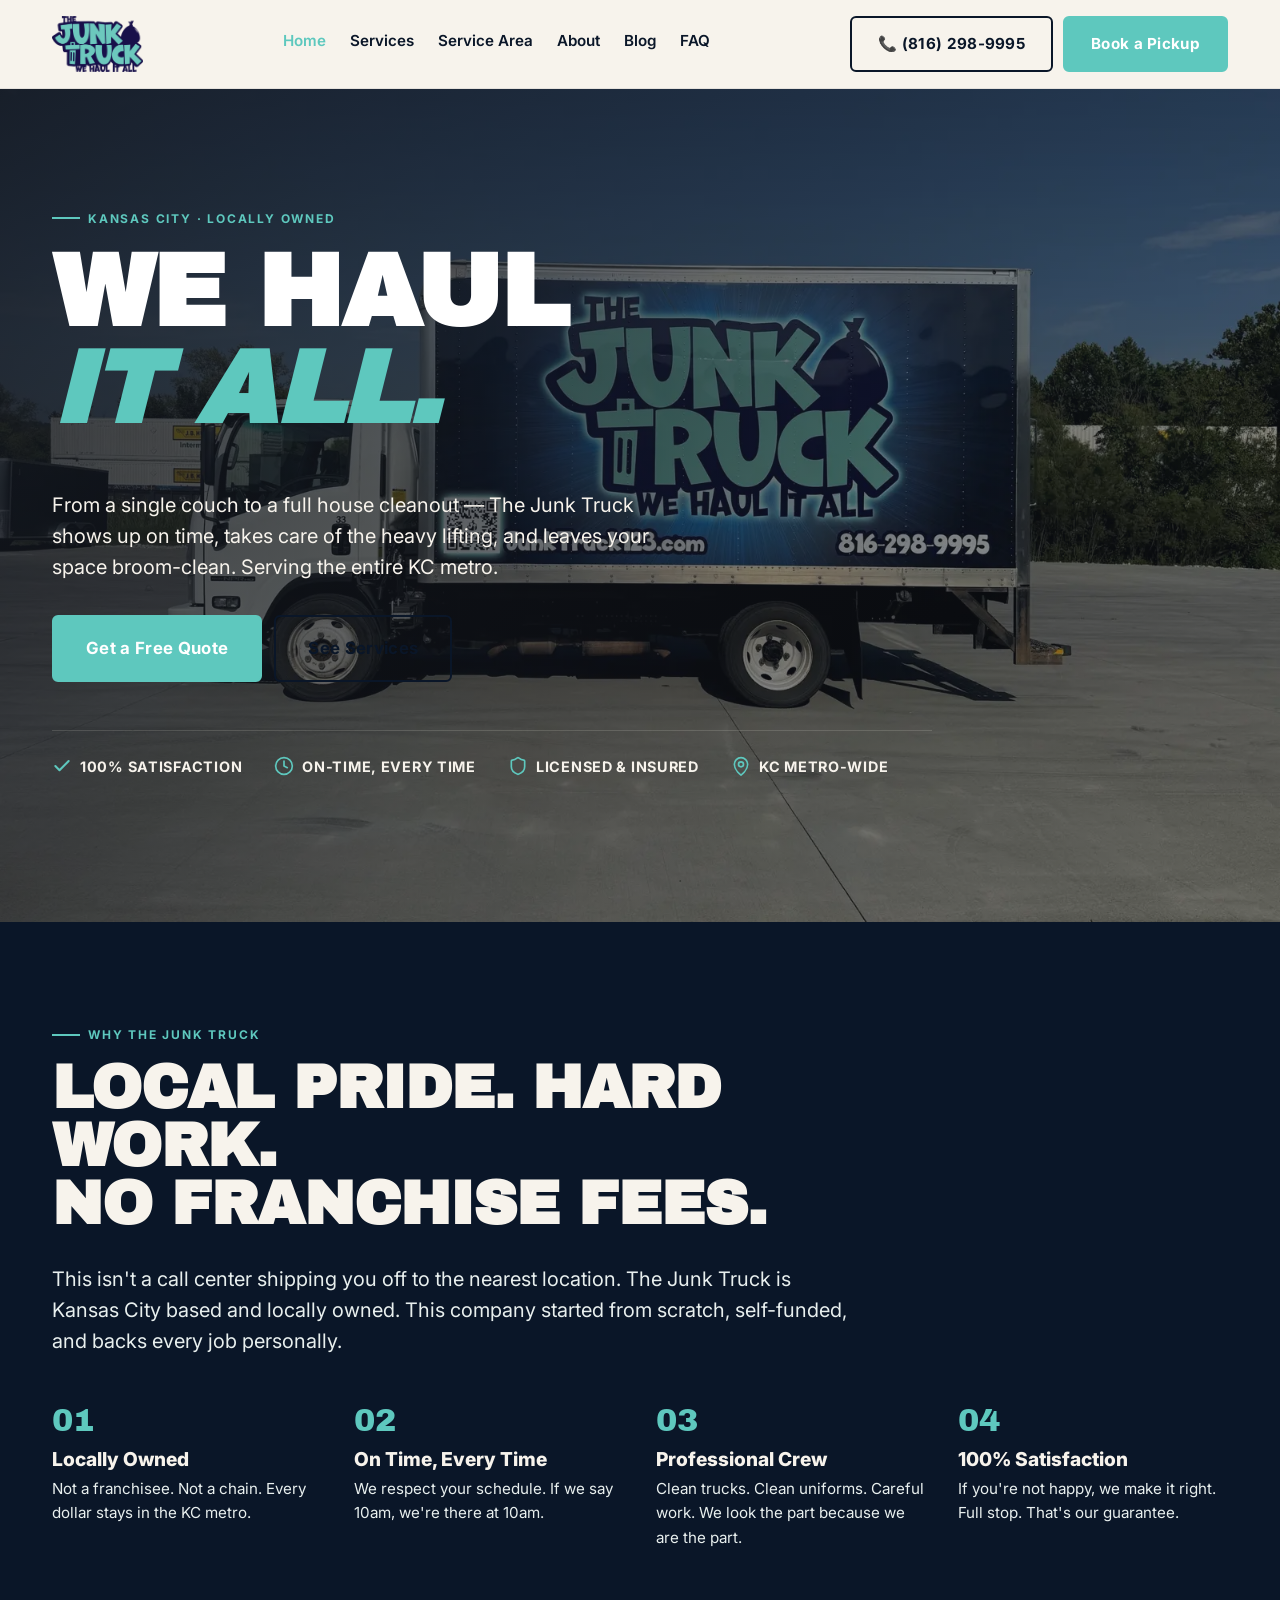
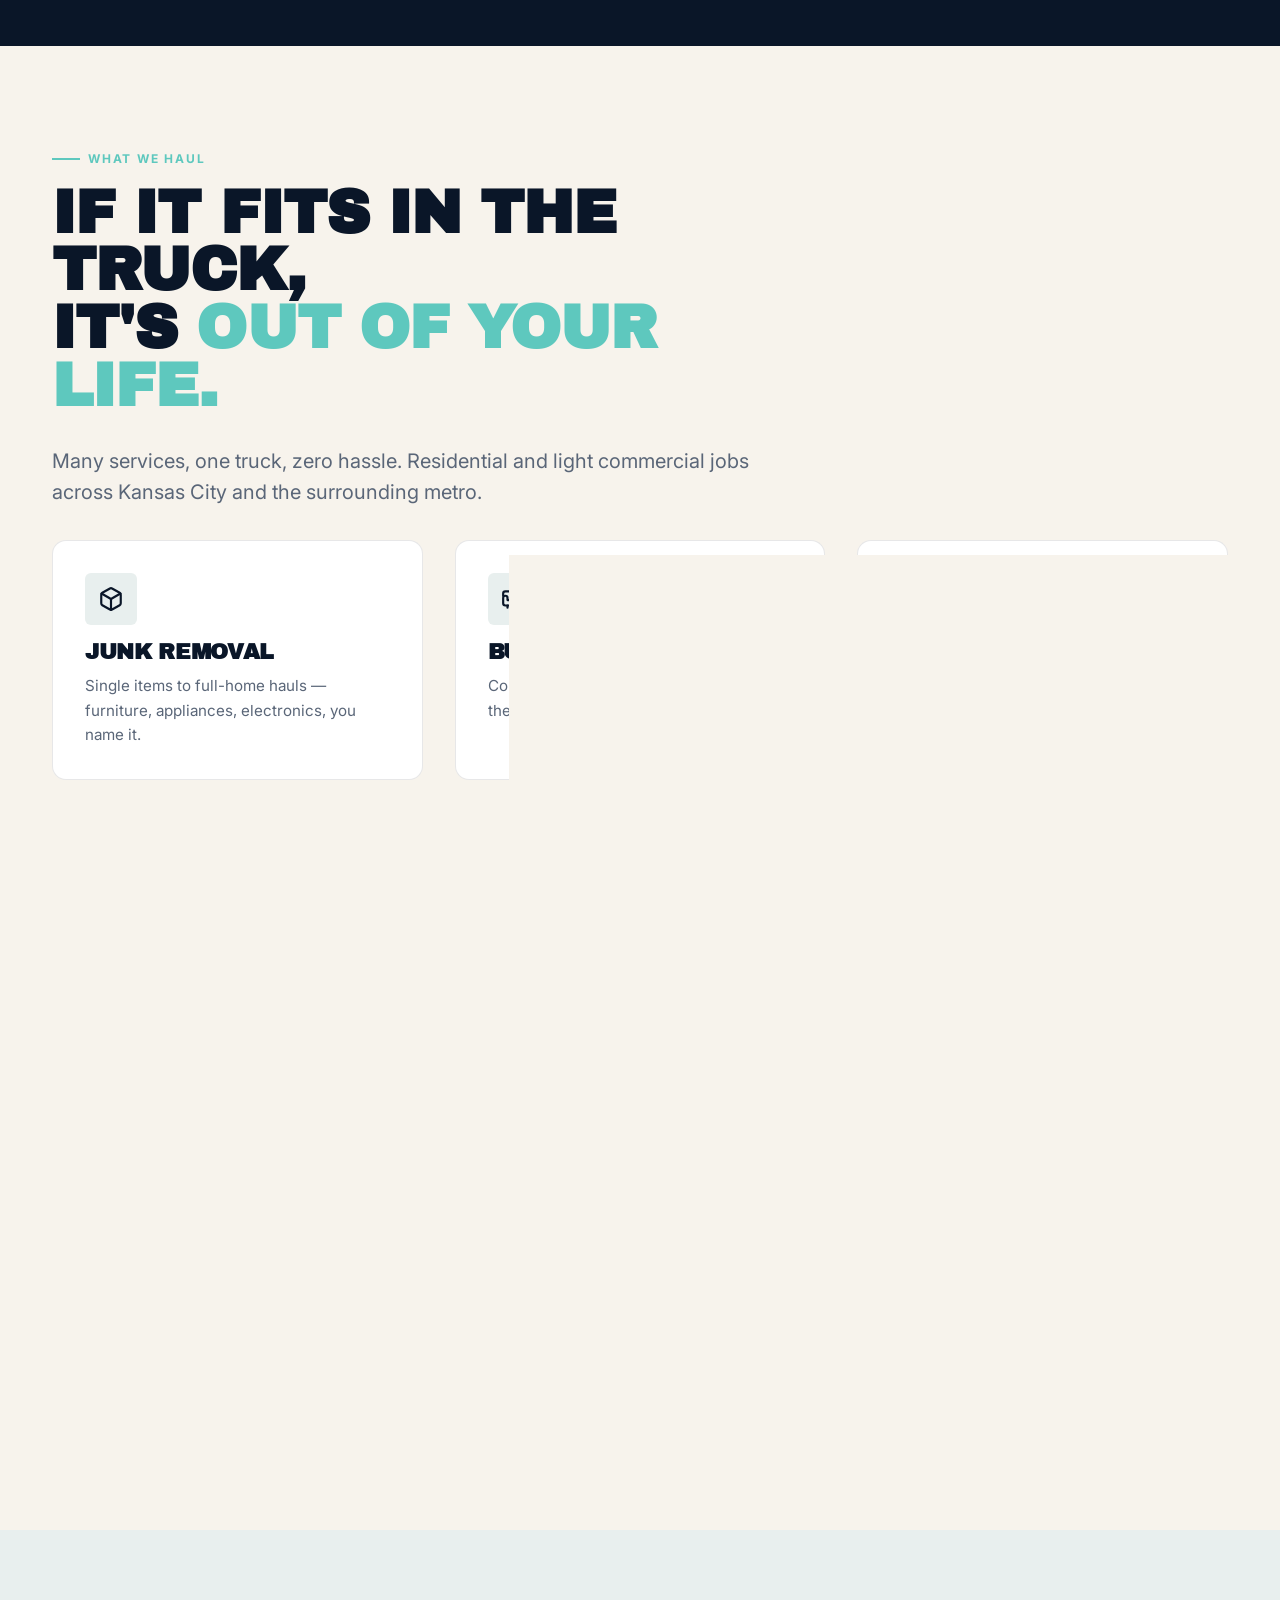
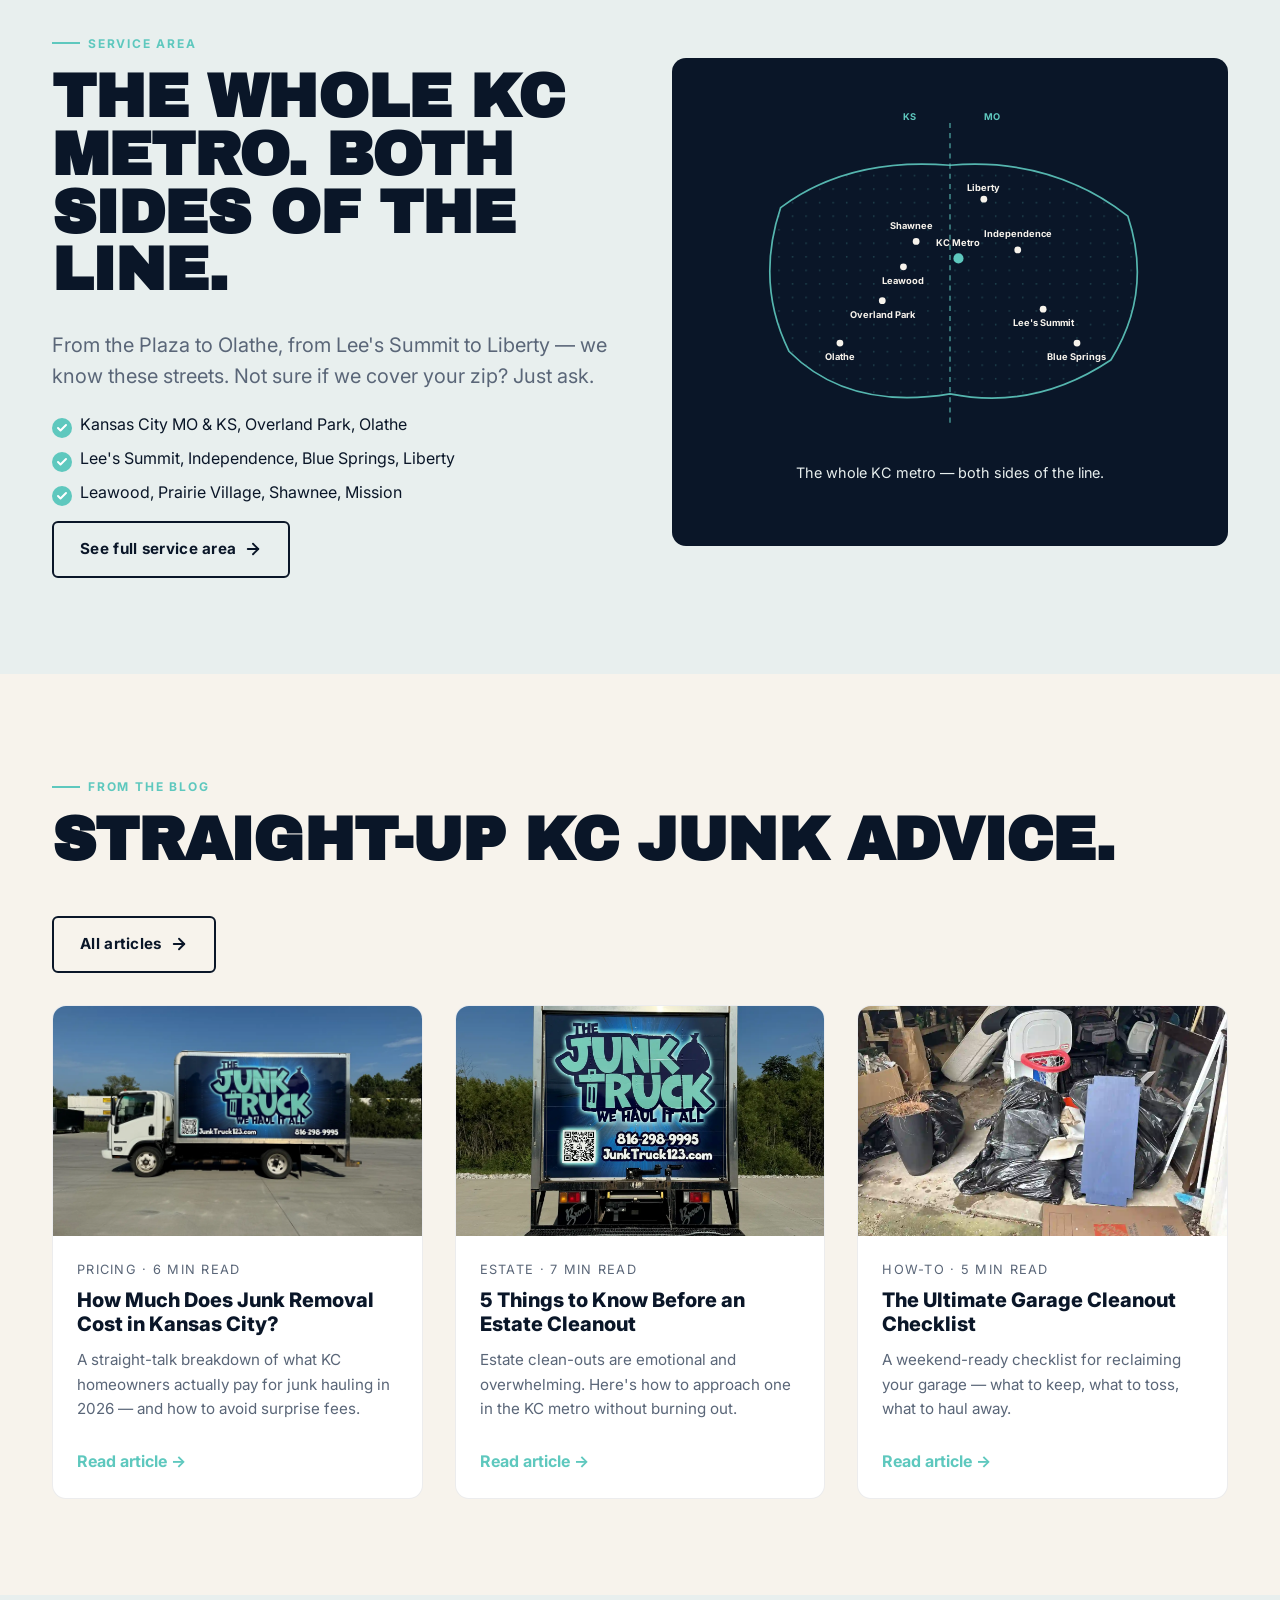
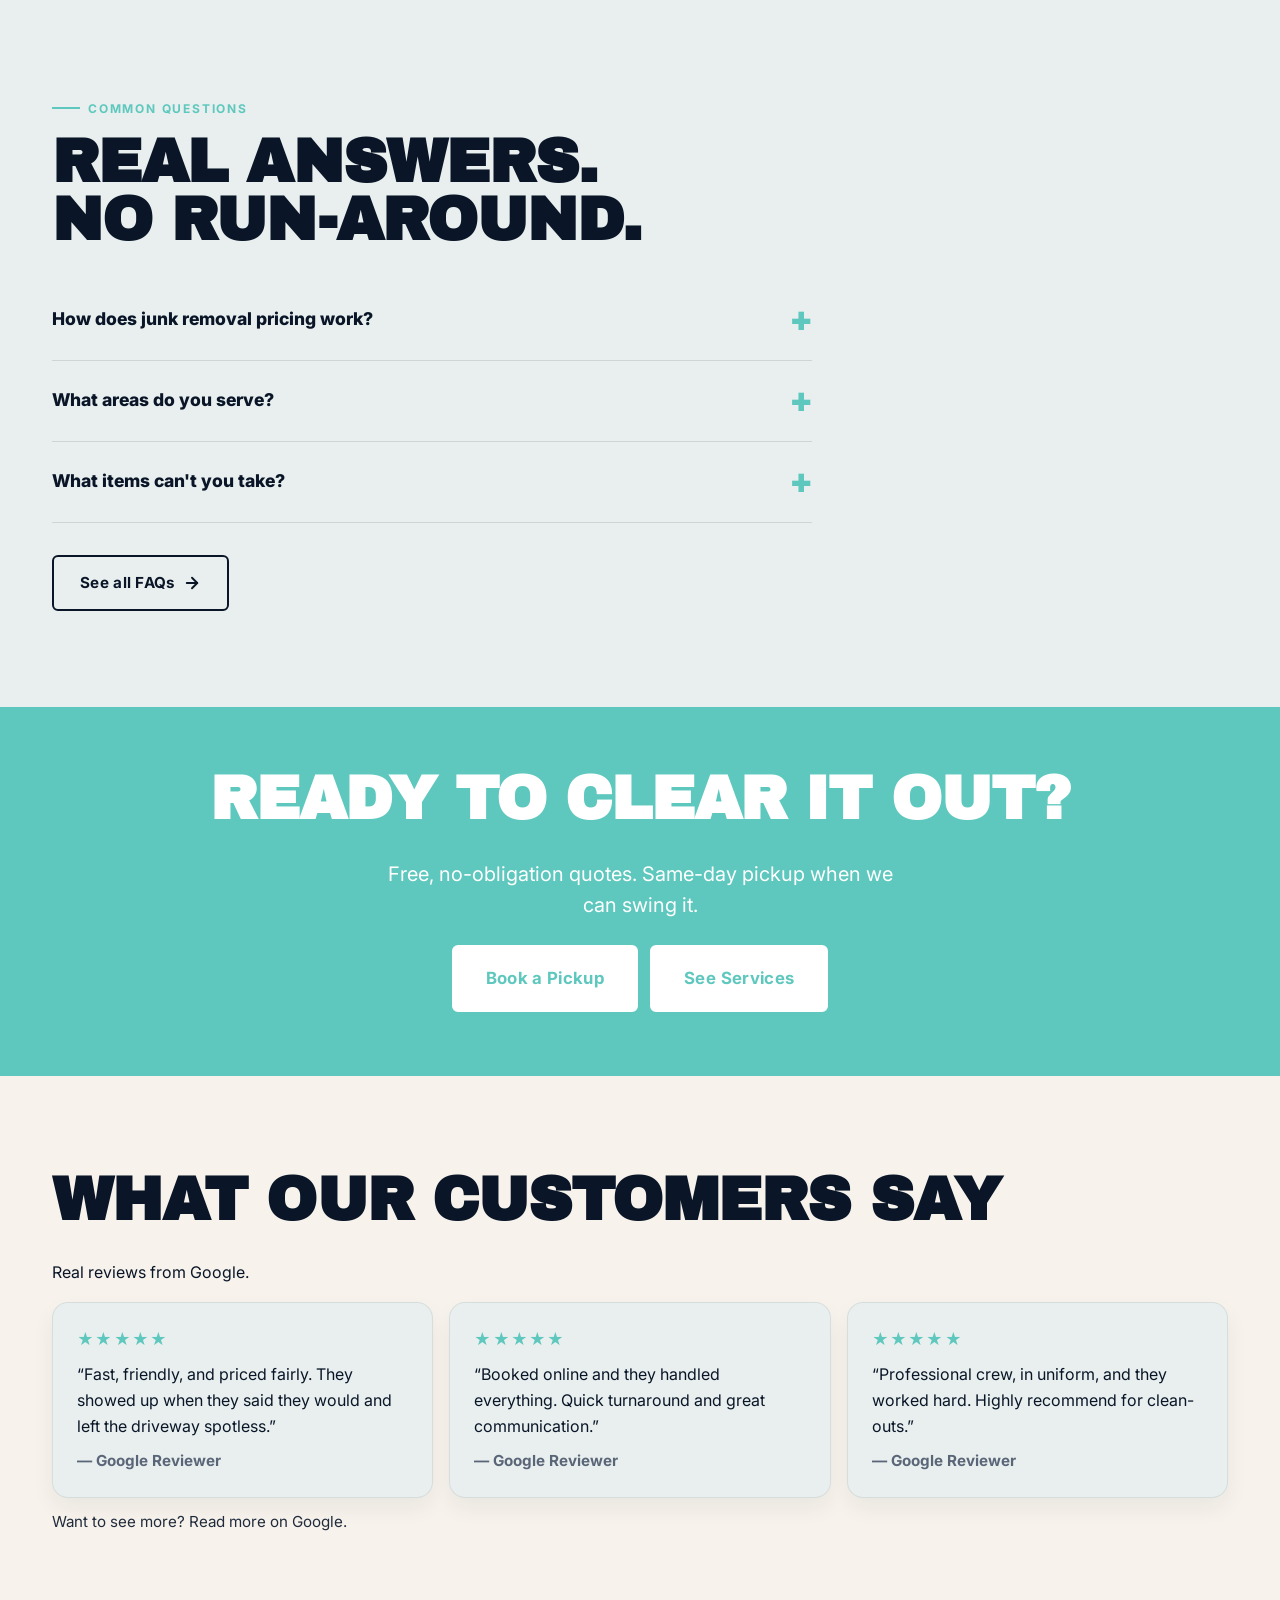
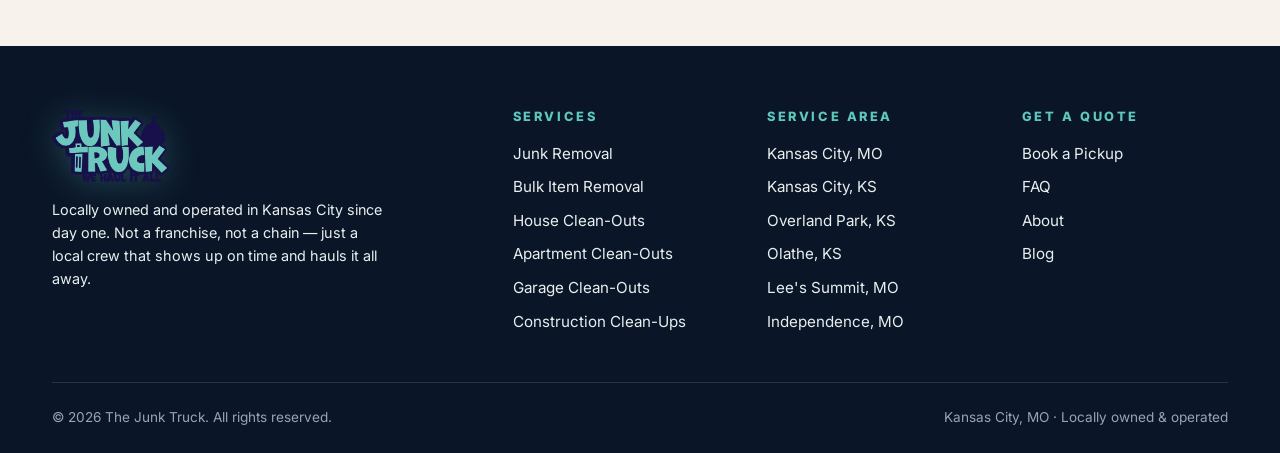
<file: index.html>
<!DOCTYPE html>
<html lang="en">
<head>
  <meta charset="UTF-8">
  <meta name="viewport" content="width=device-width, initial-scale=1.0">
  <title>Kansas City Junk Removal — We Haul It All | The Junk Truck</title>
  <meta name="description" content="Locally owned junk removal serving Kansas City, Overland Park, Olathe, Lee's Summit and the entire KC metro. We show up on time, haul it all, and back it with a 100% satisfaction guarantee.">
  <link rel="canonical" href="https://junktruck123.com/">

  <!-- Open Graph -->
  <meta property="og:title" content="Kansas City Junk Removal — We Haul It All | The Junk Truck">
  <meta property="og:description" content="Locally owned junk removal serving Kansas City, Overland Park, Olathe, Lee's Summit and the entire KC metro. We show up on time, haul it all, and back it with a 100% satisfaction guarantee.">
  <meta property="og:type" content="website">
  <meta property="og:url" content="https://junktruck123.com/">
  <meta property="og:image" content="https://junktruck123.com/assets/images/hero-truck.webp">
  <meta property="og:locale" content="en_US">

  <!-- Twitter -->
  <meta name="twitter:card" content="summary_large_image">
  <meta name="twitter:title" content="Kansas City Junk Removal — We Haul It All | The Junk Truck">
  <meta name="twitter:description" content="Locally owned junk removal serving Kansas City, Overland Park, Olathe, Lee's Summit and the entire KC metro. We show up on time, haul it all, and back it with a 100% satisfaction guarantee.">

  <!-- Fonts -->
  <link rel="preconnect" href="https://fonts.googleapis.com">
  <link rel="preconnect" href="https://fonts.gstatic.com" crossorigin>
  <link href="https://fonts.googleapis.com/css2?family=Archivo+Black&family=Inter:wght@400;500;600;700;800&family=JetBrains+Mono:wght@400;600&display=swap" rel="stylesheet">

  <!-- Styles -->
  <link rel="stylesheet" href="css/styles.css">

  <!-- Favicon -->
  <link rel="icon" type="image/svg+xml" href="data:image/svg+xml,%3Csvg xmlns='http://www.w3.org/2000/svg' viewBox='0 0 44 44'%3E%3Crect x='1' y='1' width='42' height='42' rx='8' fill='%230a1628'/%3E%3Cpath d='M6 26 L6 18 L22 18 L26 14 L34 14 L38 18 L38 26 Z' fill='none' stroke='%235ec8be' stroke-width='2.5' stroke-linejoin='round'/%3E%3Ccircle cx='13' cy='30' r='3' fill='none' stroke='%235ec8be' stroke-width='2.5'/%3E%3Ccircle cx='31' cy='30' r='3' fill='none' stroke='%235ec8be' stroke-width='2.5'/%3E%3Crect x='28' y='19' width='6' height='5' fill='%235ec8be'/%3E%3C/svg%3E">
  <meta name="theme-color" content="#0a1628">

  
<script type="application/ld+json">
{
  "@context": "https://schema.org",
  "@type": "LocalBusiness",
  "@id": "https://junktruck123.com#business",
  "name": "The Junk Truck",
  "description": "Locally owned junk removal and hauling company serving the Kansas City metro.",
  "url": "https://junktruck123.com",
  "telephone": "+1-816-298-9995",
  "priceRange": "$$",
  "image": "https://junktruck123.com/assets/images/hero-truck.webp",
  "address": {
    "@type": "PostalAddress",
    "addressLocality": "Kansas City",
    "addressRegion": "MO",
    "addressCountry": "US"
  },
  "areaServed": [
    {"@type": "City", "name": "Kansas City, MO"},
    {"@type": "City", "name": "Kansas City, KS"},
    {"@type": "City", "name": "Overland Park, KS"},
    {"@type": "City", "name": "Olathe, KS"},
    {"@type": "City", "name": "Lee's Summit, MO"},
    {"@type": "City", "name": "Independence, MO"},
    {"@type": "City", "name": "Shawnee, KS"},
    {"@type": "City", "name": "Blue Springs, MO"},
    {"@type": "City", "name": "Liberty, MO"},
    {"@type": "City", "name": "Leawood, KS"},
    {"@type": "City", "name": "Prairie Village, KS"}
  ],
  "geo": {
    "@type": "GeoCoordinates",
    "latitude": 39.0997,
    "longitude": -94.5786
  },
  "hasOfferCatalog": {
    "@type": "OfferCatalog",
    "name": "Junk Removal Services",
    "itemListElement": [
      {"@type": "Offer", "itemOffered": {"@type": "Service", "name": "Residential Junk Removal"}},
      {"@type": "Offer", "itemOffered": {"@type": "Service", "name": "Bulk Item Removal"}},
      {"@type": "Offer", "itemOffered": {"@type": "Service", "name": "House Clean-Outs"}},
      {"@type": "Offer", "itemOffered": {"@type": "Service", "name": "Estate Sale Clean-Outs"}}
    ]
  }
}
</script>
</head>
<body>
<a href="#main" class="skip-link">Skip to main content</a>
<header class="site-header">
  <div class="container">
    <div class="nav">
      <a href="index.html" class="brand" aria-label="The Junk Truck home">
        <img src="assets/images/logo.png" alt="The Junk Truck — Kansas City" class="brand-logo" width="220" height="136" loading="eager" decoding="async">
        </a>
      <nav aria-label="Primary">
        <ul class="nav-links">
          <li><a href="index.html" class="active">Home</a></li>
<li><a href="services.html" class="">Services</a></li>
<li><a href="locations.html" class="">Service Area</a></li>
<li><a href="about.html" class="">About</a></li>
<li><a href="blog.html" class="">Blog</a></li>
<li><a href="faq.html" class="">FAQ</a></li>

        </ul>
      </nav>
      <div class="nav-cta">
        <a href="tel:+18162989995" class="btn btn-outline" aria-label="Call The Junk Truck at (816) 298-9995">📞 (816) 298-9995</a>
        <a href="book.html" class="btn btn-primary">Book a Pickup</a>
      </div>
      <button class="nav-toggle" aria-expanded="false" aria-controls="mobile-menu" aria-label="Toggle menu">
        <span></span><span></span><span></span>
      </button>
    </div>
  </div>
  <div id="mobile-menu" class="mobile-menu" role="navigation" aria-label="Mobile">
    <ul>
      <li><a href="index.html">Home</a></li>
<li><a href="services.html">Services</a></li>
<li><a href="locations.html">Service Area</a></li>
<li><a href="about.html">About</a></li>
<li><a href="blog.html">Blog</a></li>
<li><a href="faq.html">FAQ</a></li>

      <li><a href="tel:+18162989995" class="btn btn-outline" aria-label="Call The Junk Truck">📞 Call (816) 298-9995</a></li>
      <li><a href="book.html" class="btn btn-primary">Book a Pickup</a></li>
    </ul>
  </div>
</header>

<main id="main">

<!-- HERO -->
<section class="hero" aria-labelledby="hero-heading">
  <div class="container">
    <div class="hero-inner">
      <span class="eyebrow">Kansas City · Locally Owned</span>
      <h1 id="hero-heading">We Haul<br><span class="accent-word">It All.</span></h1>
      <p class="lead">From a single couch to a full house cleanout — The Junk Truck shows up on time, takes care of the heavy lifting, and leaves your space broom-clean. Serving the entire KC metro.</p>
      <div class="btn-group">
        <a href="book.html" class="btn btn-primary btn-lg">Get a Free Quote</a>
        <a href="services.html" class="btn btn-outline btn-lg">See Services</a>
      </div>
      <div class="hero-meta">
        <span class="item"><svg viewBox="0 0 24 24" fill="none" stroke="currentColor" stroke-width="2.5" stroke-linecap="round" stroke-linejoin="round"><polyline points="20 6 9 17 4 12"/></svg> 100% Satisfaction</span>
        <span class="item"><svg viewBox="0 0 24 24" fill="none" stroke="currentColor" stroke-width="2" stroke-linecap="round" stroke-linejoin="round"><circle cx="12" cy="12" r="10"/><polyline points="12 6 12 12 16 14"/></svg> On-Time, Every Time</span>
        <span class="item"><svg viewBox="0 0 24 24" fill="none" stroke="currentColor" stroke-width="2" stroke-linecap="round" stroke-linejoin="round"><path d="M20 13c0 5-3.5 7.5-7.66 8.95a1 1 0 0 1-.67 0C7.5 20.5 4 18 4 13V6a1 1 0 0 1 1-1c2 0 4.5-1.2 6.24-2.72a1.17 1.17 0 0 1 1.52 0C14.51 3.81 17 5 19 5a1 1 0 0 1 1 1Z"/></svg> Licensed &amp; Insured</span>
        <span class="item"><svg viewBox="0 0 24 24" fill="none" stroke="currentColor" stroke-width="2" stroke-linecap="round" stroke-linejoin="round"><path d="M20 10c0 7-8 13-8 13s-8-6-8-13a8 8 0 0 1 16 0Z"/><circle cx="12" cy="10" r="3"/></svg> KC Metro-Wide</span>
      </div>
    </div>
  </div>
</section>

<!-- WHY US -->
<section class="section section-dark" aria-labelledby="why-heading">
  <div class="container">
    <span class="eyebrow">Why The Junk Truck</span>
    <h2 id="why-heading" style="max-width: 18ch;">Local pride. Hard work.<br>No franchise fees.</h2>
    <p class="lead max-measure" style="color: var(--bone);">This isn't a call center shipping you off to the nearest location. The Junk Truck is Kansas City based and locally owned. This company started from scratch, self-funded, and backs every job personally.</p>
    <div class="feature-row" style="margin-top: var(--s-7);">
      <div class="feature">
        <span class="num">01</span>
        <h3>Locally Owned</h3>
        <p>Not a franchisee. Not a chain. Every dollar stays in the KC metro.</p>
      </div>
      <div class="feature">
        <span class="num">02</span>
        <h3>On Time, Every Time</h3>
        <p>We respect your schedule. If we say 10am, we're there at 10am.</p>
      </div>
      <div class="feature">
        <span class="num">03</span>
        <h3>Professional Crew</h3>
        <p>Clean trucks. Clean uniforms. Careful work. We look the part because we are the part.</p>
      </div>
      <div class="feature">
        <span class="num">04</span>
        <h3>100% Satisfaction</h3>
        <p>If you're not happy, we make it right. Full stop. That's our guarantee.</p>
      </div>
    </div>
  </div>
</section>

<!-- SERVICES -->
<section class="section" aria-labelledby="services-heading">
  <div class="container">
    <div style="max-width: 720px; margin-bottom: var(--s-6);">
      <span class="eyebrow">What We Haul</span>
      <h2 id="services-heading">If it fits in the truck,<br>it's <span class="accent">out of your life.</span></h2>
      <p class="lead text-muted">Many services, one truck, zero hassle. Residential and light commercial jobs across Kansas City and the surrounding metro.</p>
    </div>
    <div class="grid grid-3">
      <a href="services.html#junk-removal" class="service-card">
          <span class="service-icon"><svg viewBox="0 0 24 24" fill="none" stroke="currentColor" stroke-width="2" stroke-linecap="round" stroke-linejoin="round"><path d="M21 8a2 2 0 0 0-1-1.73l-7-4a2 2 0 0 0-2 0l-7 4A2 2 0 0 0 3 8v8a2 2 0 0 0 1 1.73l7 4a2 2 0 0 0 2 0l7-4A2 2 0 0 0 21 16Z"/><polyline points="3.27 6.96 12 12.01 20.73 6.96"/><line x1="12" y1="22.08" x2="12" y2="12"/></svg></span>
          <span class="arrow"><svg viewBox="0 0 24 24" fill="none" stroke="currentColor" stroke-width="2.5" stroke-linecap="round" stroke-linejoin="round"><line x1="5" y1="12" x2="19" y2="12"/><polyline points="12 5 19 12 12 19"/></svg></span>
          <h3>Junk Removal</h3>
          <p>Single items to full-home hauls — furniture, appliances, electronics, you name it.</p>
        </a>
<a href="services.html#bulk-item-removal" class="service-card">
          <span class="service-icon"><svg viewBox="0 0 24 24" fill="none" stroke="currentColor" stroke-width="2" stroke-linecap="round" stroke-linejoin="round"><path d="M20 9V7a2 2 0 0 0-2-2h-4a2 2 0 0 0-2 2v2"/><path d="M10 9V7a2 2 0 0 0-2-2H4a2 2 0 0 0-2 2v2"/><path d="M2 11v5a2 2 0 0 0 2 2h16a2 2 0 0 0 2-2v-5a2 2 0 0 0-4 0v2H6v-2a2 2 0 0 0-4 0Z"/><line x1="6" y1="18" x2="6" y2="20"/><line x1="18" y1="18" x2="18" y2="20"/></svg></span>
          <span class="arrow"><svg viewBox="0 0 24 24" fill="none" stroke="currentColor" stroke-width="2.5" stroke-linecap="round" stroke-linejoin="round"><line x1="5" y1="12" x2="19" y2="12"/><polyline points="12 5 19 12 12 19"/></svg></span>
          <h3>Bulk Item Removal</h3>
          <p>Couches, mattresses, fridges, hot tubs — the big stuff municipal trash won't take.</p>
        </a>
<a href="services.html#house-clean-outs" class="service-card">
          <span class="service-icon"><svg viewBox="0 0 24 24" fill="none" stroke="currentColor" stroke-width="2" stroke-linecap="round" stroke-linejoin="round"><path d="m3 9 9-7 9 7v11a2 2 0 0 1-2 2H5a2 2 0 0 1-2-2Z"/><polyline points="9 22 9 12 15 12 15 22"/></svg></span>
          <span class="arrow"><svg viewBox="0 0 24 24" fill="none" stroke="currentColor" stroke-width="2.5" stroke-linecap="round" stroke-linejoin="round"><line x1="5" y1="12" x2="19" y2="12"/><polyline points="12 5 19 12 12 19"/></svg></span>
          <h3>House Clean-Outs</h3>
          <p>Whole-home clears for move-outs, foreclosures, rentals, or downsizing.</p>
        </a>
<a href="services.html#apartment-clean-outs" class="service-card">
          <span class="service-icon"><svg viewBox="0 0 24 24" fill="none" stroke="currentColor" stroke-width="2" stroke-linecap="round" stroke-linejoin="round"><rect x="4" y="2" width="16" height="20" rx="2"/><path d="M9 22v-4h6v4"/><path d="M8 6h.01"/><path d="M16 6h.01"/><path d="M12 6h.01"/><path d="M8 10h.01"/><path d="M16 10h.01"/><path d="M12 10h.01"/><path d="M8 14h.01"/><path d="M16 14h.01"/><path d="M12 14h.01"/></svg></span>
          <span class="arrow"><svg viewBox="0 0 24 24" fill="none" stroke="currentColor" stroke-width="2.5" stroke-linecap="round" stroke-linejoin="round"><line x1="5" y1="12" x2="19" y2="12"/><polyline points="12 5 19 12 12 19"/></svg></span>
          <h3>Apartment Clean-Outs</h3>
          <p>Fast, clean move-out hauls that meet your landlord's deadline.</p>
        </a>
<a href="services.html#garage-clean-outs" class="service-card">
          <span class="service-icon"><svg viewBox="0 0 24 24" fill="none" stroke="currentColor" stroke-width="2" stroke-linecap="round" stroke-linejoin="round"><path d="M3 10 12 3l9 7"/><path d="M5 10v10h14V10"/><path d="M7 14h10"/><path d="M7 18h10"/></svg></span>
          <span class="arrow"><svg viewBox="0 0 24 24" fill="none" stroke="currentColor" stroke-width="2.5" stroke-linecap="round" stroke-linejoin="round"><line x1="5" y1="12" x2="19" y2="12"/><polyline points="12 5 19 12 12 19"/></svg></span>
          <h3>Garage Clean-Outs</h3>
          <p>Reclaim your garage — old tools, bikes, paint cans, broken furniture, you name it.</p>
        </a>
<a href="services.html#construction-clean-ups" class="service-card">
          <span class="service-icon"><svg viewBox="0 0 24 24" fill="none" stroke="currentColor" stroke-width="2" stroke-linecap="round" stroke-linejoin="round"><path d="M14.7 6.3a1 1 0 0 0 0 1.4l1.6 1.6a1 1 0 0 0 1.4 0l3.77-3.77a6 6 0 0 1-7.94 7.94l-6.91 6.91a2.12 2.12 0 0 1-3-3l6.91-6.91a6 6 0 0 1 7.94-7.94l-3.76 3.76Z"/></svg></span>
          <span class="arrow"><svg viewBox="0 0 24 24" fill="none" stroke="currentColor" stroke-width="2.5" stroke-linecap="round" stroke-linejoin="round"><line x1="5" y1="12" x2="19" y2="12"/><polyline points="12 5 19 12 12 19"/></svg></span>
          <h3>Construction Clean-Ups</h3>
          <p>Post-remodel, demo, and punch-list debris cleared so your crew can close out.</p>
        </a>
<a href="services.html#yard-waste-removal" class="service-card">
          <span class="service-icon"><svg viewBox="0 0 24 24" fill="none" stroke="currentColor" stroke-width="2" stroke-linecap="round" stroke-linejoin="round"><path d="M11 20A7 7 0 0 1 9.8 6.1C15.5 5 17 4.48 19.2 2c1 1.5 2 5 2 8 0 5.5-4.78 10-10 10Z"/><path d="M2 21c0-3 1.85-5.36 5.08-6"/></svg></span>
          <span class="arrow"><svg viewBox="0 0 24 24" fill="none" stroke="currentColor" stroke-width="2.5" stroke-linecap="round" stroke-linejoin="round"><line x1="5" y1="12" x2="19" y2="12"/><polyline points="12 5 19 12 12 19"/></svg></span>
          <h3>Yard Waste Removal</h3>
          <p>Branches, brush, bagged leaves, old mulch, dirt piles — gone.</p>
        </a>
<a href="services.html#estate-sale-clean-outs" class="service-card">
          <span class="service-icon"><svg viewBox="0 0 24 24" fill="none" stroke="currentColor" stroke-width="2" stroke-linecap="round" stroke-linejoin="round"><path d="M20.84 4.61a5.5 5.5 0 0 0-7.78 0L12 5.67l-1.06-1.06a5.5 5.5 0 0 0-7.78 7.78l1.06 1.06L12 21.23l7.78-7.78 1.06-1.06a5.5 5.5 0 0 0 0-7.78Z"/></svg></span>
          <span class="arrow"><svg viewBox="0 0 24 24" fill="none" stroke="currentColor" stroke-width="2.5" stroke-linecap="round" stroke-linejoin="round"><line x1="5" y1="12" x2="19" y2="12"/><polyline points="12 5 19 12 12 19"/></svg></span>
          <h3>Estate Sale Clean-Outs</h3>
          <p>Respectful, discreet clears after an estate sale or loss. We handle it so you don't have to.</p>
        </a>
<a href="services.html#hoa-bulk-item-days" class="service-card">
          <span class="service-icon"><svg viewBox="0 0 24 24" fill="none" stroke="currentColor" stroke-width="2" stroke-linecap="round" stroke-linejoin="round"><path d="M17 21v-2a4 4 0 0 0-4-4H5a4 4 0 0 0-4 4v2"/><circle cx="9" cy="7" r="4"/><path d="M23 21v-2a4 4 0 0 0-3-3.87"/><path d="M16 3.13a4 4 0 0 1 0 7.75"/></svg></span>
          <span class="arrow"><svg viewBox="0 0 24 24" fill="none" stroke="currentColor" stroke-width="2.5" stroke-linecap="round" stroke-linejoin="round"><line x1="5" y1="12" x2="19" y2="12"/><polyline points="12 5 19 12 12 19"/></svg></span>
          <h3>HOA Bulk Item Days</h3>
          <p>Scheduled neighborhood clean-ups — one truck, one day, no hassle for your board.</p>
        </a>

    </div>
    <div style="margin-top: var(--s-6);">
      <a href="services.html" class="btn btn-outline">See all services <svg viewBox="0 0 24 24" fill="none" stroke="currentColor" stroke-width="2.5" stroke-linecap="round" stroke-linejoin="round"><line x1="5" y1="12" x2="19" y2="12"/><polyline points="12 5 19 12 12 19"/></svg></a>
    </div>
  </div>
</section>

<!-- SERVICE AREA TEASER -->
<section class="section" style="background: var(--bone);" aria-labelledby="area-heading">
  <div class="container">
    <div class="split">
      <div>
        <span class="eyebrow">Service Area</span>
        <h2 id="area-heading">The whole KC metro. Both sides of the line.</h2>
        <p class="lead text-muted">From the Plaza to Olathe, from Lee's Summit to Liberty — we know these streets. Not sure if we cover your zip? Just ask.</p>
        <ul class="check-list" style="list-style:none; padding:0;">
          <li style="padding-left: 28px; position: relative; margin-bottom: var(--s-2);">Kansas City MO &amp; KS, Overland Park, Olathe</li>
          <li style="padding-left: 28px; position: relative; margin-bottom: var(--s-2);">Lee's Summit, Independence, Blue Springs, Liberty</li>
          <li style="padding-left: 28px; position: relative; margin-bottom: var(--s-2);">Leawood, Prairie Village, Shawnee, Mission</li>
        </ul>
        <a href="locations.html" class="btn btn-outline">See full service area <svg viewBox="0 0 24 24" fill="none" stroke="currentColor" stroke-width="2.5" stroke-linecap="round" stroke-linejoin="round"><line x1="5" y1="12" x2="19" y2="12"/><polyline points="12 5 19 12 12 19"/></svg></a>
      </div>
      <div class="service-area-map">
        <svg viewBox="0 0 600 400" aria-label="Kansas City metro service area" role="img" xmlns="http://www.w3.org/2000/svg" style="max-width:520px;">
  <defs>
    <pattern id="dots" patternUnits="userSpaceOnUse" width="16" height="16">
      <circle cx="2" cy="2" r="1" fill="#5ec8be" opacity="0.3"/>
    </pattern>
  </defs>
  <!-- State line -->
  <line x1="300" y1="20" x2="300" y2="380" stroke="#5ec8be" stroke-width="2" stroke-dasharray="6 6" opacity="0.6"/>
  <text x="260" y="16" font-family="Inter, sans-serif" font-size="11" fill="#5ec8be" font-weight="700" text-anchor="end">KS</text>
  <text x="340" y="16" font-family="Inter, sans-serif" font-size="11" fill="#5ec8be" font-weight="700">MO</text>
  <!-- Service area blob -->
  <path d="M 100 120 Q 180 60 300 70 Q 420 60 510 130 Q 540 220 490 300 Q 400 360 300 340 Q 180 360 110 290 Q 70 210 100 120 Z"
        fill="url(#dots)" stroke="#5ec8be" stroke-width="2" opacity="0.9"/>
  <!-- City labels -->
  <g font-family="Inter, sans-serif" font-size="11" font-weight="700" fill="#f7f3ec" text-anchor="middle">
    <circle cx="310" cy="180" r="6" fill="#5ec8be"/>
    <text x="310" y="165">KC Metro</text>

    <circle cx="220" cy="230" r="4" fill="#f7f3ec"/>
    <text x="220" y="250">Overland Park</text>

    <circle cx="170" cy="280" r="4" fill="#f7f3ec"/>
    <text x="170" y="300">Olathe</text>

    <circle cx="410" cy="240" r="4" fill="#f7f3ec"/>
    <text x="410" y="260">Lee's Summit</text>

    <circle cx="380" cy="170" r="4" fill="#f7f3ec"/>
    <text x="380" y="155">Independence</text>

    <circle cx="260" cy="160" r="4" fill="#f7f3ec"/>
    <text x="255" y="145">Shawnee</text>

    <circle cx="340" cy="110" r="4" fill="#f7f3ec"/>
    <text x="340" y="100">Liberty</text>

    <circle cx="245" cy="190" r="4" fill="#f7f3ec"/>
    <text x="245" y="210">Leawood</text>

    <circle cx="450" cy="280" r="4" fill="#f7f3ec"/>
    <text x="450" y="300">Blue Springs</text>
  </g>
</svg>
        <p style="margin-top: var(--s-4); color: var(--bone); font-size: 0.9rem;">The whole KC metro — both sides of the line.</p>
      </div>
    </div>
  </div>
</section>

<!-- BLOG TEASER -->
<section class="section" aria-labelledby="blog-teaser-heading">
  <div class="container">
    <div style="display:flex; justify-content:space-between; align-items:end; flex-wrap:wrap; gap: var(--s-4); margin-bottom: var(--s-6);">
      <div>
        <span class="eyebrow">From the blog</span>
        <h2 id="blog-teaser-heading">Straight-up KC junk advice.</h2>
      </div>
      <a href="blog.html" class="btn btn-outline">All articles <svg viewBox="0 0 24 24" fill="none" stroke="currentColor" stroke-width="2.5" stroke-linecap="round" stroke-linejoin="round"><line x1="5" y1="12" x2="19" y2="12"/><polyline points="12 5 19 12 12 19"/></svg></a>
    </div>
    <div class="blog-grid">
      <a href="blog/junk-removal-cost-kansas-city.html" class="post-card">
          <div class="thumb"><img src="assets/images/hero-truck.webp" alt="" loading="lazy"></div>
          <div class="body">
            <div class="meta">Pricing · 6 min read</div>
            <h3>How Much Does Junk Removal Cost in Kansas City?</h3>
            <p>A straight-talk breakdown of what KC homeowners actually pay for junk hauling in 2026 — and how to avoid surprise fees.</p>
            <span class="read-more">Read article →</span>
          </div>
        </a>
<a href="blog/estate-cleanout-checklist.html" class="post-card">
          <div class="thumb"><img src="assets/images/clean-interior.webp" alt="" loading="lazy"></div>
          <div class="body">
            <div class="meta">Estate · 7 min read</div>
            <h3>5 Things to Know Before an Estate Cleanout</h3>
            <p>Estate clean-outs are emotional and overwhelming. Here's how to approach one in the KC metro without burning out.</p>
            <span class="read-more">Read article →</span>
          </div>
        </a>
<a href="blog/garage-cleanout-checklist.html" class="post-card">
          <div class="thumb"><img src="assets/images/garage-cleanout.webp" alt="" loading="lazy"></div>
          <div class="body">
            <div class="meta">How-to · 5 min read</div>
            <h3>The Ultimate Garage Cleanout Checklist</h3>
            <p>A weekend-ready checklist for reclaiming your garage — what to keep, what to toss, what to haul away.</p>
            <span class="read-more">Read article →</span>
          </div>
        </a>

    </div>
  </div>
</section>

<!-- FAQ TEASER -->
<section class="section" style="background: var(--bone);" aria-labelledby="faq-teaser-heading">
  <div class="container">
    <div style="max-width: 760px;">
      <span class="eyebrow">Common Questions</span>
      <h2 id="faq-teaser-heading">Real answers.<br>No run-around.</h2>
      <div class="accordion">
        <details>
          <summary>How does junk removal pricing work?</summary>
          <p>We price by volume — how much space your stuff takes up in the truck. We'll take a look, give you a firm quote before we start, and that's the price. No hidden fees, no surprises. Single-item pickups (like a mattress or a couch) have a flat rate. Bigger jobs are priced by quarter, half, and full truck loads.</p>
        </details>
<details>
          <summary>What areas do you serve?</summary>
          <p>The entire Kansas City metro — both sides of the state line. That includes Kansas City MO and KS, Overland Park, Olathe, Lee's Summit, Independence, Shawnee, Blue Springs, Liberty, Leawood, Prairie Village, and every suburb in between. If you're not sure, just ask.</p>
        </details>
<details>
          <summary>What items can't you take?</summary>
          <p>A few things local regulations don't let us haul: hazardous waste, wet paint (dry it out first and we'll grab it), automotive fluids, medical waste, and asbestos. Pretty much everything else is fair game.</p>
        </details>

      </div>
      <a href="faq.html" class="btn btn-outline" style="margin-top: var(--s-6);">See all FAQs <svg viewBox="0 0 24 24" fill="none" stroke="currentColor" stroke-width="2.5" stroke-linecap="round" stroke-linejoin="round"><line x1="5" y1="12" x2="19" y2="12"/><polyline points="12 5 19 12 12 19"/></svg></a>
    </div>
  </div>
</section>

<!-- FINAL CTA -->
<section class="cta-band">
  <div class="container">
    <h2>Ready to clear it out?</h2>
    <p class="lead" style="color: #fff; margin: 0 auto var(--s-5); max-width: 540px;">Free, no-obligation quotes. Same-day pickup when we can swing it.</p>
    <div class="btn-group" style="justify-content: center;">
      <a href="book.html" class="btn btn-lg">Book a Pickup</a>
      <a href="services.html" class="btn btn-outline btn-lg">See Services</a>
    </div>
  </div>
</section>

</main>
<!-- Reviews -->
<section id="reviews" class="section">
  <div class="container">
    <h2>What our customers say</h2>
    <p class="muted">Real reviews from Google.</p>

    <div class="reviews-embed" aria-label="Google reviews">
      <script src="https://static.elfsight.com/platform/platform.js" async></script>
      <div class="reviews-grid">
        <article class="review-card">
          <div class="stars" aria-label="5 out of 5 stars">★★★★★</div>
          <p class="quote">“Fast, friendly, and priced fairly. They showed up when they said they would and left the driveway spotless.”</p>
          <p class="meta">— Google Reviewer</p>
        </article>
        <article class="review-card">
          <div class="stars" aria-label="5 out of 5 stars">★★★★★</div>
          <p class="quote">“Booked online and they handled everything. Quick turnaround and great communication.”</p>
          <p class="meta">— Google Reviewer</p>
        </article>
        <article class="review-card">
          <div class="stars" aria-label="5 out of 5 stars">★★★★★</div>
          <p class="quote">“Professional crew, in uniform, and they worked hard. Highly recommend for clean-outs.”</p>
          <p class="meta">— Google Reviewer</p>
        </article>
      </div>
      <noscript>Reviews require JavaScript to load.</noscript>
    </div>

    <p class="fineprint">Want to see more? <a href="https://www.google.com/search?q=The+Junk+Truck+Kansas+City+reviews" target="_blank" rel="noopener">Read more on Google</a>.</p>
  </div>
</section>


<footer class="site-footer">
  <div class="container">
    <div class="footer-grid">
      <div class="footer-brand">
        <div class="brand">
          <img src="assets/images/logo.png" alt="The Junk Truck — Kansas City" class="brand-logo" width="220" height="136" loading="eager" decoding="async">
          </div>
        <p>Locally owned and operated in Kansas City since day one. Not a franchise, not a chain — just a local crew that shows up on time and hauls it all away.</p>
      </div>
      <div>
        <h4>Services</h4>
        <ul><li><a href="services.html#junk-removal">Junk Removal</a></li>
<li><a href="services.html#bulk-item-removal">Bulk Item Removal</a></li>
<li><a href="services.html#house-clean-outs">House Clean-Outs</a></li>
<li><a href="services.html#apartment-clean-outs">Apartment Clean-Outs</a></li>
<li><a href="services.html#garage-clean-outs">Garage Clean-Outs</a></li>
<li><a href="services.html#construction-clean-ups">Construction Clean-Ups</a></li>
</ul>
      </div>
      <div>
        <h4>Service Area</h4>
        <ul><li><a href="locations.html">Kansas City, MO</a></li>
<li><a href="locations.html">Kansas City, KS</a></li>
<li><a href="locations.html">Overland Park, KS</a></li>
<li><a href="locations.html">Olathe, KS</a></li>
<li><a href="locations.html">Lee's Summit, MO</a></li>
<li><a href="locations.html">Independence, MO</a></li>
</ul>
      </div>
      <div>
        <h4>Get a Quote</h4>
        <ul>
          <li><a href="book.html">Book a Pickup</a></li>
          <li><a href="faq.html">FAQ</a></li>
          <li><a href="about.html">About</a></li>
          <li><a href="blog.html">Blog</a></li>
        </ul>
      </div>
    </div>
    <div class="copyright">
      <div>© 2026 The Junk Truck. All rights reserved.</div>
      <div>Kansas City, MO · Locally owned &amp; operated</div>
    </div>
  </div>
</footer>
<script src="js/main.js" defer></script>
</body></html>
</file>
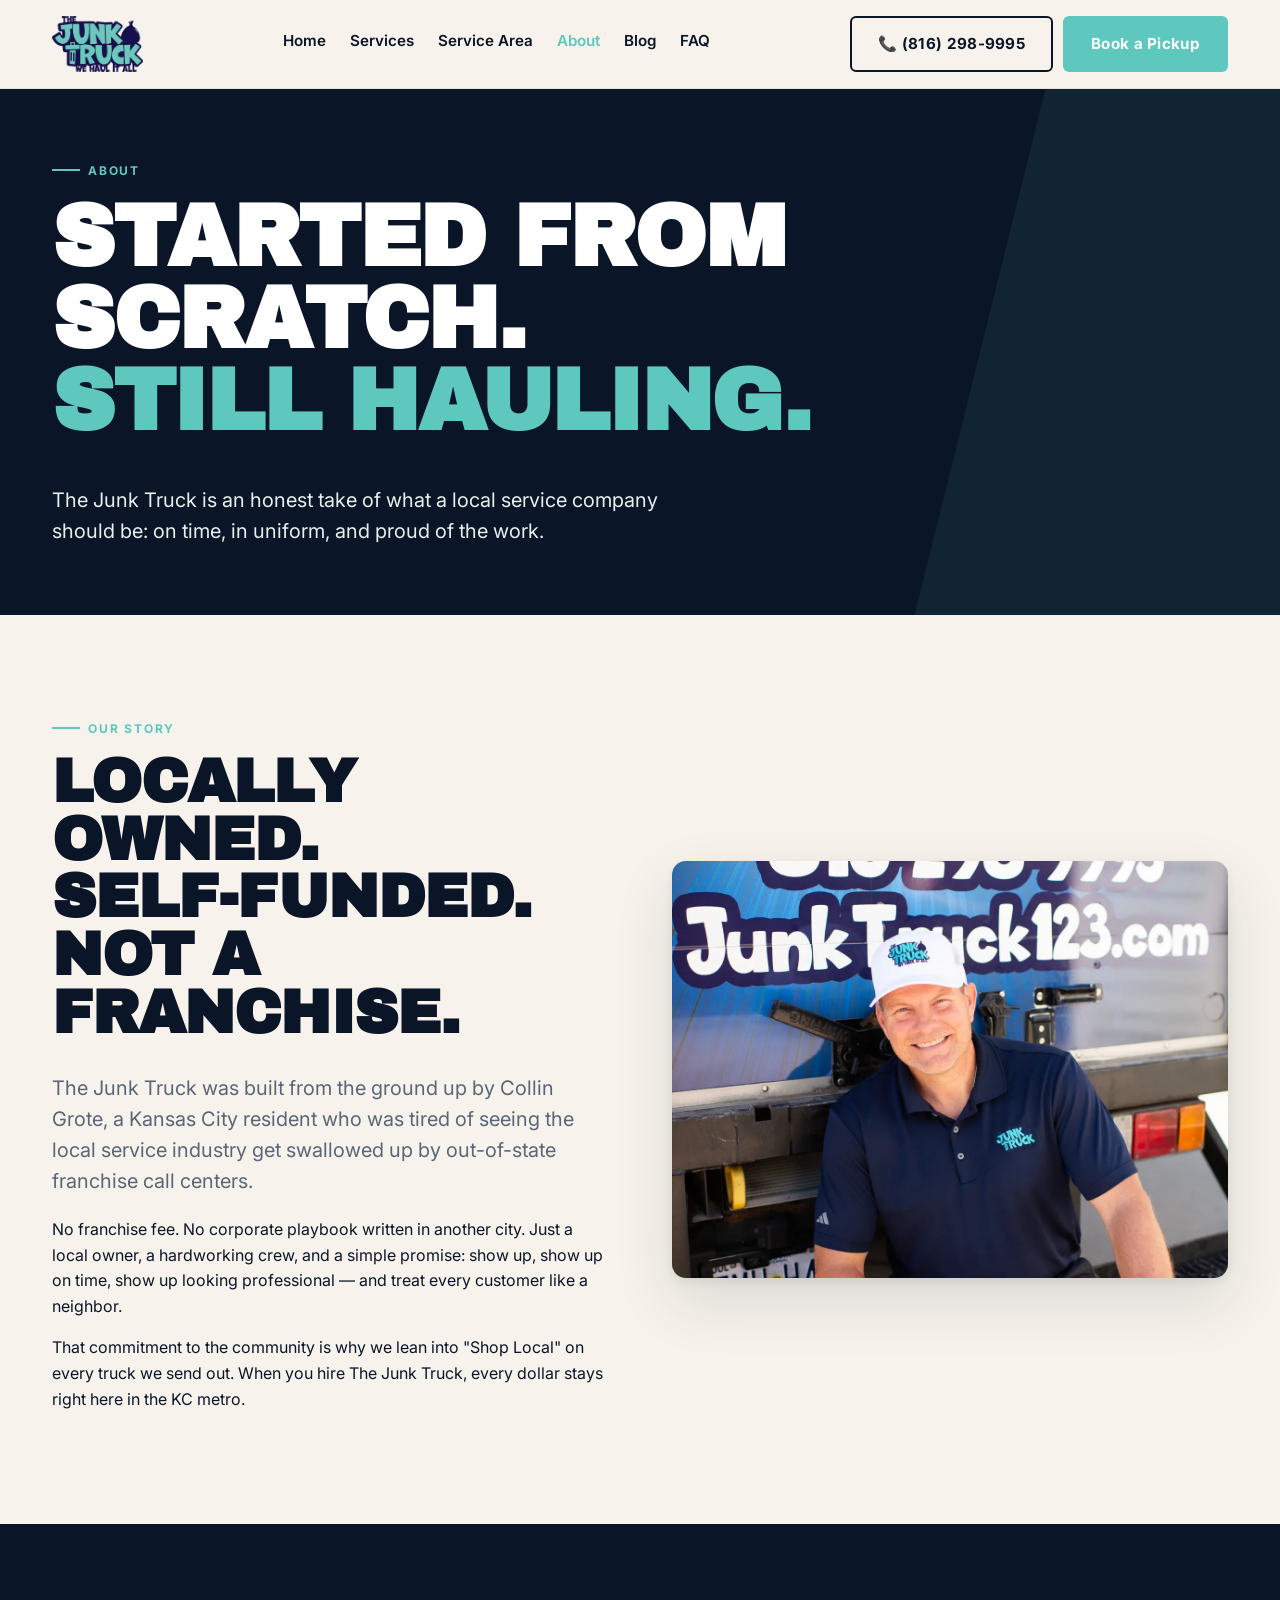
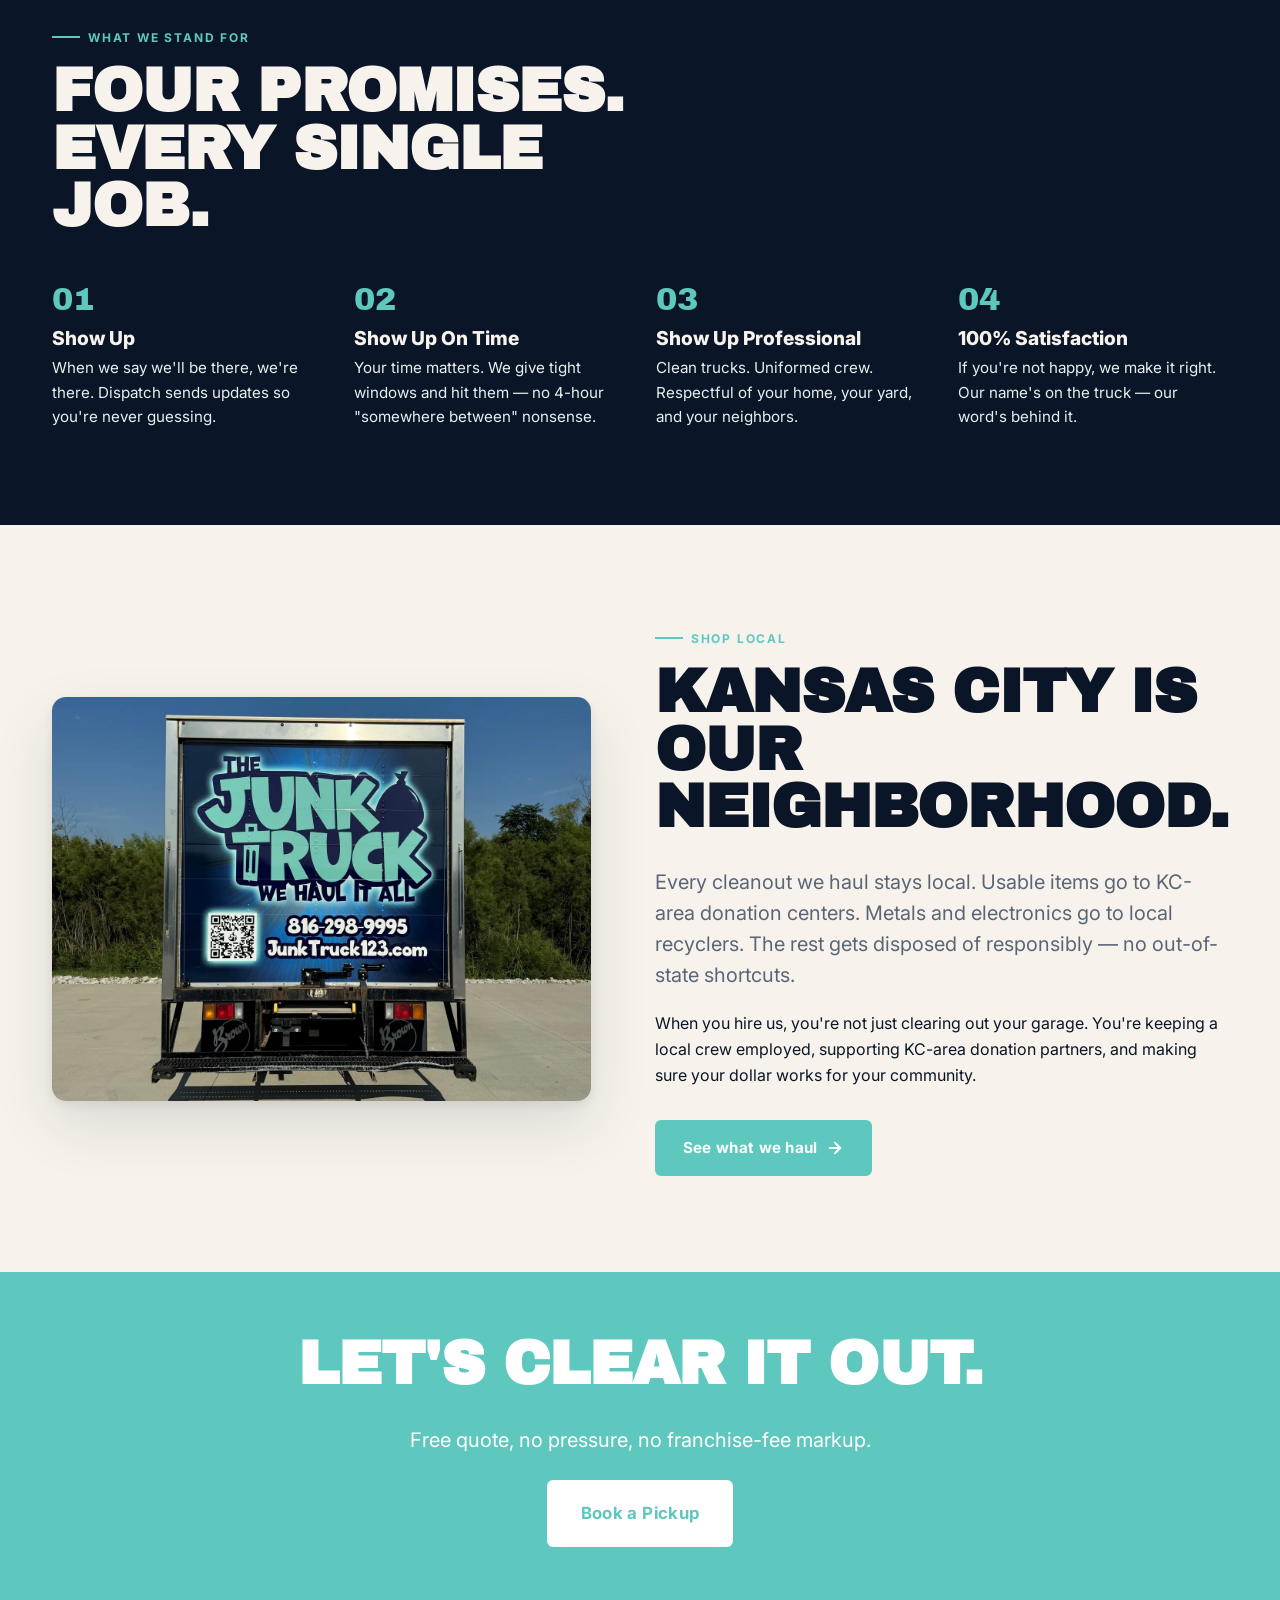
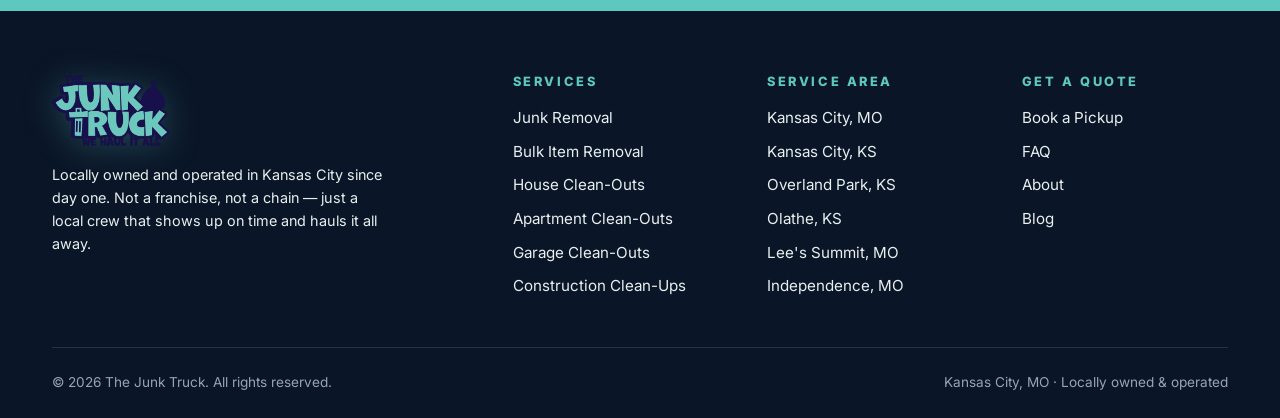
<file: about.html>
<!DOCTYPE html>
<html lang="en">
<head>
  <meta charset="UTF-8">
  <meta name="viewport" content="width=device-width, initial-scale=1.0">
  <title>About The Junk Truck | Locally Owned KC Junk Removal</title>
  <meta name="description" content="Meet Collin Grote, owner of The Junk Truck — a Kansas City resident who built a locally-owned, self-funded junk removal company from the ground up.">
  <link rel="canonical" href="https://junktruck123.com/about.html">

  <!-- Open Graph -->
  <meta property="og:title" content="About The Junk Truck | Locally Owned KC Junk Removal">
  <meta property="og:description" content="Meet Collin Grote, owner of The Junk Truck — a Kansas City resident who built a locally-owned, self-funded junk removal company from the ground up.">
  <meta property="og:type" content="website">
  <meta property="og:url" content="https://junktruck123.com/about.html">
  <meta property="og:image" content="https://junktruck123.com/assets/images/hero-truck.webp">
  <meta property="og:locale" content="en_US">

  <!-- Twitter -->
  <meta name="twitter:card" content="summary_large_image">
  <meta name="twitter:title" content="About The Junk Truck | Locally Owned KC Junk Removal">
  <meta name="twitter:description" content="Meet Collin Grote, owner of The Junk Truck — a Kansas City resident who built a locally-owned, self-funded junk removal company from the ground up.">

  <!-- Fonts -->
  <link rel="preconnect" href="https://fonts.googleapis.com">
  <link rel="preconnect" href="https://fonts.gstatic.com" crossorigin>
  <link href="https://fonts.googleapis.com/css2?family=Archivo+Black&family=Inter:wght@400;500;600;700;800&family=JetBrains+Mono:wght@400;600&display=swap" rel="stylesheet">

  <!-- Styles -->
  <link rel="stylesheet" href="css/styles.css">

  <!-- Favicon -->
  <link rel="icon" type="image/svg+xml" href="data:image/svg+xml,%3Csvg xmlns='http://www.w3.org/2000/svg' viewBox='0 0 44 44'%3E%3Crect x='1' y='1' width='42' height='42' rx='8' fill='%230a1628'/%3E%3Cpath d='M6 26 L6 18 L22 18 L26 14 L34 14 L38 18 L38 26 Z' fill='none' stroke='%235ec8be' stroke-width='2.5' stroke-linejoin='round'/%3E%3Ccircle cx='13' cy='30' r='3' fill='none' stroke='%235ec8be' stroke-width='2.5'/%3E%3Ccircle cx='31' cy='30' r='3' fill='none' stroke='%235ec8be' stroke-width='2.5'/%3E%3Crect x='28' y='19' width='6' height='5' fill='%235ec8be'/%3E%3C/svg%3E">
  <meta name="theme-color" content="#0a1628">

  
</head>
<body>
<a href="#main" class="skip-link">Skip to main content</a>
<header class="site-header">
  <div class="container">
    <div class="nav">
      <a href="index.html" class="brand" aria-label="The Junk Truck home">
        <img src="assets/images/logo.png" alt="The Junk Truck — Kansas City" class="brand-logo" width="220" height="136" loading="eager" decoding="async">
        </a>
      <nav aria-label="Primary">
        <ul class="nav-links">
          <li><a href="index.html" class="">Home</a></li>
<li><a href="services.html" class="">Services</a></li>
<li><a href="locations.html" class="">Service Area</a></li>
<li><a href="about.html" class="active">About</a></li>
<li><a href="blog.html" class="">Blog</a></li>
<li><a href="faq.html" class="">FAQ</a></li>

        </ul>
      </nav>
      <div class="nav-cta">
        <a href="tel:+18162989995" class="btn btn-outline" aria-label="Call The Junk Truck at (816) 298-9995">📞 (816) 298-9995</a>
        <a href="book.html" class="btn btn-primary">Book a Pickup</a>
      </div>
      <button class="nav-toggle" aria-expanded="false" aria-controls="mobile-menu" aria-label="Toggle menu">
        <span></span><span></span><span></span>
      </button>
    </div>
  </div>
  <div id="mobile-menu" class="mobile-menu" role="navigation" aria-label="Mobile">
    <ul>
      <li><a href="index.html">Home</a></li>
<li><a href="services.html">Services</a></li>
<li><a href="locations.html">Service Area</a></li>
<li><a href="about.html">About</a></li>
<li><a href="blog.html">Blog</a></li>
<li><a href="faq.html">FAQ</a></li>

      <li><a href="tel:+18162989995" class="btn btn-outline" aria-label="Call The Junk Truck">📞 Call (816) 298-9995</a></li>
      <li><a href="book.html" class="btn btn-primary">Book a Pickup</a></li>
    </ul>
  </div>
</header>

<main id="main">

<section class="page-hero">
  <div class="container">
    <span class="eyebrow">About</span>
    <h1>Started from scratch.<br><span style="color: var(--orange);">Still hauling.</span></h1>
    <p class="lead">The Junk Truck is an honest take of what a local service company should be: on time, in uniform, and proud of the work.</p>
  </div>
</section>

<section class="section">
  <div class="container">
    <div class="split">
      <div>
        <span class="eyebrow">Our Story</span>
        <h2>Locally owned.<br>Self-funded.<br>Not a franchise.</h2>
        <p class="lead text-muted">The Junk Truck was built from the ground up by Collin Grote, a Kansas City resident who was tired of seeing the local service industry get swallowed up by out-of-state franchise call centers.</p>
        <p>No franchise fee. No corporate playbook written in another city. Just a local owner, a hardworking crew, and a simple promise: show up, show up on time, show up looking professional — and treat every customer like a neighbor.</p>
        <p>That commitment to the community is why we lean into "Shop Local" on every truck we send out. When you hire The Junk Truck, every dollar stays right here in the KC metro.</p>
      </div>
      <div class="img-wrap">
        <img src="assets/images/collin-portrait.webp" alt="Collin Grote, owner of The Junk Truck, standing in front of his branded truck in Kansas City" loading="lazy">
      </div>
    </div>
  </div>
</section>

<section class="section section-dark">
  <div class="container">
    <span class="eyebrow">What We Stand For</span>
    <h2 style="max-width: 16ch;">Four promises.<br>Every single job.</h2>
    <div class="feature-row" style="margin-top: var(--s-7);">
      <div class="feature">
        <span class="num">01</span>
        <h3>Show Up</h3>
        <p>When we say we'll be there, we're there. Dispatch sends updates so you're never guessing.</p>
      </div>
      <div class="feature">
        <span class="num">02</span>
        <h3>Show Up On Time</h3>
        <p>Your time matters. We give tight windows and hit them — no 4-hour "somewhere between" nonsense.</p>
      </div>
      <div class="feature">
        <span class="num">03</span>
        <h3>Show Up Professional</h3>
        <p>Clean trucks. Uniformed crew. Respectful of your home, your yard, and your neighbors.</p>
      </div>
      <div class="feature">
        <span class="num">04</span>
        <h3>100% Satisfaction</h3>
        <p>If you're not happy, we make it right. Our name's on the truck — our word's behind it.</p>
      </div>
    </div>
  </div>
</section>

<section class="section">
  <div class="container">
    <div class="split reverse">
      <div>
        <span class="eyebrow">Shop Local</span>
        <h2>Kansas City is our neighborhood.</h2>
        <p class="lead text-muted">Every cleanout we haul stays local. Usable items go to KC-area donation centers. Metals and electronics go to local recyclers. The rest gets disposed of responsibly — no out-of-state shortcuts.</p>
        <p>When you hire us, you're not just clearing out your garage. You're keeping a local crew employed, supporting KC-area donation partners, and making sure your dollar works for your community.</p>
        <a href="services.html" class="btn btn-primary" style="margin-top: var(--s-4);">See what we haul <svg viewBox="0 0 24 24" fill="none" stroke="currentColor" stroke-width="2.5" stroke-linecap="round" stroke-linejoin="round"><line x1="5" y1="12" x2="19" y2="12"/><polyline points="12 5 19 12 12 19"/></svg></a>
      </div>
      <div class="img-wrap">
        <img src="assets/images/clean-interior.webp" alt="A clean, empty home interior with natural light — after a Junk Truck house clean-out" loading="lazy">
      </div>
    </div>
  </div>
</section>

<section class="cta-band">
  <div class="container">
    <h2>Let's clear it out.</h2>
    <p class="lead" style="color:#fff; margin: 0 auto var(--s-5); max-width: 540px;">Free quote, no pressure, no franchise-fee markup.</p>
    <a href="book.html" class="btn btn-lg">Book a Pickup</a>
  </div>
</section>

</main>
<footer class="site-footer">
  <div class="container">
    <div class="footer-grid">
      <div class="footer-brand">
        <div class="brand">
          <img src="assets/images/logo.png" alt="The Junk Truck — Kansas City" class="brand-logo" width="220" height="136" loading="eager" decoding="async">
          </div>
        <p>Locally owned and operated in Kansas City since day one. Not a franchise, not a chain — just a local crew that shows up on time and hauls it all away.</p>
      </div>
      <div>
        <h4>Services</h4>
        <ul><li><a href="services.html#junk-removal">Junk Removal</a></li>
<li><a href="services.html#bulk-item-removal">Bulk Item Removal</a></li>
<li><a href="services.html#house-clean-outs">House Clean-Outs</a></li>
<li><a href="services.html#apartment-clean-outs">Apartment Clean-Outs</a></li>
<li><a href="services.html#garage-clean-outs">Garage Clean-Outs</a></li>
<li><a href="services.html#construction-clean-ups">Construction Clean-Ups</a></li>
</ul>
      </div>
      <div>
        <h4>Service Area</h4>
        <ul><li><a href="locations.html">Kansas City, MO</a></li>
<li><a href="locations.html">Kansas City, KS</a></li>
<li><a href="locations.html">Overland Park, KS</a></li>
<li><a href="locations.html">Olathe, KS</a></li>
<li><a href="locations.html">Lee's Summit, MO</a></li>
<li><a href="locations.html">Independence, MO</a></li>
</ul>
      </div>
      <div>
        <h4>Get a Quote</h4>
        <ul>
          <li><a href="book.html">Book a Pickup</a></li>
          <li><a href="faq.html">FAQ</a></li>
          <li><a href="about.html">About</a></li>
          <li><a href="blog.html">Blog</a></li>
        </ul>
      </div>
    </div>
    <div class="copyright">
      <div>© 2026 The Junk Truck. All rights reserved.</div>
      <div>Kansas City, MO · Locally owned &amp; operated</div>
    </div>
  </div>
</footer>
<script src="js/main.js" defer></script>
</body></html>
</file>
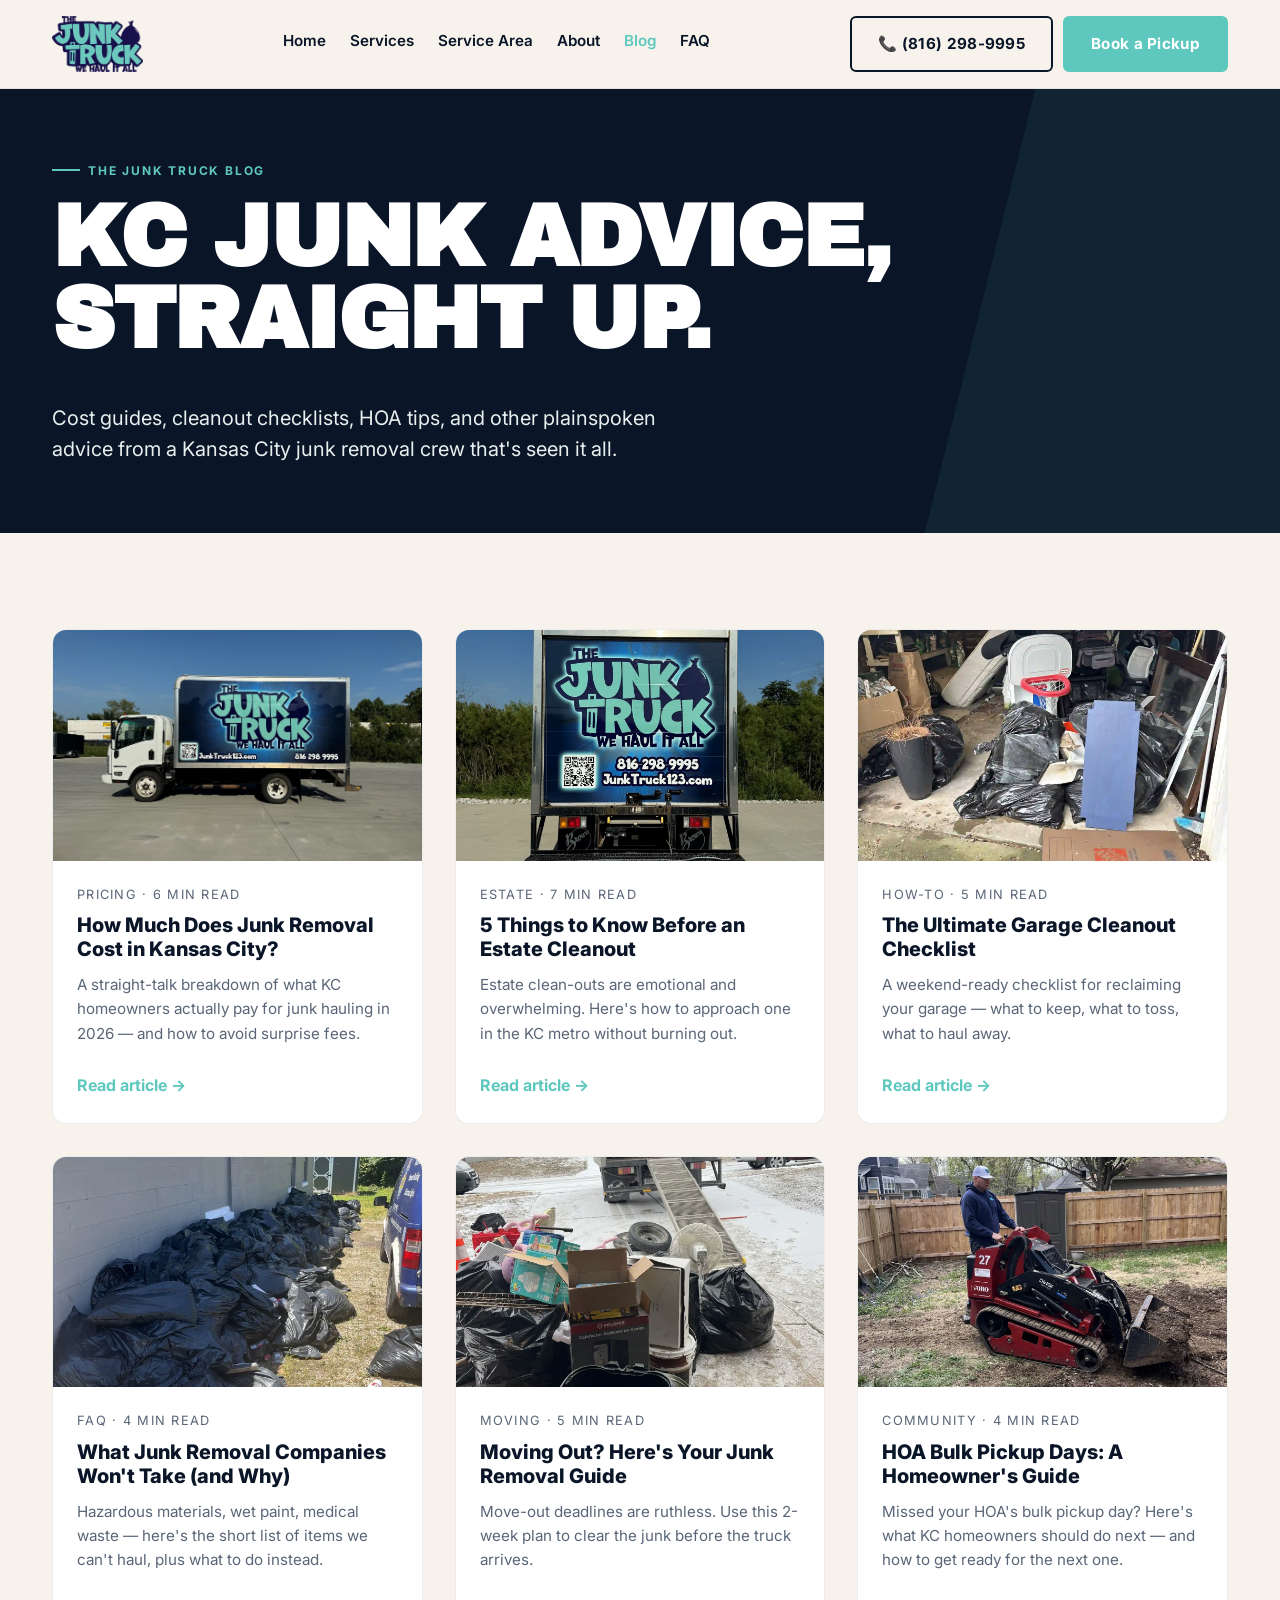
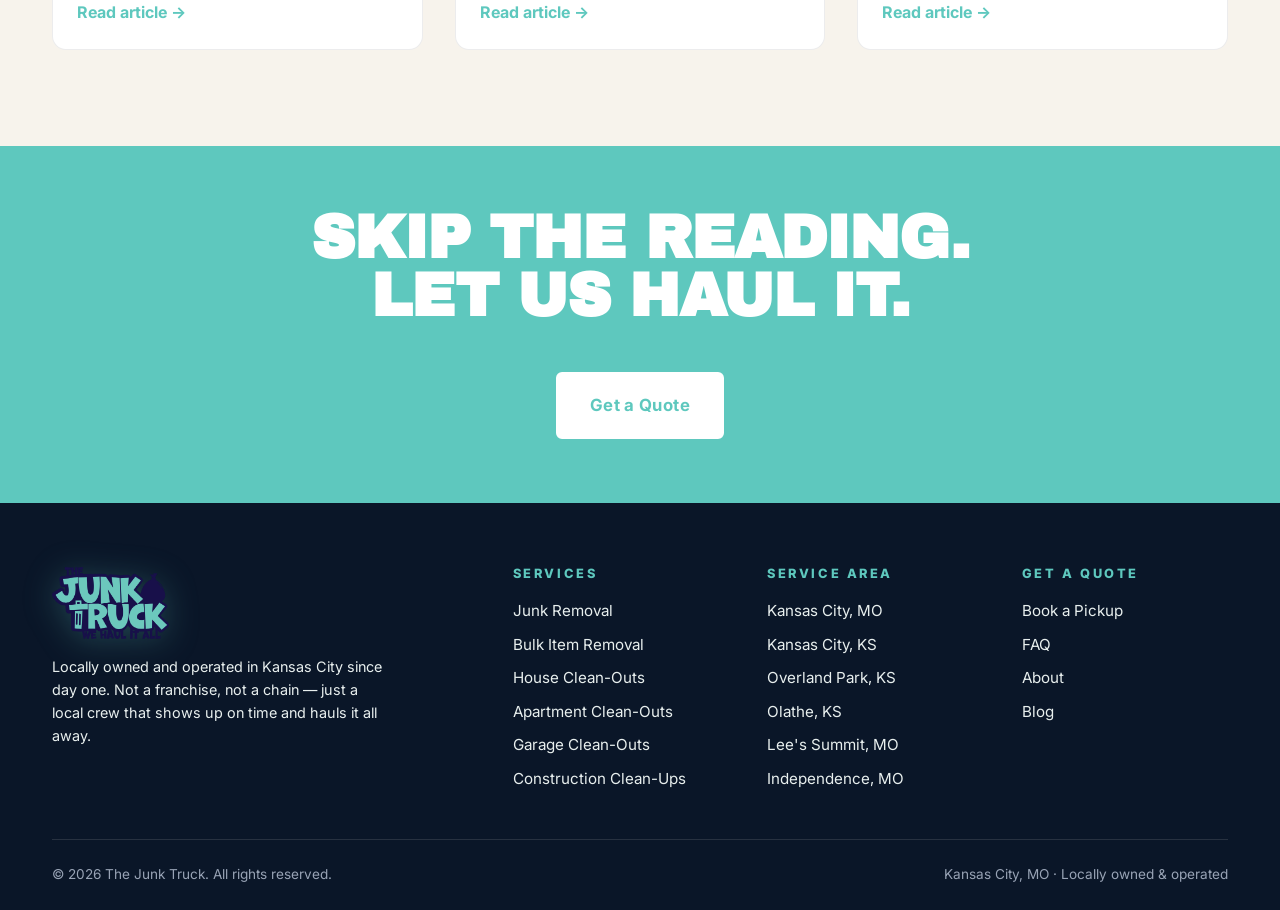
<file: blog.html>
<!DOCTYPE html>
<html lang="en">
<head>
  <meta charset="UTF-8">
  <meta name="viewport" content="width=device-width, initial-scale=1.0">
  <title>Blog — Kansas City Junk Removal Tips | The Junk Truck</title>
  <meta name="description" content="Practical junk removal advice for KC homeowners. Pricing guides, estate cleanout checklists, HOA bulk day tips and more.">
  <link rel="canonical" href="https://junktruck123.com/blog.html">

  <!-- Open Graph -->
  <meta property="og:title" content="Blog — Kansas City Junk Removal Tips | The Junk Truck">
  <meta property="og:description" content="Practical junk removal advice for KC homeowners. Pricing guides, estate cleanout checklists, HOA bulk day tips and more.">
  <meta property="og:type" content="website">
  <meta property="og:url" content="https://junktruck123.com/blog.html">
  <meta property="og:image" content="https://junktruck123.com/assets/images/hero-truck.webp">
  <meta property="og:locale" content="en_US">

  <!-- Twitter -->
  <meta name="twitter:card" content="summary_large_image">
  <meta name="twitter:title" content="Blog — Kansas City Junk Removal Tips | The Junk Truck">
  <meta name="twitter:description" content="Practical junk removal advice for KC homeowners. Pricing guides, estate cleanout checklists, HOA bulk day tips and more.">

  <!-- Fonts -->
  <link rel="preconnect" href="https://fonts.googleapis.com">
  <link rel="preconnect" href="https://fonts.gstatic.com" crossorigin>
  <link href="https://fonts.googleapis.com/css2?family=Archivo+Black&family=Inter:wght@400;500;600;700;800&family=JetBrains+Mono:wght@400;600&display=swap" rel="stylesheet">

  <!-- Styles -->
  <link rel="stylesheet" href="css/styles.css">

  <!-- Favicon -->
  <link rel="icon" type="image/svg+xml" href="data:image/svg+xml,%3Csvg xmlns='http://www.w3.org/2000/svg' viewBox='0 0 44 44'%3E%3Crect x='1' y='1' width='42' height='42' rx='8' fill='%230a1628'/%3E%3Cpath d='M6 26 L6 18 L22 18 L26 14 L34 14 L38 18 L38 26 Z' fill='none' stroke='%235ec8be' stroke-width='2.5' stroke-linejoin='round'/%3E%3Ccircle cx='13' cy='30' r='3' fill='none' stroke='%235ec8be' stroke-width='2.5'/%3E%3Ccircle cx='31' cy='30' r='3' fill='none' stroke='%235ec8be' stroke-width='2.5'/%3E%3Crect x='28' y='19' width='6' height='5' fill='%235ec8be'/%3E%3C/svg%3E">
  <meta name="theme-color" content="#0a1628">

  
</head>
<body>
<a href="#main" class="skip-link">Skip to main content</a>
<header class="site-header">
  <div class="container">
    <div class="nav">
      <a href="index.html" class="brand" aria-label="The Junk Truck home">
        <img src="assets/images/logo.png" alt="The Junk Truck — Kansas City" class="brand-logo" width="220" height="136" loading="eager" decoding="async">
        </a>
      <nav aria-label="Primary">
        <ul class="nav-links">
          <li><a href="index.html" class="">Home</a></li>
<li><a href="services.html" class="">Services</a></li>
<li><a href="locations.html" class="">Service Area</a></li>
<li><a href="about.html" class="">About</a></li>
<li><a href="blog.html" class="active">Blog</a></li>
<li><a href="faq.html" class="">FAQ</a></li>

        </ul>
      </nav>
      <div class="nav-cta">
        <a href="tel:+18162989995" class="btn btn-outline" aria-label="Call The Junk Truck at (816) 298-9995">📞 (816) 298-9995</a>
        <a href="book.html" class="btn btn-primary">Book a Pickup</a>
      </div>
      <button class="nav-toggle" aria-expanded="false" aria-controls="mobile-menu" aria-label="Toggle menu">
        <span></span><span></span><span></span>
      </button>
    </div>
  </div>
  <div id="mobile-menu" class="mobile-menu" role="navigation" aria-label="Mobile">
    <ul>
      <li><a href="index.html">Home</a></li>
<li><a href="services.html">Services</a></li>
<li><a href="locations.html">Service Area</a></li>
<li><a href="about.html">About</a></li>
<li><a href="blog.html">Blog</a></li>
<li><a href="faq.html">FAQ</a></li>

      <li><a href="tel:+18162989995" class="btn btn-outline" aria-label="Call The Junk Truck">📞 Call (816) 298-9995</a></li>
      <li><a href="book.html" class="btn btn-primary">Book a Pickup</a></li>
    </ul>
  </div>
</header>

<main id="main">

<section class="page-hero">
  <div class="container">
    <span class="eyebrow">The Junk Truck Blog</span>
    <h1>KC junk advice,<br>straight up.</h1>
    <p class="lead">Cost guides, cleanout checklists, HOA tips, and other plainspoken advice from a Kansas City junk removal crew that's seen it all.</p>
  </div>
</section>

<section class="section">
  <div class="container">
    <div class="blog-grid">
      <a href="blog/junk-removal-cost-kansas-city.html" class="post-card">
          <div class="thumb"><img src="assets/images/hero-truck.webp" alt="" loading="lazy"></div>
          <div class="body">
            <div class="meta">Pricing · 6 min read</div>
            <h3>How Much Does Junk Removal Cost in Kansas City?</h3>
            <p>A straight-talk breakdown of what KC homeowners actually pay for junk hauling in 2026 — and how to avoid surprise fees.</p>
            <span class="read-more">Read article →</span>
          </div>
        </a>
<a href="blog/estate-cleanout-checklist.html" class="post-card">
          <div class="thumb"><img src="assets/images/clean-interior.webp" alt="" loading="lazy"></div>
          <div class="body">
            <div class="meta">Estate · 7 min read</div>
            <h3>5 Things to Know Before an Estate Cleanout</h3>
            <p>Estate clean-outs are emotional and overwhelming. Here's how to approach one in the KC metro without burning out.</p>
            <span class="read-more">Read article →</span>
          </div>
        </a>
<a href="blog/garage-cleanout-checklist.html" class="post-card">
          <div class="thumb"><img src="assets/images/garage-cleanout.webp" alt="" loading="lazy"></div>
          <div class="body">
            <div class="meta">How-to · 5 min read</div>
            <h3>The Ultimate Garage Cleanout Checklist</h3>
            <p>A weekend-ready checklist for reclaiming your garage — what to keep, what to toss, what to haul away.</p>
            <span class="read-more">Read article →</span>
          </div>
        </a>
<a href="blog/what-junk-removal-wont-take.html" class="post-card">
          <div class="thumb"><img src="assets/images/construction-debris.webp" alt="" loading="lazy"></div>
          <div class="body">
            <div class="meta">FAQ · 4 min read</div>
            <h3>What Junk Removal Companies Won't Take (and Why)</h3>
            <p>Hazardous materials, wet paint, medical waste — here's the short list of items we can't haul, plus what to do instead.</p>
            <span class="read-more">Read article →</span>
          </div>
        </a>
<a href="blog/moving-out-junk-removal-guide.html" class="post-card">
          <div class="thumb"><img src="assets/images/crew-loading.webp" alt="" loading="lazy"></div>
          <div class="body">
            <div class="meta">Moving · 5 min read</div>
            <h3>Moving Out? Here's Your Junk Removal Guide</h3>
            <p>Move-out deadlines are ruthless. Use this 2-week plan to clear the junk before the truck arrives.</p>
            <span class="read-more">Read article →</span>
          </div>
        </a>
<a href="blog/hoa-bulk-pickup-guide.html" class="post-card">
          <div class="thumb"><img src="assets/images/yard-waste.webp" alt="" loading="lazy"></div>
          <div class="body">
            <div class="meta">Community · 4 min read</div>
            <h3>HOA Bulk Pickup Days: A Homeowner's Guide</h3>
            <p>Missed your HOA's bulk pickup day? Here's what KC homeowners should do next — and how to get ready for the next one.</p>
            <span class="read-more">Read article →</span>
          </div>
        </a>

    </div>
  </div>
</section>

<section class="cta-band">
  <div class="container">
    <h2>Skip the reading.<br>Let us haul it.</h2>
    <a href="book.html" class="btn btn-lg" style="margin-top: var(--s-4);">Get a Quote</a>
  </div>
</section>

</main>
<footer class="site-footer">
  <div class="container">
    <div class="footer-grid">
      <div class="footer-brand">
        <div class="brand">
          <img src="assets/images/logo.png" alt="The Junk Truck — Kansas City" class="brand-logo" width="220" height="136" loading="eager" decoding="async">
          </div>
        <p>Locally owned and operated in Kansas City since day one. Not a franchise, not a chain — just a local crew that shows up on time and hauls it all away.</p>
      </div>
      <div>
        <h4>Services</h4>
        <ul><li><a href="services.html#junk-removal">Junk Removal</a></li>
<li><a href="services.html#bulk-item-removal">Bulk Item Removal</a></li>
<li><a href="services.html#house-clean-outs">House Clean-Outs</a></li>
<li><a href="services.html#apartment-clean-outs">Apartment Clean-Outs</a></li>
<li><a href="services.html#garage-clean-outs">Garage Clean-Outs</a></li>
<li><a href="services.html#construction-clean-ups">Construction Clean-Ups</a></li>
</ul>
      </div>
      <div>
        <h4>Service Area</h4>
        <ul><li><a href="locations.html">Kansas City, MO</a></li>
<li><a href="locations.html">Kansas City, KS</a></li>
<li><a href="locations.html">Overland Park, KS</a></li>
<li><a href="locations.html">Olathe, KS</a></li>
<li><a href="locations.html">Lee's Summit, MO</a></li>
<li><a href="locations.html">Independence, MO</a></li>
</ul>
      </div>
      <div>
        <h4>Get a Quote</h4>
        <ul>
          <li><a href="book.html">Book a Pickup</a></li>
          <li><a href="faq.html">FAQ</a></li>
          <li><a href="about.html">About</a></li>
          <li><a href="blog.html">Blog</a></li>
        </ul>
      </div>
    </div>
    <div class="copyright">
      <div>© 2026 The Junk Truck. All rights reserved.</div>
      <div>Kansas City, MO · Locally owned &amp; operated</div>
    </div>
  </div>
</footer>
<script src="js/main.js" defer></script>
</body></html>
</file>
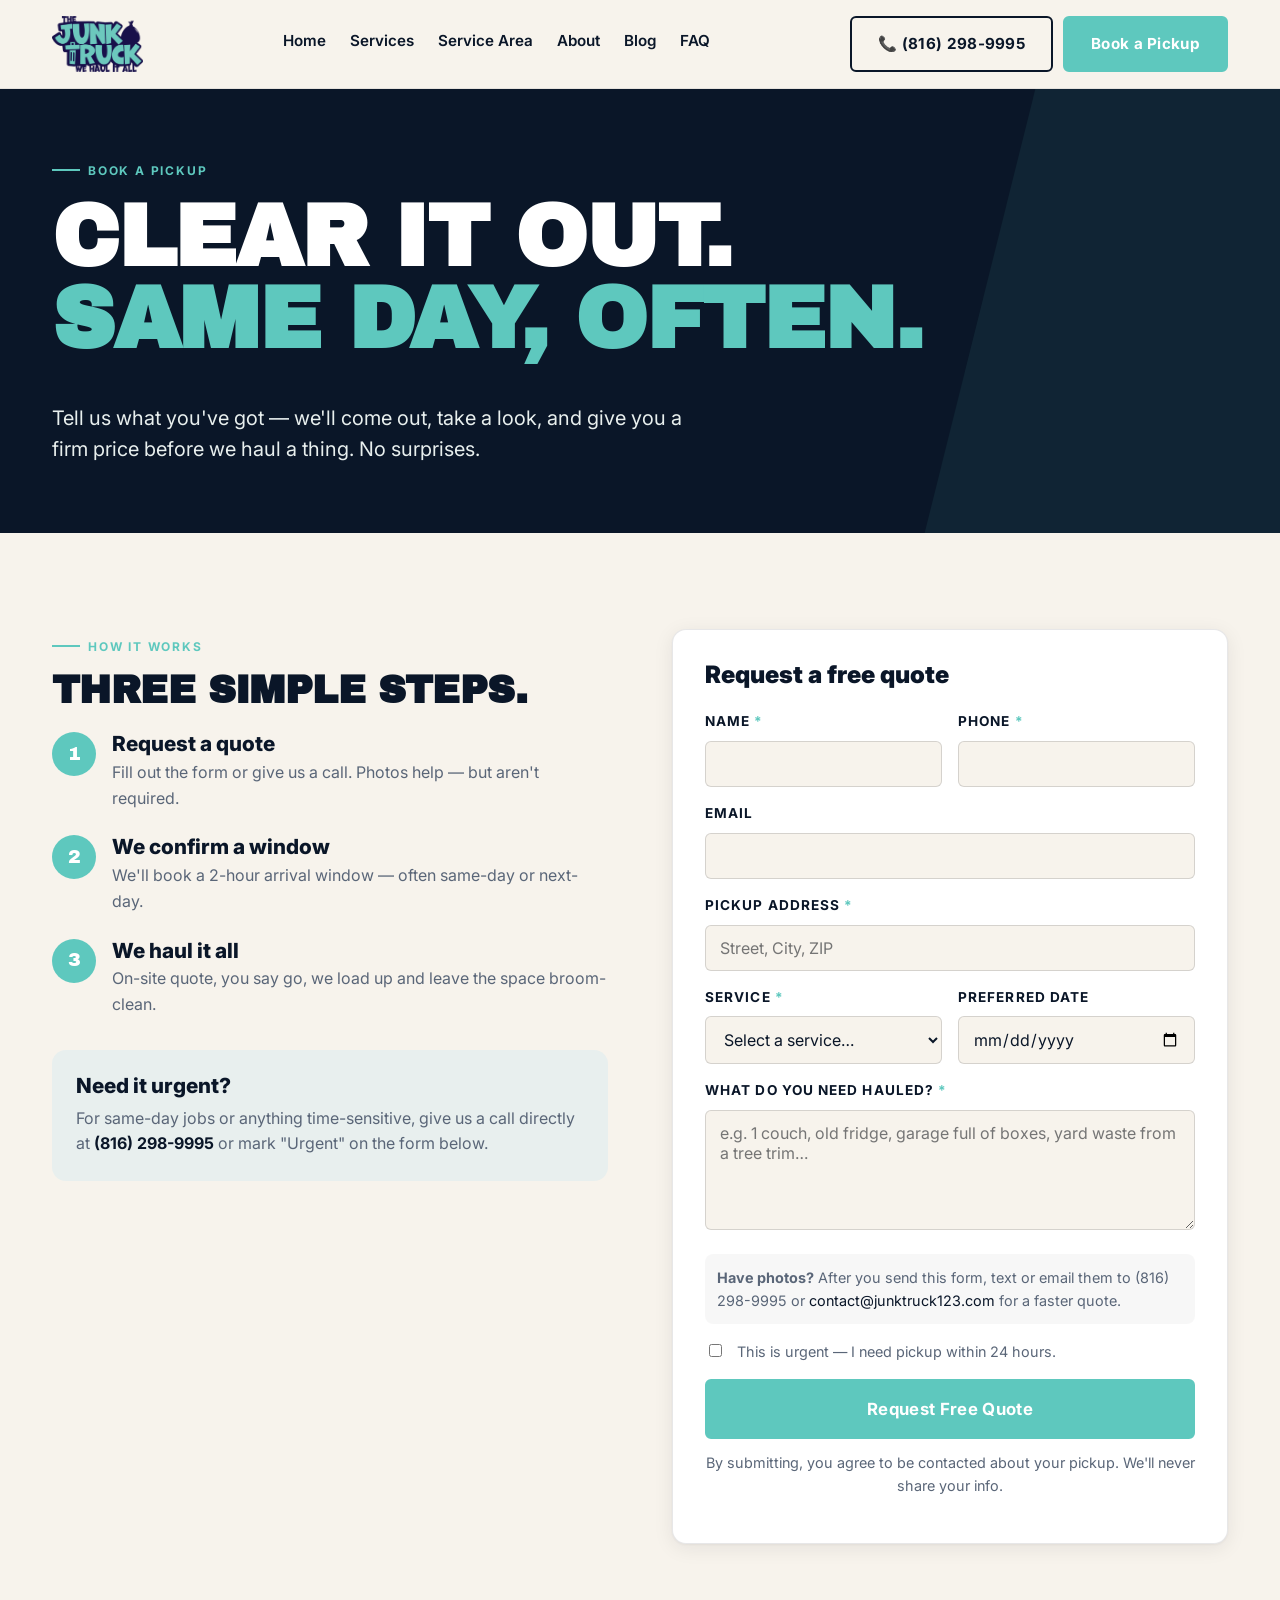
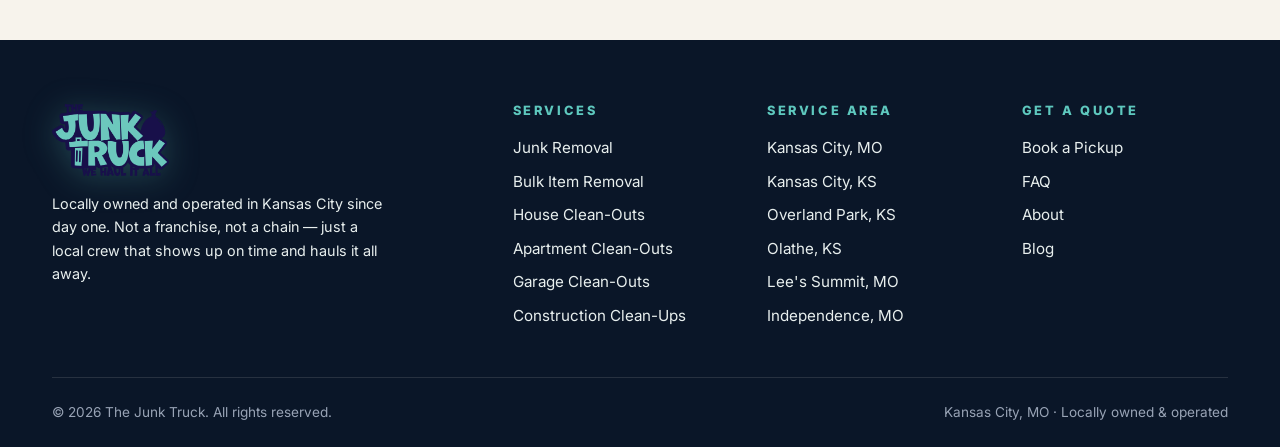
<file: book.html>
<!DOCTYPE html>
<html lang="en">
<head>
  <meta charset="UTF-8">
  <meta name="viewport" content="width=device-width, initial-scale=1.0">
  <title>Book a Pickup — Free Quote | The Junk Truck Kansas City</title>
  <meta name="description" content="Schedule your junk removal pickup in the Kansas City metro. Free, no-obligation quotes. Same-day service often available.">
  <link rel="canonical" href="book.html">

  <!-- Open Graph -->
  <meta property="og:title" content="Book a Pickup — Free Quote | The Junk Truck Kansas City">
  <meta property="og:description" content="Schedule your junk removal pickup in the Kansas City metro. Free, no-obligation quotes. Same-day service often available.">
  <meta property="og:type" content="website">
  <meta property="og:url" content="https://junktruck123.com/book.html">
  <meta property="og:image" content="https://junktruck123.com/assets/images/hero-truck.webp">
  <meta property="og:locale" content="en_US">

  <!-- Twitter -->
  <meta name="twitter:card" content="summary_large_image">
  <meta name="twitter:title" content="Book a Pickup — Free Quote | The Junk Truck Kansas City">
  <meta name="twitter:description" content="Schedule your junk removal pickup in the Kansas City metro. Free, no-obligation quotes. Same-day service often available.">

  <!-- Fonts -->
  <link rel="preconnect" href="https://fonts.googleapis.com">
  <link rel="preconnect" href="https://fonts.gstatic.com" crossorigin>
  <link href="https://fonts.googleapis.com/css2?family=Archivo+Black&family=Inter:wght@400;500;600;700;800&family=JetBrains+Mono:wght@400;600&display=swap" rel="stylesheet">

  <!-- Styles -->
  <link rel="stylesheet" href="css/styles.css">

  <!-- Favicon -->
  <link rel="icon" type="image/svg+xml" href="data:image/svg+xml,%3Csvg xmlns='http://www.w3.org/2000/svg' viewBox='0 0 44 44'%3E%3Crect x='1' y='1' width='42' height='42' rx='8' fill='%230a1628'/%3E%3Cpath d='M6 26 L6 18 L22 18 L26 14 L34 14 L38 18 L38 26 Z' fill='none' stroke='%235ec8be' stroke-width='2.5' stroke-linejoin='round'/%3E%3Ccircle cx='13' cy='30' r='3' fill='none' stroke='%235ec8be' stroke-width='2.5'/%3E%3Ccircle cx='31' cy='30' r='3' fill='none' stroke='%235ec8be' stroke-width='2.5'/%3E%3Crect x='28' y='19' width='6' height='5' fill='%235ec8be'/%3E%3C/svg%3E">
  <meta name="theme-color" content="#0a1628">

  
</head>
<body>
<a href="book.html#main" class="skip-link">Skip to main content</a>
<header class="site-header">
  <div class="container">
    <div class="nav">
      <a href="index.html" class="brand" aria-label="The Junk Truck home">
        <img src="assets/images/logo.png" alt="The Junk Truck — Kansas City" class="brand-logo" width="220" height="136" loading="eager" decoding="async">
        </a>
      <nav aria-label="Primary">
        <ul class="nav-links">
          <li><a href="index.html" class="">Home</a></li>
<li><a href="services.html" class="">Services</a></li>
<li><a href="locations.html" class="">Service Area</a></li>
<li><a href="about.html" class="">About</a></li>
<li><a href="blog.html" class="">Blog</a></li>
<li><a href="faq.html" class="">FAQ</a></li>

        </ul>
      </nav>
      <div class="nav-cta">
        <a href="tel:+18162989995" class="btn btn-outline" aria-label="Call The Junk Truck at (816) 298-9995">📞 (816) 298-9995</a>
        <a href="book.html" class="btn btn-primary">Book a Pickup</a>
      </div>
      <button class="nav-toggle" aria-expanded="false" aria-controls="mobile-menu" aria-label="Toggle menu">
        <span></span><span></span><span></span>
      </button>
    </div>
  </div>
  <div id="mobile-menu" class="mobile-menu" role="navigation" aria-label="Mobile">
    <ul>
      <li><a href="index.html">Home</a></li>
<li><a href="services.html">Services</a></li>
<li><a href="locations.html">Service Area</a></li>
<li><a href="about.html">About</a></li>
<li><a href="blog.html">Blog</a></li>
<li><a href="faq.html">FAQ</a></li>

      <li><a href="tel:+18162989995" class="btn btn-outline" aria-label="Call The Junk Truck">📞 Call (816) 298-9995</a></li>
      <li><a href="book.html" class="btn btn-primary">Book a Pickup</a></li>
    </ul>
  </div>
</header>

<main id="main">

<section class="page-hero">
  <div class="container">
    <span class="eyebrow">Book a Pickup</span>
    <h1>Clear it out.<br><span style="color: var(--orange);">Same day, often.</span></h1>
    <p class="lead">Tell us what you've got — we'll come out, take a look, and give you a firm price before we haul a thing. No surprises.</p>
  </div>
</section>

<section class="section">
  <div class="container">
    <div class="split" style="align-items: flex-start;">
      <div>
        <span class="eyebrow">How it works</span>
        <h2 style="font-size: clamp(1.8rem, 3vw, 2.5rem);">Three simple steps.</h2>
        <ol style="list-style: none; padding: 0; margin-top: var(--s-5);">
          <li style="display: flex; gap: var(--s-4); margin-bottom: var(--s-5);">
            <span style="flex-shrink: 0; width: 44px; height: 44px; border-radius: 50%; background: var(--orange); color: #fff; display: flex; align-items: center; justify-content: center; font-family: var(--display); font-size: 1.2rem;">1</span>
            <div>
              <h4 style="margin-bottom: 4px;">Request a quote</h4>
              <p style="margin: 0; color: var(--muted);">Fill out the form or give us a call. Photos help — but aren't required.</p>
            </div>
          </li>
          <li style="display: flex; gap: var(--s-4); margin-bottom: var(--s-5);">
            <span style="flex-shrink: 0; width: 44px; height: 44px; border-radius: 50%; background: var(--orange); color: #fff; display: flex; align-items: center; justify-content: center; font-family: var(--display); font-size: 1.2rem;">2</span>
            <div>
              <h4 style="margin-bottom: 4px;">We confirm a window</h4>
              <p style="margin: 0; color: var(--muted);">We'll book a 2-hour arrival window — often same-day or next-day.</p>
            </div>
          </li>
          <li style="display: flex; gap: var(--s-4);">
            <span style="flex-shrink: 0; width: 44px; height: 44px; border-radius: 50%; background: var(--orange); color: #fff; display: flex; align-items: center; justify-content: center; font-family: var(--display); font-size: 1.2rem;">3</span>
            <div>
              <h4 style="margin-bottom: 4px;">We haul it all</h4>
              <p style="margin: 0; color: var(--muted);">On-site quote, you say go, we load up and leave the space broom-clean.</p>
            </div>
          </li>
        </ol>
        <div style="margin-top: var(--s-6); padding: var(--s-5); background: var(--bone); border-radius: var(--radius-lg);">
          <h4 style="margin-bottom: var(--s-2);">Need it urgent?</h4>
          <p style="margin: 0; color: var(--muted);">For same-day jobs or anything time-sensitive, give us a call directly at <a href="tel:+18162989995"><strong>(816) 298-9995</strong></a> or mark "Urgent" on the form below.</p>
        </div>
      </div>

      <form id="jt-booking-form" class="booking-form" action="https://rlwfhxghcb.execute-api.us-east-2.amazonaws.com/contact" method="post" onsubmit="event.preventDefault(); sendJunkTruckForm(this);" aria-label="Junk removal booking form">
        <h3 style="text-transform: none; font-family: var(--sans); letter-spacing: 0; font-size: 1.5rem; margin-bottom: var(--s-5);">Request a free quote</h3>
        <input type="text" name="website" tabindex="-1" autocomplete="off" aria-hidden="true" style="position:absolute;left:-10000px;width:1px;height:1px;opacity:0;pointer-events:none;">
        <div class="form-fields">
          <div class="form-row two">
            <div class="field">
              <label for="f-name">Name <span class="req">*</span></label>
              <input id="f-name" name="name" type="text" required autocomplete="name">
            </div>
            <div class="field">
              <label for="f-phone">Phone <span class="req">*</span></label>
              <input id="f-phone" name="phone" type="tel" required autocomplete="tel">
            </div>
          </div>
          <div class="form-row">
            <div class="field">
              <label for="f-email">Email</label>
              <input id="f-email" name="email" type="email" autocomplete="email">
            </div>
          </div>
          <div class="form-row">
            <div class="field">
              <label for="f-address">Pickup Address <span class="req">*</span></label>
              <input id="f-address" name="address" type="text" required placeholder="Street, City, ZIP" autocomplete="street-address">
            </div>
          </div>
          <div class="form-row two">
            <div class="field">
              <label for="f-service">Service <span class="req">*</span></label>
              <select id="f-service" name="service" required>
                <option value="">Select a service…</option>
                <option value="junk-removal">Junk Removal</option>
<option value="bulk-item-removal">Bulk Item Removal</option>
<option value="house-clean-outs">House Clean-Outs</option>
<option value="apartment-clean-outs">Apartment Clean-Outs</option>
<option value="garage-clean-outs">Garage Clean-Outs</option>
<option value="construction-clean-ups">Construction Clean-Ups</option>
<option value="yard-waste-removal">Yard Waste Removal</option>
<option value="estate-sale-clean-outs">Estate Sale Clean-Outs</option>
<option value="hoa-bulk-item-days">HOA Bulk Item Days</option>

                <option value="other">Not sure / Other</option>
              </select>
            </div>
            <div class="field">
              <label for="f-date">Preferred Date</label>
              <input id="f-date" name="date" type="date">
            </div>
          </div>
          <div class="form-row">
            <div class="field">
              <label for="f-desc">What do you need hauled? <span class="req">*</span></label>
              <textarea id="f-desc" name="description" required placeholder="e.g. 1 couch, old fridge, garage full of boxes, yard waste from a tree trim…"></textarea>
            </div>
          </div>
          <div class="form-row">
            <div class="field" style="padding: var(--s-3); background: rgba(0,0,0,0.03); border-radius: 8px;">
              <p style="margin: 0; font-size: 0.9rem; color: var(--muted);"><strong>Have photos?</strong> After you send this form, text or email them to (816) 298-9995 or <a href="mailto:contact@junktruck123.com">contact@junktruck123.com</a> for a faster quote.</p>
            </div>
          </div>
          <div class="form-row">
            <label style="display:flex; gap: var(--s-3); align-items: flex-start; font-size: 0.9rem; color: var(--muted); cursor: pointer;">
              <input type="checkbox" name="urgent" style="margin-top: 4px;">
              <span>This is urgent — I need pickup within 24 hours.</span>
            </label>
          </div>
          <button type="submit" class="btn btn-primary btn-lg" style="width: 100%; justify-content: center;">Request Free Quote</button>
          <p id="jt-form-note" role="status" aria-live="polite" style="margin-top: var(--s-3); text-align: center; font-size: 0.9rem; color: var(--muted);">By submitting, you agree to be contacted about your pickup. We'll never share your info.</p>
        </div>
        <div class="form-confirm" style="display:none; text-align:center; padding: var(--s-5) 0;">
          <div style="width: 64px; height: 64px; background: var(--orange); border-radius: 50%; margin: 0 auto var(--s-4); display: flex; align-items: center; justify-content: center; color: #fff;"><svg viewBox="0 0 24 24" fill="none" stroke="currentColor" stroke-width="2.5" stroke-linecap="round" stroke-linejoin="round"><polyline points="20 6 9 17 4 12"/></svg></div>
          <h3 style="font-family: var(--sans); text-transform: none; letter-spacing: 0; font-size: 1.5rem;">Request received.</h3>
          <p style="color: var(--muted);">Thanks. We'll get back to you within a few hours. Check your phone and email for our reply.</p>
        </div>
      </form>
      <script>
        function sendJunkTruckForm(form) {
          var fullName = (form.querySelector('#f-name').value || '').trim();
          var parts = fullName.split(/\s+/);
          var firstName = parts.shift() || '';
          var lastName = parts.join(' ');
          var phone = form.querySelector('#f-phone').value.trim();
          var email = form.querySelector('#f-email').value.trim();
          var address = form.querySelector('#f-address').value.trim();
          var serviceSelect = form.querySelector('#f-service');
          var serviceLabel = serviceSelect.options[serviceSelect.selectedIndex] ? serviceSelect.options[serviceSelect.selectedIndex].text : '';
          var preferredDate = form.querySelector('#f-date').value.trim();
          var description = form.querySelector('#f-desc').value.trim();
          var urgent = form.querySelector('input[name="urgent"]').checked;
          var honeypot = form.querySelector('input[name="website"]').value;

          var submitBtn = form.querySelector('button[type="submit"]');
          var note = form.querySelector('#jt-form-note');
          var fields = form.querySelector('.form-fields');
          var confirmBlock = form.querySelector('.form-confirm');

          submitBtn.disabled = true;
          submitBtn.textContent = 'Sending...';
          note.style.color = 'var(--muted)';
          note.textContent = '';

          var messageBody = description;
          if (preferredDate) { messageBody += '\n\nPreferred date: ' + preferredDate; }
          if (urgent) { messageBody += '\n\nURGENT - needs pickup within 24 hours.'; }

          var payload = {
            client: 'junktruck',
            first_name: firstName,
            last_name: lastName,
            email: email,
            phone: phone,
            reason: serviceLabel,
            message: messageBody,
            pickup_address: address,
            urgent: urgent ? 'yes' : 'no',
            website: honeypot
          };

          fetch(form.action, {
            method: 'POST',
            headers: { 'Content-Type': 'application/json' },
            body: JSON.stringify(payload)
          })
            .then(function (res) { return res.json().catch(function () { return { ok: res.ok }; }); })
            .then(function (data) {
              if (data && data.ok) {
                form.reset();
                fields.style.display = 'none';
                confirmBlock.style.display = 'block';
              } else {
                submitBtn.disabled = false;
                submitBtn.textContent = 'Request Free Quote';
                note.style.color = '#b00020';
                note.textContent = 'Sorry, something went wrong. Please call or text (816) 298-9995 or email contact@junktruck123.com and we will take care of you.';
              }
            })
            .catch(function () {
              submitBtn.disabled = false;
              submitBtn.textContent = 'Request Free Quote';
              note.style.color = '#b00020';
              note.textContent = 'Sorry, we could not reach our system. Please call or text (816) 298-9995 or email contact@junktruck123.com and we will take care of you.';
            });
        }
      </script>
    </div>
  </div>
</section>

</main>
<footer class="site-footer">
  <div class="container">
    <div class="footer-grid">
      <div class="footer-brand">
        <div class="brand">
          <img src="assets/images/logo.png" alt="The Junk Truck — Kansas City" class="brand-logo" width="220" height="136" loading="eager" decoding="async">
          </div>
        <p>Locally owned and operated in Kansas City since day one. Not a franchise, not a chain — just a local crew that shows up on time and hauls it all away.</p>
      </div>
      <div>
        <h4>Services</h4>
        <ul><li><a href="services.html#junk-removal">Junk Removal</a></li>
<li><a href="services.html#bulk-item-removal">Bulk Item Removal</a></li>
<li><a href="services.html#house-clean-outs">House Clean-Outs</a></li>
<li><a href="services.html#apartment-clean-outs">Apartment Clean-Outs</a></li>
<li><a href="services.html#garage-clean-outs">Garage Clean-Outs</a></li>
<li><a href="services.html#construction-clean-ups">Construction Clean-Ups</a></li>
</ul>
      </div>
      <div>
        <h4>Service Area</h4>
        <ul><li><a href="locations.html">Kansas City, MO</a></li>
<li><a href="locations.html">Kansas City, KS</a></li>
<li><a href="locations.html">Overland Park, KS</a></li>
<li><a href="locations.html">Olathe, KS</a></li>
<li><a href="locations.html">Lee's Summit, MO</a></li>
<li><a href="locations.html">Independence, MO</a></li>
</ul>
      </div>
      <div>
        <h4>Get a Quote</h4>
        <ul>
          <li><a href="book.html">Book a Pickup</a></li>
          <li><a href="faq.html">FAQ</a></li>
          <li><a href="about.html">About</a></li>
          <li><a href="blog.html">Blog</a></li>
        </ul>
      </div>
    </div>
    <div class="copyright">
      <div>© 2026 The Junk Truck. All rights reserved.</div>
      <div>Kansas City, MO · Locally owned &amp; operated</div>
    </div>
  </div>
</footer>
<script src="js/main.js" defer></script>
</body></html>
</file>
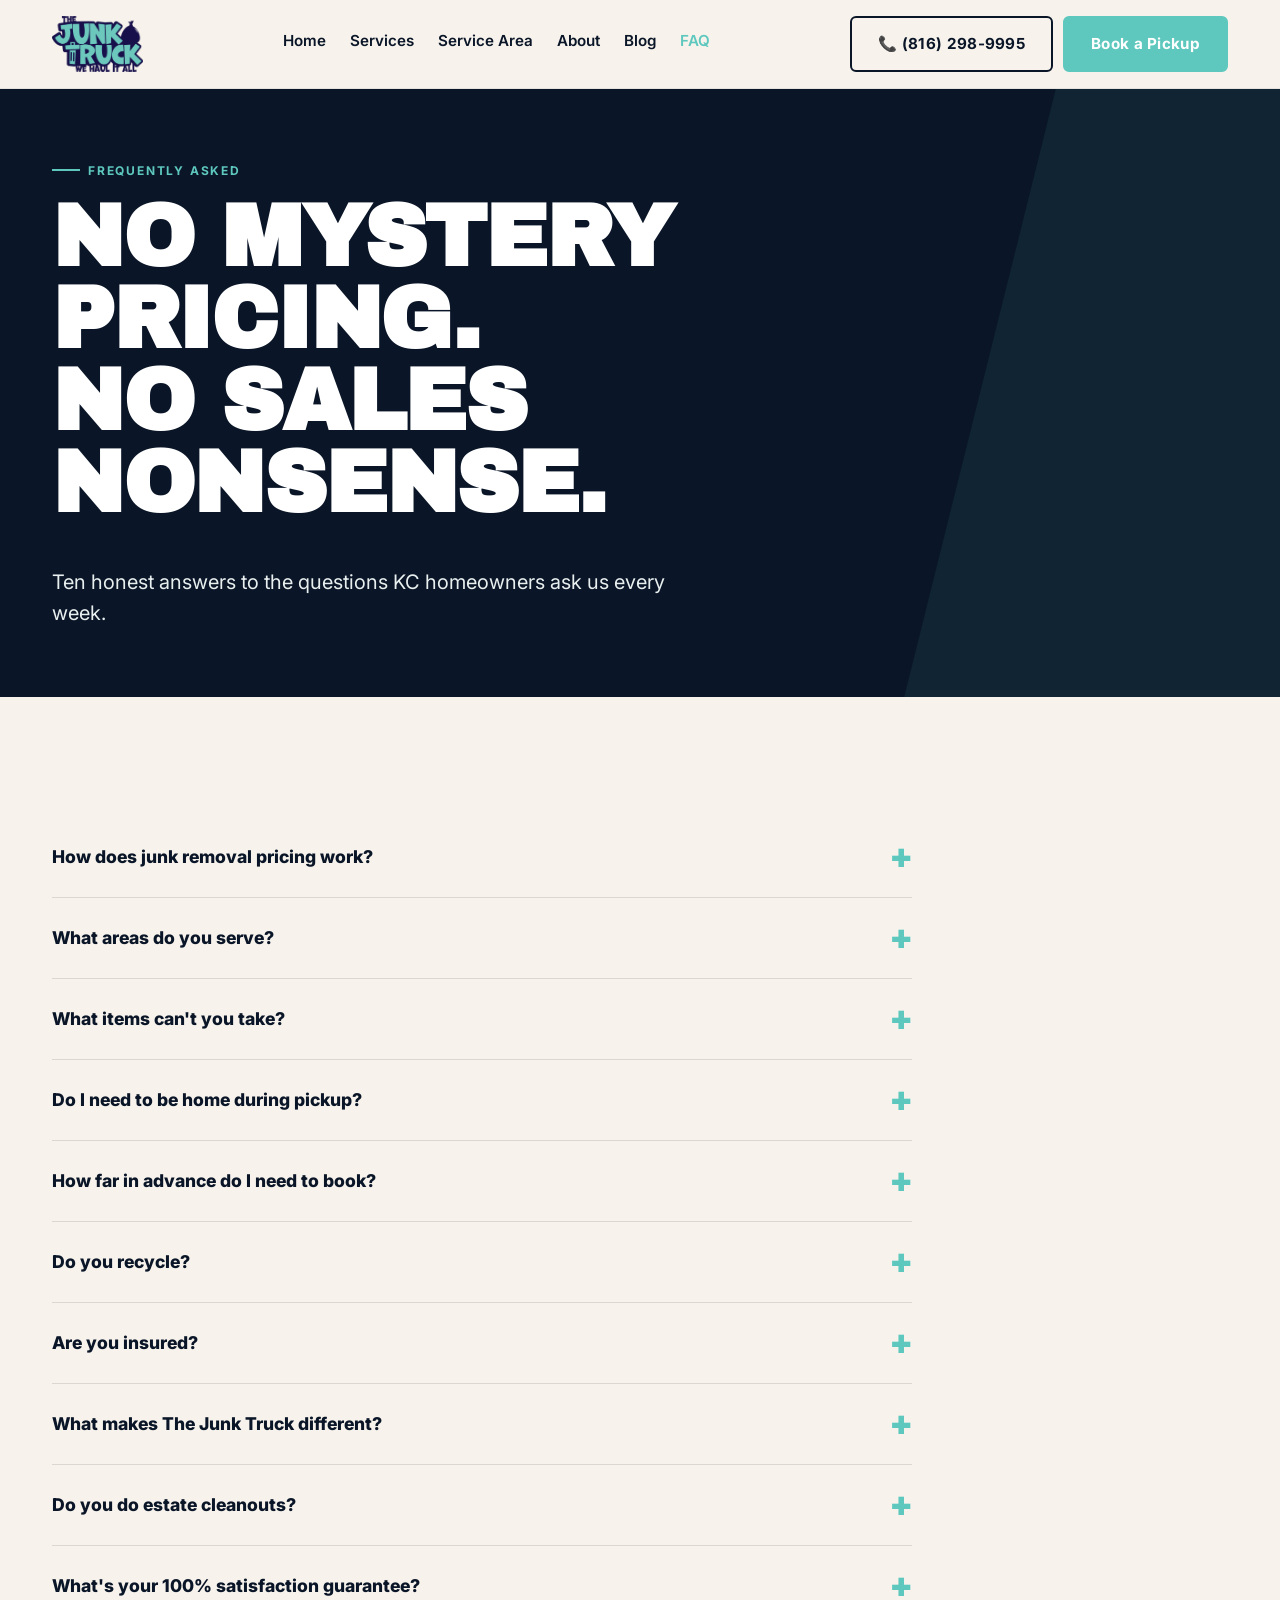
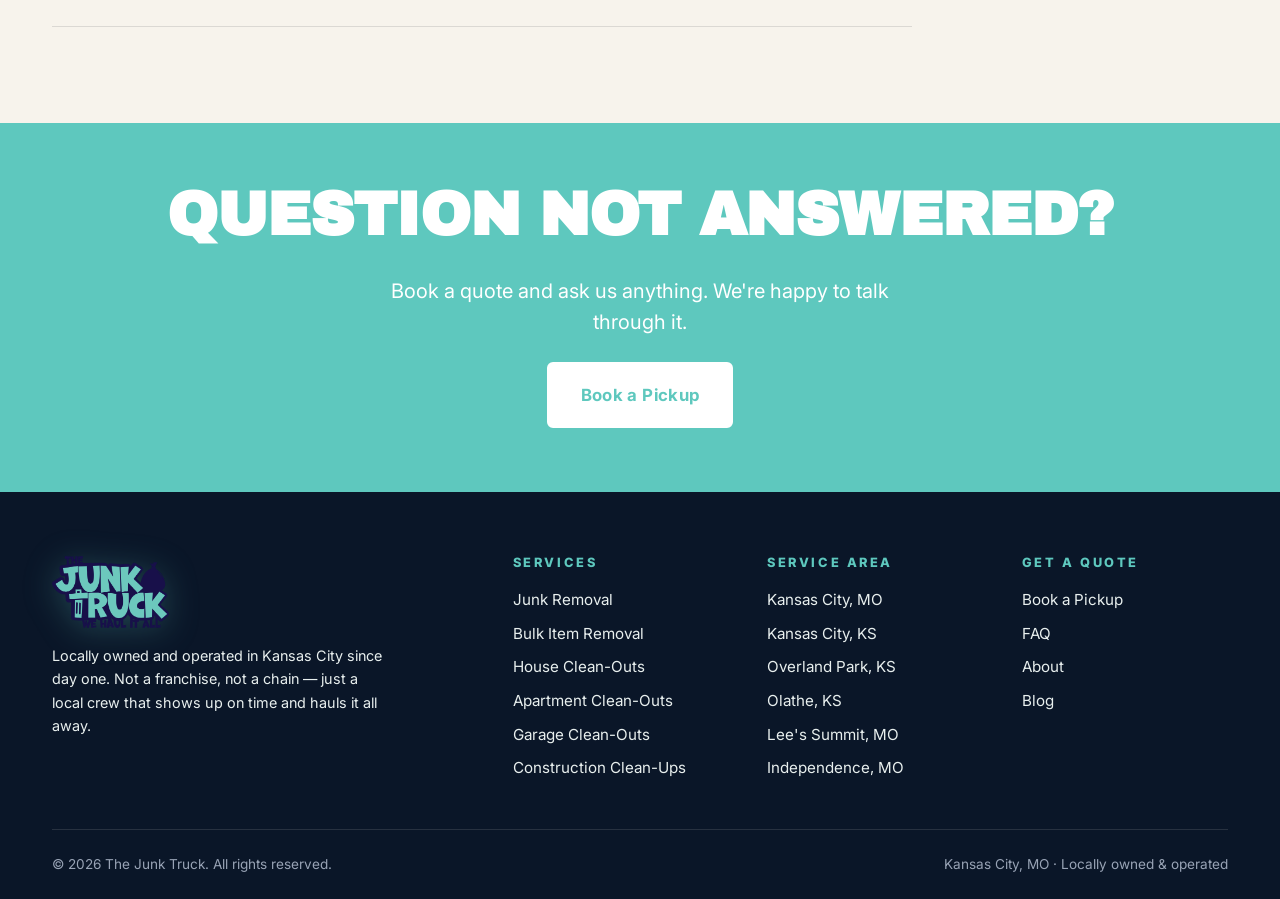
<file: faq.html>
<!DOCTYPE html>
<html lang="en">
<head>
  <meta charset="UTF-8">
  <meta name="viewport" content="width=device-width, initial-scale=1.0">
  <title>FAQ — Kansas City Junk Removal Questions | The Junk Truck</title>
  <meta name="description" content="Common questions about junk removal in Kansas City: pricing, service area, recycling, insurance, estate clean-outs, satisfaction guarantee and more.">
  <link rel="canonical" href="https://junktruck123.com/faq.html">

  <!-- Open Graph -->
  <meta property="og:title" content="FAQ — Kansas City Junk Removal Questions | The Junk Truck">
  <meta property="og:description" content="Common questions about junk removal in Kansas City: pricing, service area, recycling, insurance, estate clean-outs, satisfaction guarantee and more.">
  <meta property="og:type" content="website">
  <meta property="og:url" content="https://junktruck123.com/faq.html">
  <meta property="og:image" content="https://junktruck123.com/assets/images/hero-truck.webp">
  <meta property="og:locale" content="en_US">

  <!-- Twitter -->
  <meta name="twitter:card" content="summary_large_image">
  <meta name="twitter:title" content="FAQ — Kansas City Junk Removal Questions | The Junk Truck">
  <meta name="twitter:description" content="Common questions about junk removal in Kansas City: pricing, service area, recycling, insurance, estate clean-outs, satisfaction guarantee and more.">

  <!-- Fonts -->
  <link rel="preconnect" href="https://fonts.googleapis.com">
  <link rel="preconnect" href="https://fonts.gstatic.com" crossorigin>
  <link href="https://fonts.googleapis.com/css2?family=Archivo+Black&family=Inter:wght@400;500;600;700;800&family=JetBrains+Mono:wght@400;600&display=swap" rel="stylesheet">

  <!-- Styles -->
  <link rel="stylesheet" href="css/styles.css">

  <!-- Favicon -->
  <link rel="icon" type="image/svg+xml" href="data:image/svg+xml,%3Csvg xmlns='http://www.w3.org/2000/svg' viewBox='0 0 44 44'%3E%3Crect x='1' y='1' width='42' height='42' rx='8' fill='%230a1628'/%3E%3Cpath d='M6 26 L6 18 L22 18 L26 14 L34 14 L38 18 L38 26 Z' fill='none' stroke='%235ec8be' stroke-width='2.5' stroke-linejoin='round'/%3E%3Ccircle cx='13' cy='30' r='3' fill='none' stroke='%235ec8be' stroke-width='2.5'/%3E%3Ccircle cx='31' cy='30' r='3' fill='none' stroke='%235ec8be' stroke-width='2.5'/%3E%3Crect x='28' y='19' width='6' height='5' fill='%235ec8be'/%3E%3C/svg%3E">
  <meta name="theme-color" content="#0a1628">

  <script type="application/ld+json">{"@context":"https://schema.org","@type":"FAQPage","mainEntity":[{"@type":"Question","name":"How does junk removal pricing work?","acceptedAnswer":{"@type":"Answer","text":"We price by volume — how much space your stuff takes up in the truck. We'll take a look, give you a firm quote before we start, and that's the price. No hidden fees, no surprises. Single-item pickups (like a mattress or a couch) have a flat rate. Bigger jobs are priced by quarter, half, and full truck loads."}},{"@type":"Question","name":"What areas do you serve?","acceptedAnswer":{"@type":"Answer","text":"The entire Kansas City metro — both sides of the state line. That includes Kansas City MO and KS, Overland Park, Olathe, Lee's Summit, Independence, Shawnee, Blue Springs, Liberty, Leawood, Prairie Village, and every suburb in between. If you're not sure, just ask."}},{"@type":"Question","name":"What items can't you take?","acceptedAnswer":{"@type":"Answer","text":"A few things local regulations don't let us haul: hazardous waste, wet paint (dry it out first and we'll grab it), automotive fluids, medical waste, and asbestos. Pretty much everything else is fair game."}},{"@type":"Question","name":"Do I need to be home during pickup?","acceptedAnswer":{"@type":"Answer","text":"Not always. If you can leave the items on the driveway, curb, or in an unlocked garage, we can handle it and send you a photo when we're done. For inside pickups we do need an adult on-site."}},{"@type":"Question","name":"How far in advance do I need to book?","acceptedAnswer":{"@type":"Answer","text":"Same-day and next-day slots are common. Weekends and the first of the month fill up faster, so if you've got a tight deadline (like a move-out date), book a few days ahead if you can."}},{"@type":"Question","name":"Do you recycle?","acceptedAnswer":{"@type":"Answer","text":"Whenever possible, yes. Metals, electronics, and donation-worthy furniture get a second life. We partner with local donation centers so usable items find new homes instead of the landfill."}},{"@type":"Question","name":"Are you insured?","acceptedAnswer":{"@type":"Answer","text":"Yes. The Junk Truck is fully licensed and insured for residential and commercial jobs. Proof of insurance available on request, especially helpful for HOA and property management jobs."}},{"@type":"Question","name":"What makes The Junk Truck different?","acceptedAnswer":{"@type":"Answer","text":"We're locally owned and operated — not a franchise, not a chain. This company was started from scratch and self-funded by Collin Grote, a Kansas City resident. That means every dollar you spend stays local, and every decision is made by someone who actually lives here. We show up, we show up on time, and we show up looking professional. Backed by a 100% satisfaction guarantee."}},{"@type":"Question","name":"Do you do estate cleanouts?","acceptedAnswer":{"@type":"Answer","text":"Absolutely. Estate and downsizing clean-outs are one of our specialties. We work carefully and discreetly, coordinate with realtors and attorneys when needed, and can sort items for donation rather than disposal. No one should have to handle an estate clear-out alone."}},{"@type":"Question","name":"What's your 100% satisfaction guarantee?","acceptedAnswer":{"@type":"Answer","text":"Simple: if you're not happy with the job, we'll make it right. Whether that means coming back to finish, adjusting the bill, or something else — we stand behind the work. Your word goes."}}]}</script>
</head>
<body>
<a href="#main" class="skip-link">Skip to main content</a>
<header class="site-header">
  <div class="container">
    <div class="nav">
      <a href="index.html" class="brand" aria-label="The Junk Truck home">
        <img src="assets/images/logo.png" alt="The Junk Truck — Kansas City" class="brand-logo" width="220" height="136" loading="eager" decoding="async">
        </a>
      <nav aria-label="Primary">
        <ul class="nav-links">
          <li><a href="index.html" class="">Home</a></li>
<li><a href="services.html" class="">Services</a></li>
<li><a href="locations.html" class="">Service Area</a></li>
<li><a href="about.html" class="">About</a></li>
<li><a href="blog.html" class="">Blog</a></li>
<li><a href="faq.html" class="active">FAQ</a></li>

        </ul>
      </nav>
      <div class="nav-cta">
        <a href="tel:+18162989995" class="btn btn-outline" aria-label="Call The Junk Truck at (816) 298-9995">📞 (816) 298-9995</a>
        <a href="book.html" class="btn btn-primary">Book a Pickup</a>
      </div>
      <button class="nav-toggle" aria-expanded="false" aria-controls="mobile-menu" aria-label="Toggle menu">
        <span></span><span></span><span></span>
      </button>
    </div>
  </div>
  <div id="mobile-menu" class="mobile-menu" role="navigation" aria-label="Mobile">
    <ul>
      <li><a href="index.html">Home</a></li>
<li><a href="services.html">Services</a></li>
<li><a href="locations.html">Service Area</a></li>
<li><a href="about.html">About</a></li>
<li><a href="blog.html">Blog</a></li>
<li><a href="faq.html">FAQ</a></li>

      <li><a href="tel:+18162989995" class="btn btn-outline" aria-label="Call The Junk Truck">📞 Call (816) 298-9995</a></li>
      <li><a href="book.html" class="btn btn-primary">Book a Pickup</a></li>
    </ul>
  </div>
</header>

<main id="main">

<section class="page-hero">
  <div class="container">
    <span class="eyebrow">Frequently Asked</span>
    <h1>No mystery pricing.<br>No sales nonsense.</h1>
    <p class="lead">Ten honest answers to the questions KC homeowners ask us every week.</p>
  </div>
</section>

<section class="section">
  <div class="container">
    <div style="max-width: 860px;">
      <div class="accordion">
        <details>
          <summary>How does junk removal pricing work?</summary>
          <p>We price by volume — how much space your stuff takes up in the truck. We'll take a look, give you a firm quote before we start, and that's the price. No hidden fees, no surprises. Single-item pickups (like a mattress or a couch) have a flat rate. Bigger jobs are priced by quarter, half, and full truck loads.</p>
        </details>
<details>
          <summary>What areas do you serve?</summary>
          <p>The entire Kansas City metro — both sides of the state line. That includes Kansas City MO and KS, Overland Park, Olathe, Lee's Summit, Independence, Shawnee, Blue Springs, Liberty, Leawood, Prairie Village, and every suburb in between. If you're not sure, just ask.</p>
        </details>
<details>
          <summary>What items can't you take?</summary>
          <p>A few things local regulations don't let us haul: hazardous waste, wet paint (dry it out first and we'll grab it), automotive fluids, medical waste, and asbestos. Pretty much everything else is fair game.</p>
        </details>
<details>
          <summary>Do I need to be home during pickup?</summary>
          <p>Not always. If you can leave the items on the driveway, curb, or in an unlocked garage, we can handle it and send you a photo when we're done. For inside pickups we do need an adult on-site.</p>
        </details>
<details>
          <summary>How far in advance do I need to book?</summary>
          <p>Same-day and next-day slots are common. Weekends and the first of the month fill up faster, so if you've got a tight deadline (like a move-out date), book a few days ahead if you can.</p>
        </details>
<details>
          <summary>Do you recycle?</summary>
          <p>Whenever possible, yes. Metals, electronics, and donation-worthy furniture get a second life. We partner with local donation centers so usable items find new homes instead of the landfill.</p>
        </details>
<details>
          <summary>Are you insured?</summary>
          <p>Yes. The Junk Truck is fully licensed and insured for residential and commercial jobs. Proof of insurance available on request, especially helpful for HOA and property management jobs.</p>
        </details>
<details>
          <summary>What makes The Junk Truck different?</summary>
          <p>We're locally owned and operated — not a franchise, not a chain. This company was started from scratch and self-funded by Collin Grote, a Kansas City resident. That means every dollar you spend stays local, and every decision is made by someone who actually lives here. We show up, we show up on time, and we show up looking professional. Backed by a 100% satisfaction guarantee.</p>
        </details>
<details>
          <summary>Do you do estate cleanouts?</summary>
          <p>Absolutely. Estate and downsizing clean-outs are one of our specialties. We work carefully and discreetly, coordinate with realtors and attorneys when needed, and can sort items for donation rather than disposal. No one should have to handle an estate clear-out alone.</p>
        </details>
<details>
          <summary>What's your 100% satisfaction guarantee?</summary>
          <p>Simple: if you're not happy with the job, we'll make it right. Whether that means coming back to finish, adjusting the bill, or something else — we stand behind the work. Your word goes.</p>
        </details>

      </div>
    </div>
  </div>
</section>

<section class="cta-band">
  <div class="container">
    <h2>Question not answered?</h2>
    <p class="lead" style="color:#fff; margin: 0 auto var(--s-5); max-width: 540px;">Book a quote and ask us anything. We're happy to talk through it.</p>
    <a href="book.html" class="btn btn-lg">Book a Pickup</a>
  </div>
</section>

</main>
<footer class="site-footer">
  <div class="container">
    <div class="footer-grid">
      <div class="footer-brand">
        <div class="brand">
          <img src="assets/images/logo.png" alt="The Junk Truck — Kansas City" class="brand-logo" width="220" height="136" loading="eager" decoding="async">
          </div>
        <p>Locally owned and operated in Kansas City since day one. Not a franchise, not a chain — just a local crew that shows up on time and hauls it all away.</p>
      </div>
      <div>
        <h4>Services</h4>
        <ul><li><a href="services.html#junk-removal">Junk Removal</a></li>
<li><a href="services.html#bulk-item-removal">Bulk Item Removal</a></li>
<li><a href="services.html#house-clean-outs">House Clean-Outs</a></li>
<li><a href="services.html#apartment-clean-outs">Apartment Clean-Outs</a></li>
<li><a href="services.html#garage-clean-outs">Garage Clean-Outs</a></li>
<li><a href="services.html#construction-clean-ups">Construction Clean-Ups</a></li>
</ul>
      </div>
      <div>
        <h4>Service Area</h4>
        <ul><li><a href="locations.html">Kansas City, MO</a></li>
<li><a href="locations.html">Kansas City, KS</a></li>
<li><a href="locations.html">Overland Park, KS</a></li>
<li><a href="locations.html">Olathe, KS</a></li>
<li><a href="locations.html">Lee's Summit, MO</a></li>
<li><a href="locations.html">Independence, MO</a></li>
</ul>
      </div>
      <div>
        <h4>Get a Quote</h4>
        <ul>
          <li><a href="book.html">Book a Pickup</a></li>
          <li><a href="faq.html">FAQ</a></li>
          <li><a href="about.html">About</a></li>
          <li><a href="blog.html">Blog</a></li>
        </ul>
      </div>
    </div>
    <div class="copyright">
      <div>© 2026 The Junk Truck. All rights reserved.</div>
      <div>Kansas City, MO · Locally owned &amp; operated</div>
    </div>
  </div>
</footer>
<script src="js/main.js" defer></script>
</body></html>
</file>
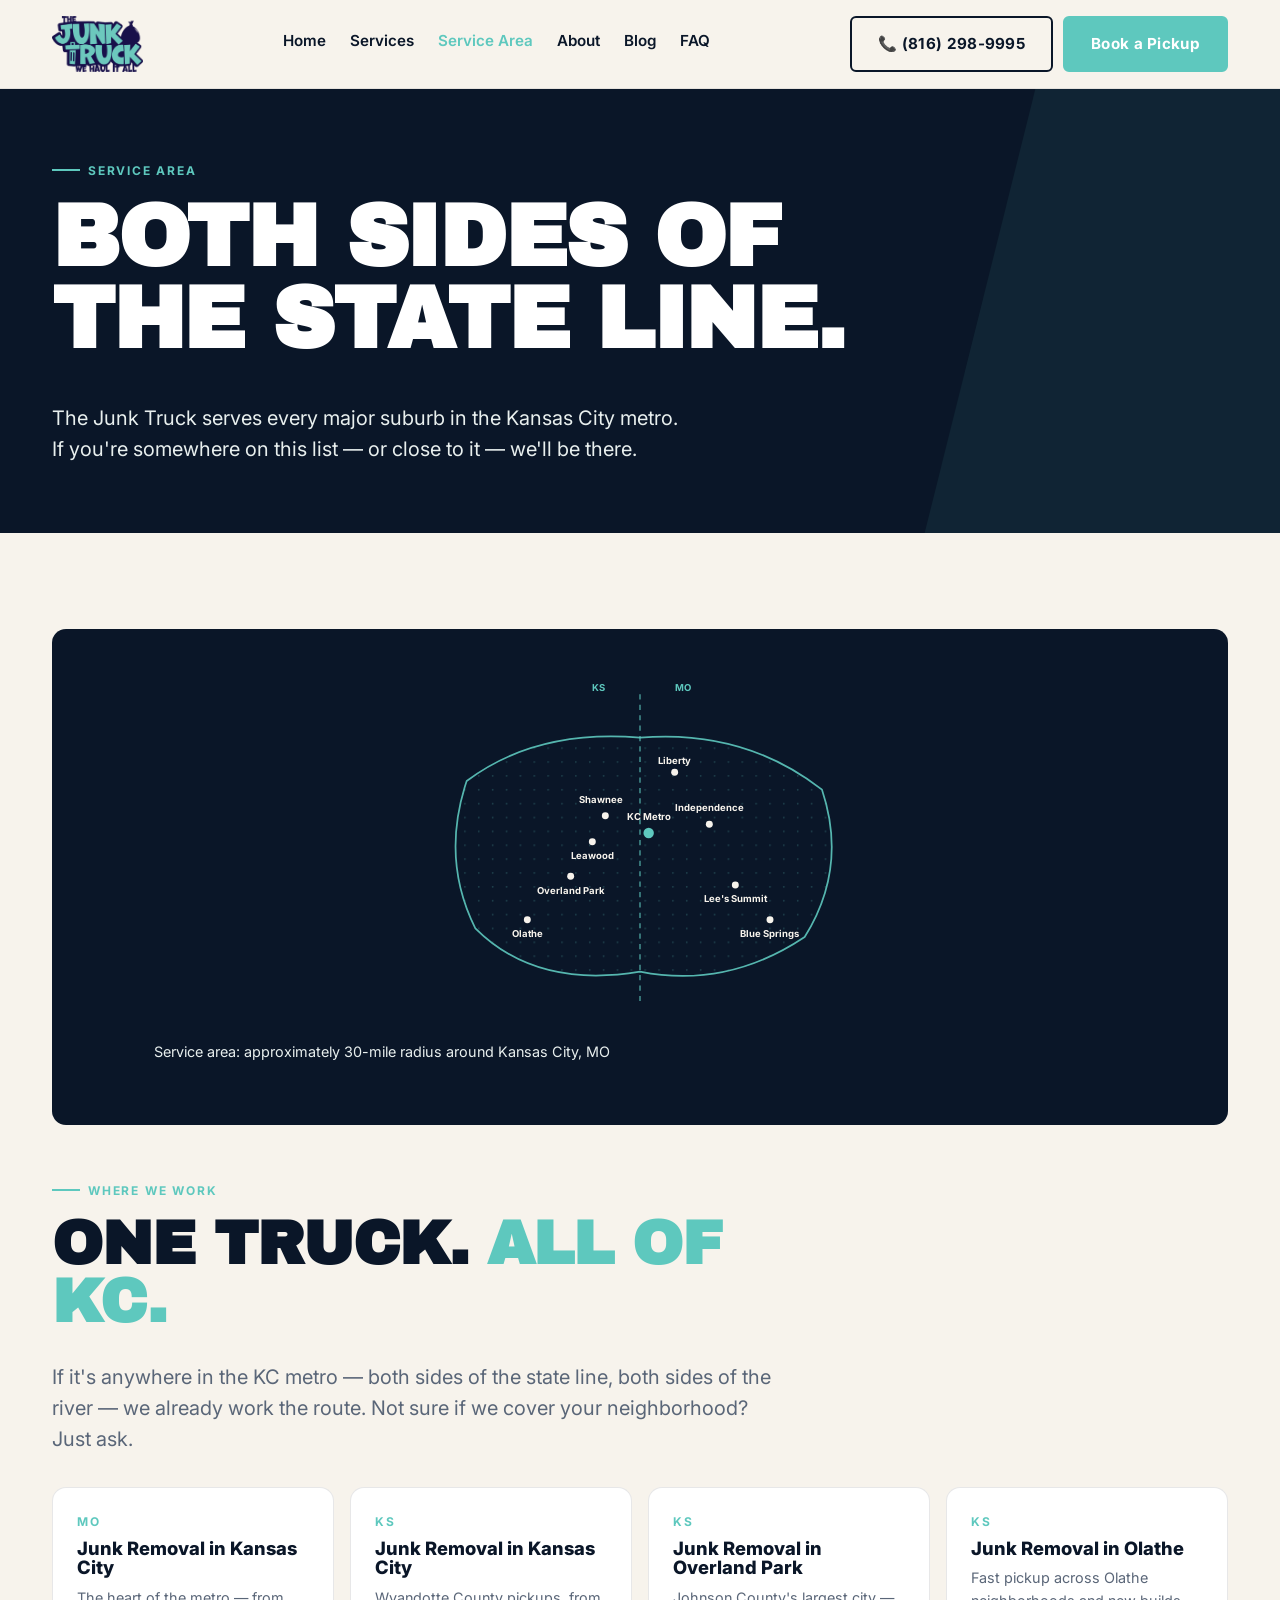
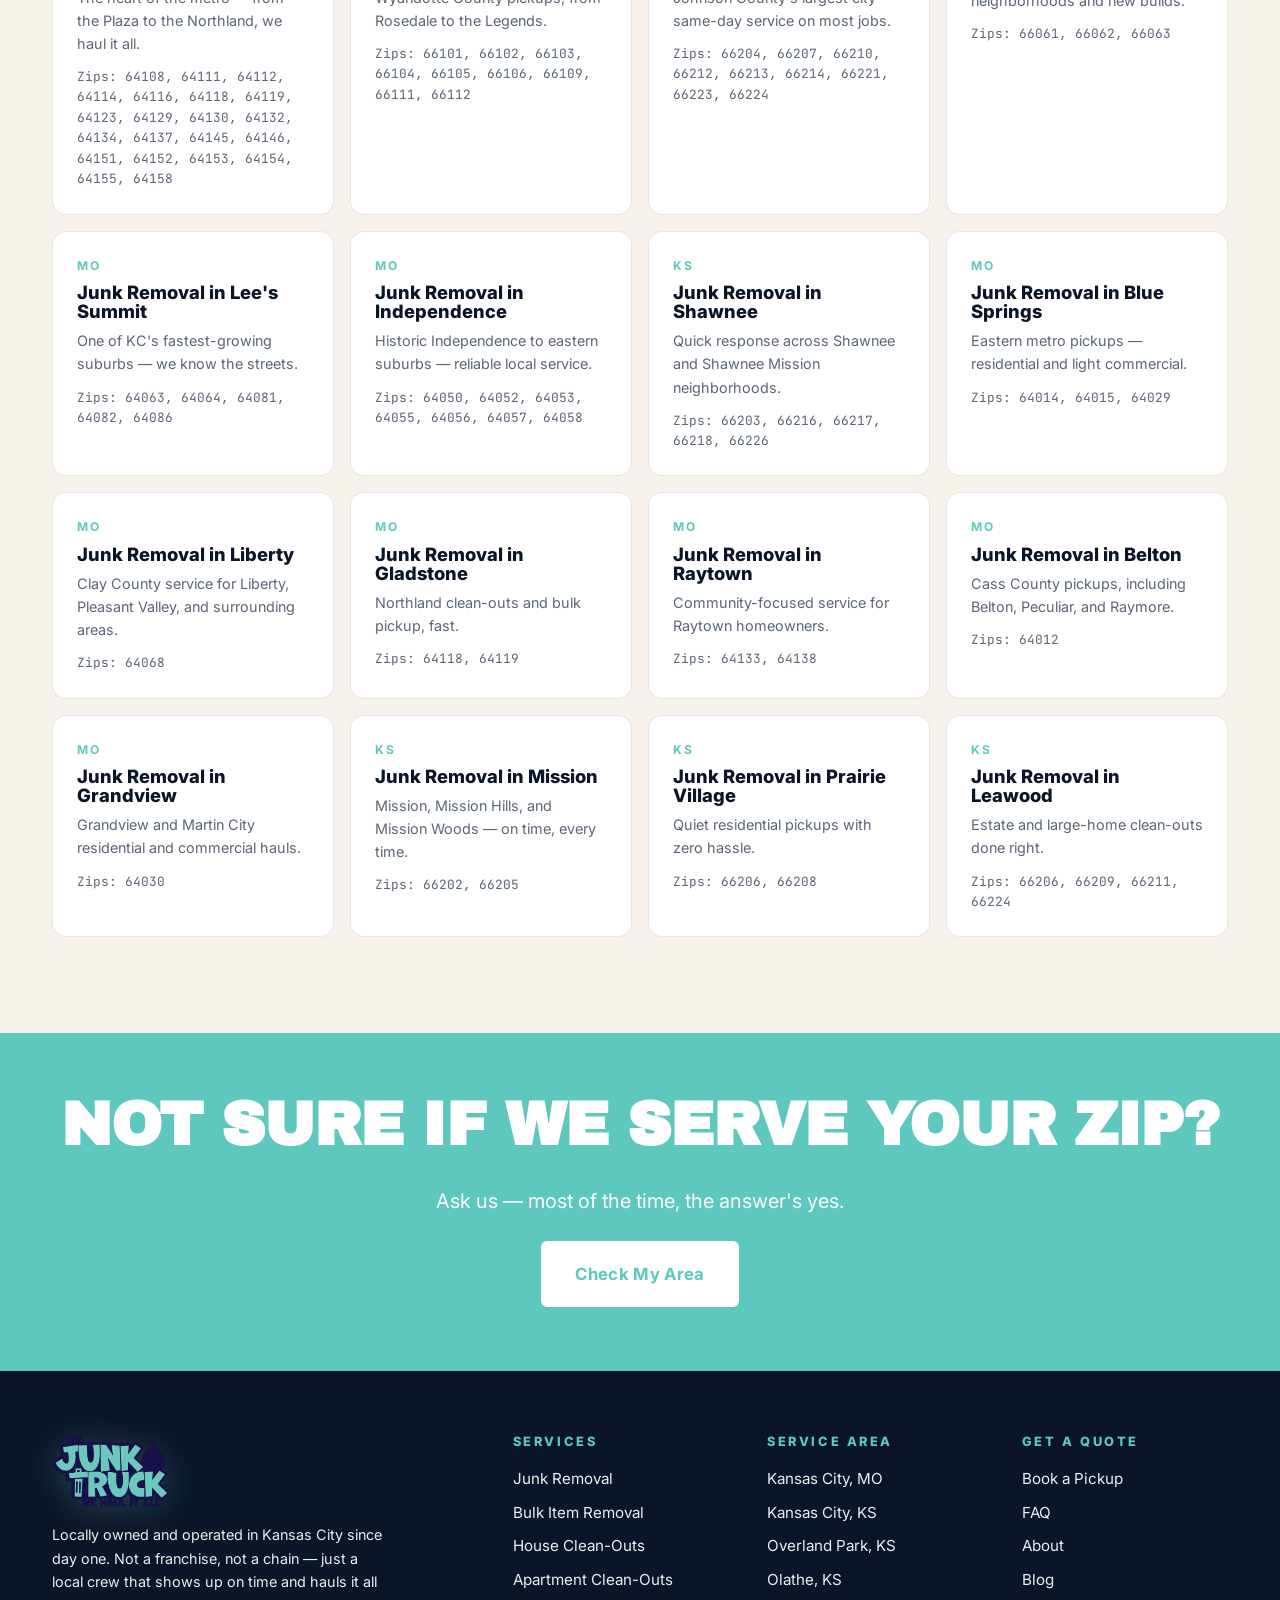
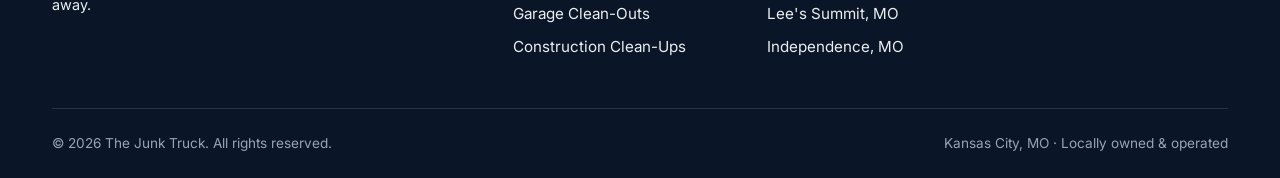
<file: locations.html>
<!DOCTYPE html>
<html lang="en">
<head>
  <meta charset="UTF-8">
  <meta name="viewport" content="width=device-width, initial-scale=1.0">
  <title>Service Area — Kansas City Metro Junk Removal | The Junk Truck</title>
  <meta name="description" content="The Junk Truck serves the entire KC metro: Kansas City MO &amp; KS, Overland Park, Olathe, Lee's Summit, Independence, Leawood, Shawnee, Liberty and more.">
  <link rel="canonical" href="https://junktruck123.com/locations.html">

  <!-- Open Graph -->
  <meta property="og:title" content="Service Area — Kansas City Metro Junk Removal | The Junk Truck">
  <meta property="og:description" content="The Junk Truck serves the entire KC metro: Kansas City MO &amp; KS, Overland Park, Olathe, Lee's Summit, Independence, Leawood, Shawnee, Liberty and more.">
  <meta property="og:type" content="website">
  <meta property="og:url" content="https://junktruck123.com/locations.html">
  <meta property="og:image" content="https://junktruck123.com/assets/images/hero-truck.webp">
  <meta property="og:locale" content="en_US">

  <!-- Twitter -->
  <meta name="twitter:card" content="summary_large_image">
  <meta name="twitter:title" content="Service Area — Kansas City Metro Junk Removal | The Junk Truck">
  <meta name="twitter:description" content="The Junk Truck serves the entire KC metro: Kansas City MO &amp; KS, Overland Park, Olathe, Lee's Summit, Independence, Leawood, Shawnee, Liberty and more.">

  <!-- Fonts -->
  <link rel="preconnect" href="https://fonts.googleapis.com">
  <link rel="preconnect" href="https://fonts.gstatic.com" crossorigin>
  <link href="https://fonts.googleapis.com/css2?family=Archivo+Black&family=Inter:wght@400;500;600;700;800&family=JetBrains+Mono:wght@400;600&display=swap" rel="stylesheet">

  <!-- Styles -->
  <link rel="stylesheet" href="css/styles.css">

  <!-- Favicon -->
  <link rel="icon" type="image/svg+xml" href="data:image/svg+xml,%3Csvg xmlns='http://www.w3.org/2000/svg' viewBox='0 0 44 44'%3E%3Crect x='1' y='1' width='42' height='42' rx='8' fill='%230a1628'/%3E%3Cpath d='M6 26 L6 18 L22 18 L26 14 L34 14 L38 18 L38 26 Z' fill='none' stroke='%235ec8be' stroke-width='2.5' stroke-linejoin='round'/%3E%3Ccircle cx='13' cy='30' r='3' fill='none' stroke='%235ec8be' stroke-width='2.5'/%3E%3Ccircle cx='31' cy='30' r='3' fill='none' stroke='%235ec8be' stroke-width='2.5'/%3E%3Crect x='28' y='19' width='6' height='5' fill='%235ec8be'/%3E%3C/svg%3E">
  <meta name="theme-color" content="#0a1628">

  
</head>
<body>
<a href="#main" class="skip-link">Skip to main content</a>
<header class="site-header">
  <div class="container">
    <div class="nav">
      <a href="index.html" class="brand" aria-label="The Junk Truck home">
        <img src="assets/images/logo.png" alt="The Junk Truck — Kansas City" class="brand-logo" width="220" height="136" loading="eager" decoding="async">
        </a>
      <nav aria-label="Primary">
        <ul class="nav-links">
          <li><a href="index.html" class="">Home</a></li>
<li><a href="services.html" class="">Services</a></li>
<li><a href="locations.html" class="active">Service Area</a></li>
<li><a href="about.html" class="">About</a></li>
<li><a href="blog.html" class="">Blog</a></li>
<li><a href="faq.html" class="">FAQ</a></li>

        </ul>
      </nav>
      <div class="nav-cta">
        <a href="tel:+18162989995" class="btn btn-outline" aria-label="Call The Junk Truck at (816) 298-9995">📞 (816) 298-9995</a>
        <a href="book.html" class="btn btn-primary">Book a Pickup</a>
      </div>
      <button class="nav-toggle" aria-expanded="false" aria-controls="mobile-menu" aria-label="Toggle menu">
        <span></span><span></span><span></span>
      </button>
    </div>
  </div>
  <div id="mobile-menu" class="mobile-menu" role="navigation" aria-label="Mobile">
    <ul>
      <li><a href="index.html">Home</a></li>
<li><a href="services.html">Services</a></li>
<li><a href="locations.html">Service Area</a></li>
<li><a href="about.html">About</a></li>
<li><a href="blog.html">Blog</a></li>
<li><a href="faq.html">FAQ</a></li>

      <li><a href="tel:+18162989995" class="btn btn-outline" aria-label="Call The Junk Truck">📞 Call (816) 298-9995</a></li>
      <li><a href="book.html" class="btn btn-primary">Book a Pickup</a></li>
    </ul>
  </div>
</header>

<main id="main">

<section class="page-hero">
  <div class="container">
    <span class="eyebrow">Service Area</span>
    <h1>Both sides of<br>the state line.</h1>
    <p class="lead">The Junk Truck serves every major suburb in the Kansas City metro. If you're somewhere on this list — or close to it — we'll be there.</p>
  </div>
</section>

<section class="section">
  <div class="container">
    <div class="service-area-map" style="margin-bottom: var(--s-7);">
      <svg viewBox="0 0 600 400" aria-label="Kansas City metro service area" role="img" xmlns="http://www.w3.org/2000/svg" style="max-width:520px;">
  <defs>
    <pattern id="dots" patternUnits="userSpaceOnUse" width="16" height="16">
      <circle cx="2" cy="2" r="1" fill="#5ec8be" opacity="0.3"/>
    </pattern>
  </defs>
  <!-- State line -->
  <line x1="300" y1="20" x2="300" y2="380" stroke="#5ec8be" stroke-width="2" stroke-dasharray="6 6" opacity="0.6"/>
  <text x="260" y="16" font-family="Inter, sans-serif" font-size="11" fill="#5ec8be" font-weight="700" text-anchor="end">KS</text>
  <text x="340" y="16" font-family="Inter, sans-serif" font-size="11" fill="#5ec8be" font-weight="700">MO</text>
  <!-- Service area blob -->
  <path d="M 100 120 Q 180 60 300 70 Q 420 60 510 130 Q 540 220 490 300 Q 400 360 300 340 Q 180 360 110 290 Q 70 210 100 120 Z"
        fill="url(#dots)" stroke="#5ec8be" stroke-width="2" opacity="0.9"/>
  <!-- City labels -->
  <g font-family="Inter, sans-serif" font-size="11" font-weight="700" fill="#f7f3ec" text-anchor="middle">
    <circle cx="310" cy="180" r="6" fill="#5ec8be"/>
    <text x="310" y="165">KC Metro</text>

    <circle cx="220" cy="230" r="4" fill="#f7f3ec"/>
    <text x="220" y="250">Overland Park</text>

    <circle cx="170" cy="280" r="4" fill="#f7f3ec"/>
    <text x="170" y="300">Olathe</text>

    <circle cx="410" cy="240" r="4" fill="#f7f3ec"/>
    <text x="410" y="260">Lee's Summit</text>

    <circle cx="380" cy="170" r="4" fill="#f7f3ec"/>
    <text x="380" y="155">Independence</text>

    <circle cx="260" cy="160" r="4" fill="#f7f3ec"/>
    <text x="255" y="145">Shawnee</text>

    <circle cx="340" cy="110" r="4" fill="#f7f3ec"/>
    <text x="340" y="100">Liberty</text>

    <circle cx="245" cy="190" r="4" fill="#f7f3ec"/>
    <text x="245" y="210">Leawood</text>

    <circle cx="450" cy="280" r="4" fill="#f7f3ec"/>
    <text x="450" y="300">Blue Springs</text>
  </g>
</svg>
      <p style="margin-top: var(--s-4); color: var(--bone); font-size: 0.9rem;">Service area: approximately 30-mile radius around Kansas City, MO</p>
    </div>

    <div style="max-width: 720px; margin-bottom: var(--s-6);">
      <span class="eyebrow">Where We Work</span>
      <h2>One Truck. <span class="accent">All of KC.</span></h2>
      <p class="lead text-muted">If it's anywhere in the KC metro — both sides of the state line, both sides of the river — we already work the route. Not sure if we cover your neighborhood? Just ask.</p>
    </div>

    <div class="locations-grid">
      <article class="location-card">
          <div class="state">MO</div>
          <h3>Junk Removal in Kansas City</h3>
          <p>The heart of the metro — from the Plaza to the Northland, we haul it all.</p>
          <div class="zips">Zips: 64108, 64111, 64112, 64114, 64116, 64118, 64119, 64123, 64129, 64130, 64132, 64134, 64137, 64145, 64146, 64151, 64152, 64153, 64154, 64155, 64158</div>
        </article>
<article class="location-card">
          <div class="state">KS</div>
          <h3>Junk Removal in Kansas City</h3>
          <p>Wyandotte County pickups, from Rosedale to the Legends.</p>
          <div class="zips">Zips: 66101, 66102, 66103, 66104, 66105, 66106, 66109, 66111, 66112</div>
        </article>
<article class="location-card">
          <div class="state">KS</div>
          <h3>Junk Removal in Overland Park</h3>
          <p>Johnson County's largest city — same-day service on most jobs.</p>
          <div class="zips">Zips: 66204, 66207, 66210, 66212, 66213, 66214, 66221, 66223, 66224</div>
        </article>
<article class="location-card">
          <div class="state">KS</div>
          <h3>Junk Removal in Olathe</h3>
          <p>Fast pickup across Olathe neighborhoods and new builds.</p>
          <div class="zips">Zips: 66061, 66062, 66063</div>
        </article>
<article class="location-card">
          <div class="state">MO</div>
          <h3>Junk Removal in Lee's Summit</h3>
          <p>One of KC's fastest-growing suburbs — we know the streets.</p>
          <div class="zips">Zips: 64063, 64064, 64081, 64082, 64086</div>
        </article>
<article class="location-card">
          <div class="state">MO</div>
          <h3>Junk Removal in Independence</h3>
          <p>Historic Independence to eastern suburbs — reliable local service.</p>
          <div class="zips">Zips: 64050, 64052, 64053, 64055, 64056, 64057, 64058</div>
        </article>
<article class="location-card">
          <div class="state">KS</div>
          <h3>Junk Removal in Shawnee</h3>
          <p>Quick response across Shawnee and Shawnee Mission neighborhoods.</p>
          <div class="zips">Zips: 66203, 66216, 66217, 66218, 66226</div>
        </article>
<article class="location-card">
          <div class="state">MO</div>
          <h3>Junk Removal in Blue Springs</h3>
          <p>Eastern metro pickups — residential and light commercial.</p>
          <div class="zips">Zips: 64014, 64015, 64029</div>
        </article>
<article class="location-card">
          <div class="state">MO</div>
          <h3>Junk Removal in Liberty</h3>
          <p>Clay County service for Liberty, Pleasant Valley, and surrounding areas.</p>
          <div class="zips">Zips: 64068</div>
        </article>
<article class="location-card">
          <div class="state">MO</div>
          <h3>Junk Removal in Gladstone</h3>
          <p>Northland clean-outs and bulk pickup, fast.</p>
          <div class="zips">Zips: 64118, 64119</div>
        </article>
<article class="location-card">
          <div class="state">MO</div>
          <h3>Junk Removal in Raytown</h3>
          <p>Community-focused service for Raytown homeowners.</p>
          <div class="zips">Zips: 64133, 64138</div>
        </article>
<article class="location-card">
          <div class="state">MO</div>
          <h3>Junk Removal in Belton</h3>
          <p>Cass County pickups, including Belton, Peculiar, and Raymore.</p>
          <div class="zips">Zips: 64012</div>
        </article>
<article class="location-card">
          <div class="state">MO</div>
          <h3>Junk Removal in Grandview</h3>
          <p>Grandview and Martin City residential and commercial hauls.</p>
          <div class="zips">Zips: 64030</div>
        </article>
<article class="location-card">
          <div class="state">KS</div>
          <h3>Junk Removal in Mission</h3>
          <p>Mission, Mission Hills, and Mission Woods — on time, every time.</p>
          <div class="zips">Zips: 66202, 66205</div>
        </article>
<article class="location-card">
          <div class="state">KS</div>
          <h3>Junk Removal in Prairie Village</h3>
          <p>Quiet residential pickups with zero hassle.</p>
          <div class="zips">Zips: 66206, 66208</div>
        </article>
<article class="location-card">
          <div class="state">KS</div>
          <h3>Junk Removal in Leawood</h3>
          <p>Estate and large-home clean-outs done right.</p>
          <div class="zips">Zips: 66206, 66209, 66211, 66224</div>
        </article>

    </div>
  </div>
</section>

<section class="cta-band">
  <div class="container">
    <h2>Not sure if we serve your zip?</h2>
    <p class="lead" style="color:#fff; margin: 0 auto var(--s-5); max-width: 540px;">Ask us — most of the time, the answer's yes.</p>
    <a href="book.html" class="btn btn-lg">Check My Area</a>
  </div>
</section>

</main>
<footer class="site-footer">
  <div class="container">
    <div class="footer-grid">
      <div class="footer-brand">
        <div class="brand">
          <img src="assets/images/logo.png" alt="The Junk Truck — Kansas City" class="brand-logo" width="220" height="136" loading="eager" decoding="async">
          </div>
        <p>Locally owned and operated in Kansas City since day one. Not a franchise, not a chain — just a local crew that shows up on time and hauls it all away.</p>
      </div>
      <div>
        <h4>Services</h4>
        <ul><li><a href="services.html#junk-removal">Junk Removal</a></li>
<li><a href="services.html#bulk-item-removal">Bulk Item Removal</a></li>
<li><a href="services.html#house-clean-outs">House Clean-Outs</a></li>
<li><a href="services.html#apartment-clean-outs">Apartment Clean-Outs</a></li>
<li><a href="services.html#garage-clean-outs">Garage Clean-Outs</a></li>
<li><a href="services.html#construction-clean-ups">Construction Clean-Ups</a></li>
</ul>
      </div>
      <div>
        <h4>Service Area</h4>
        <ul><li><a href="locations.html">Kansas City, MO</a></li>
<li><a href="locations.html">Kansas City, KS</a></li>
<li><a href="locations.html">Overland Park, KS</a></li>
<li><a href="locations.html">Olathe, KS</a></li>
<li><a href="locations.html">Lee's Summit, MO</a></li>
<li><a href="locations.html">Independence, MO</a></li>
</ul>
      </div>
      <div>
        <h4>Get a Quote</h4>
        <ul>
          <li><a href="book.html">Book a Pickup</a></li>
          <li><a href="faq.html">FAQ</a></li>
          <li><a href="about.html">About</a></li>
          <li><a href="blog.html">Blog</a></li>
        </ul>
      </div>
    </div>
    <div class="copyright">
      <div>© 2026 The Junk Truck. All rights reserved.</div>
      <div>Kansas City, MO · Locally owned &amp; operated</div>
    </div>
  </div>
</footer>
<script src="js/main.js" defer></script>
</body></html>
</file>
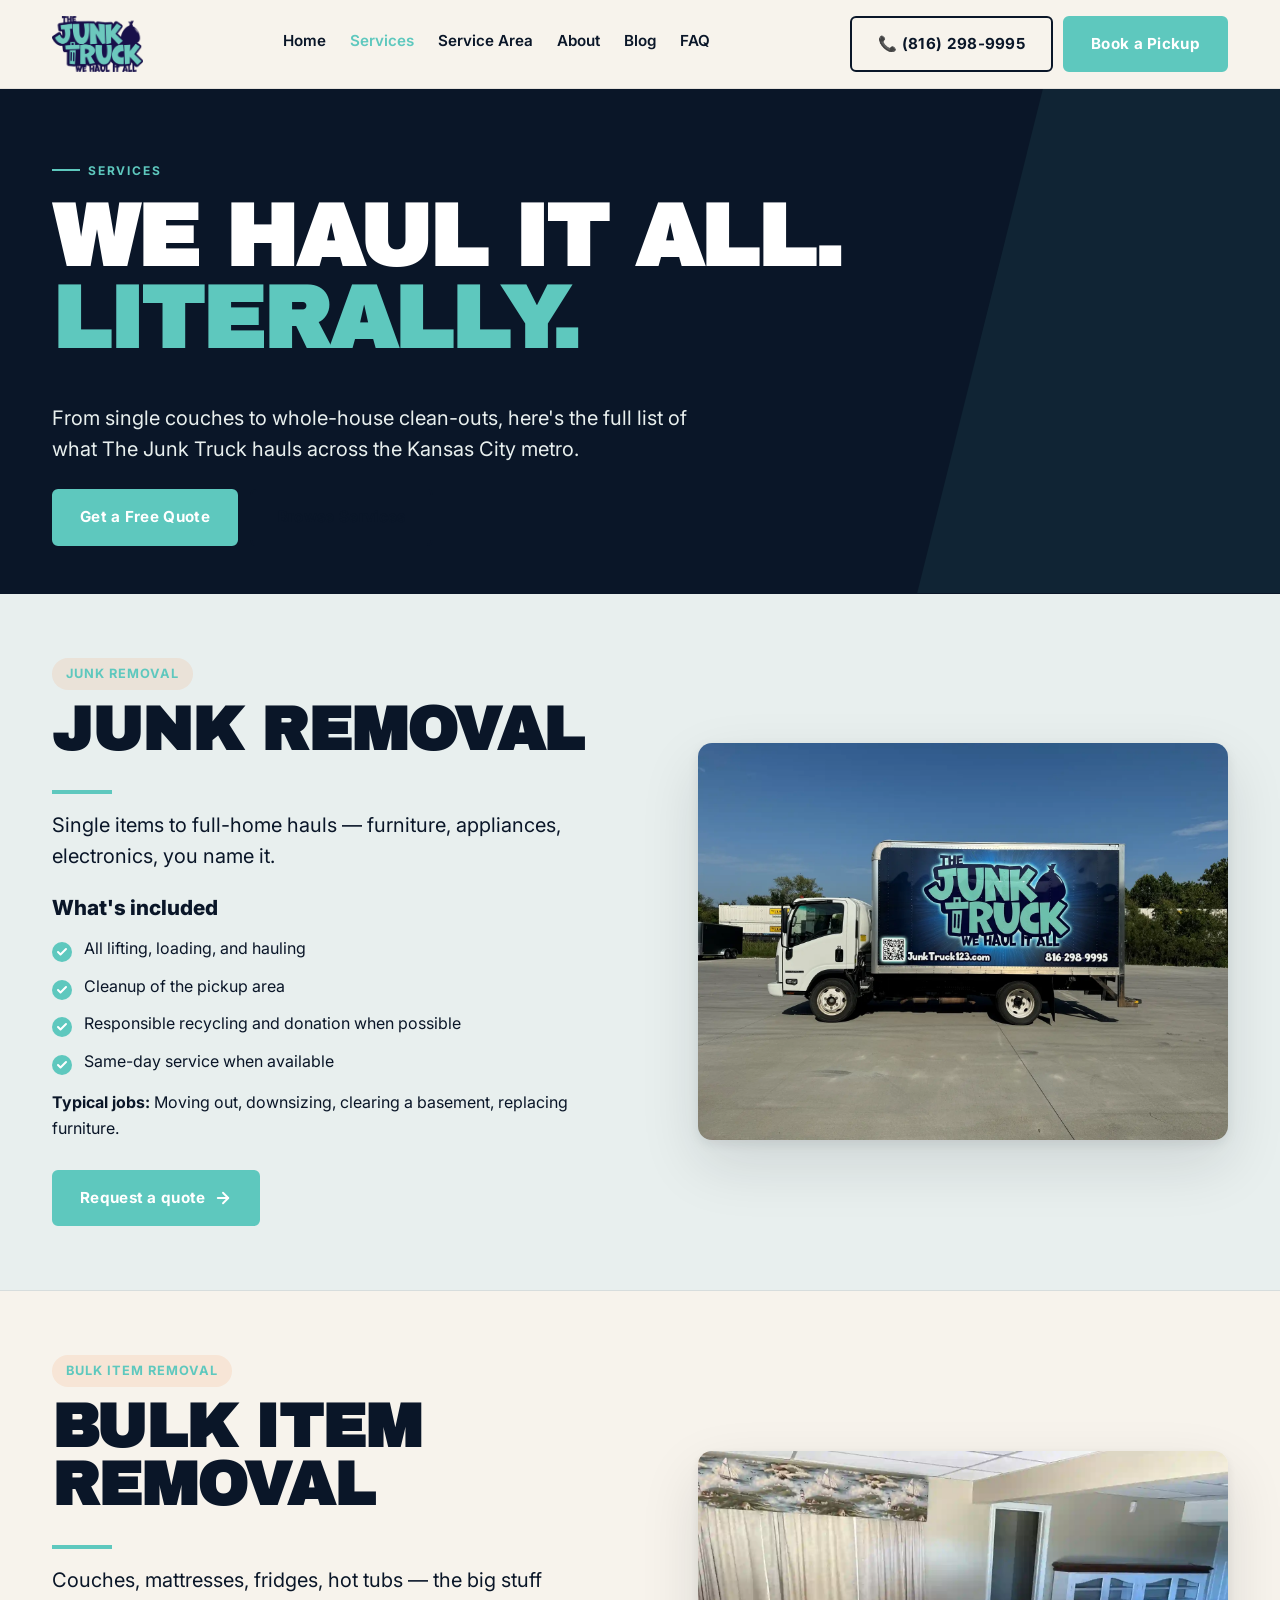
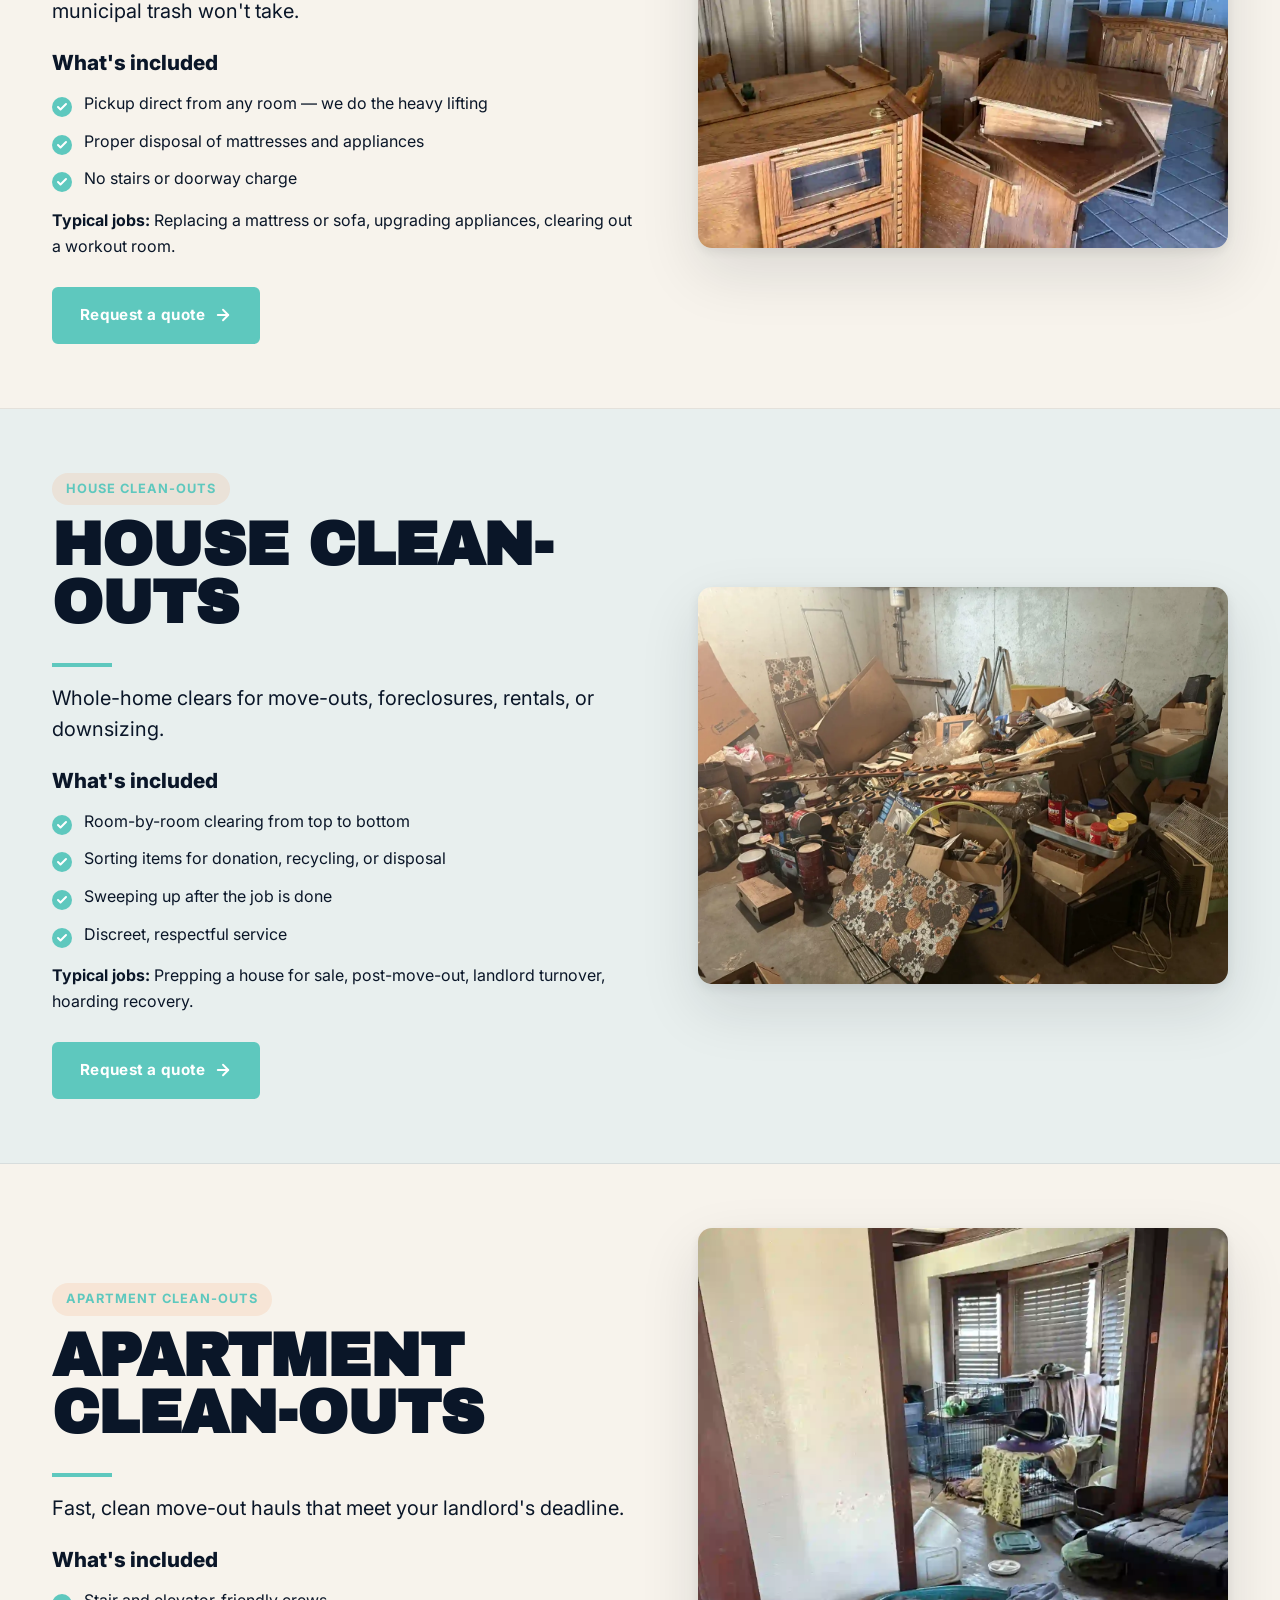
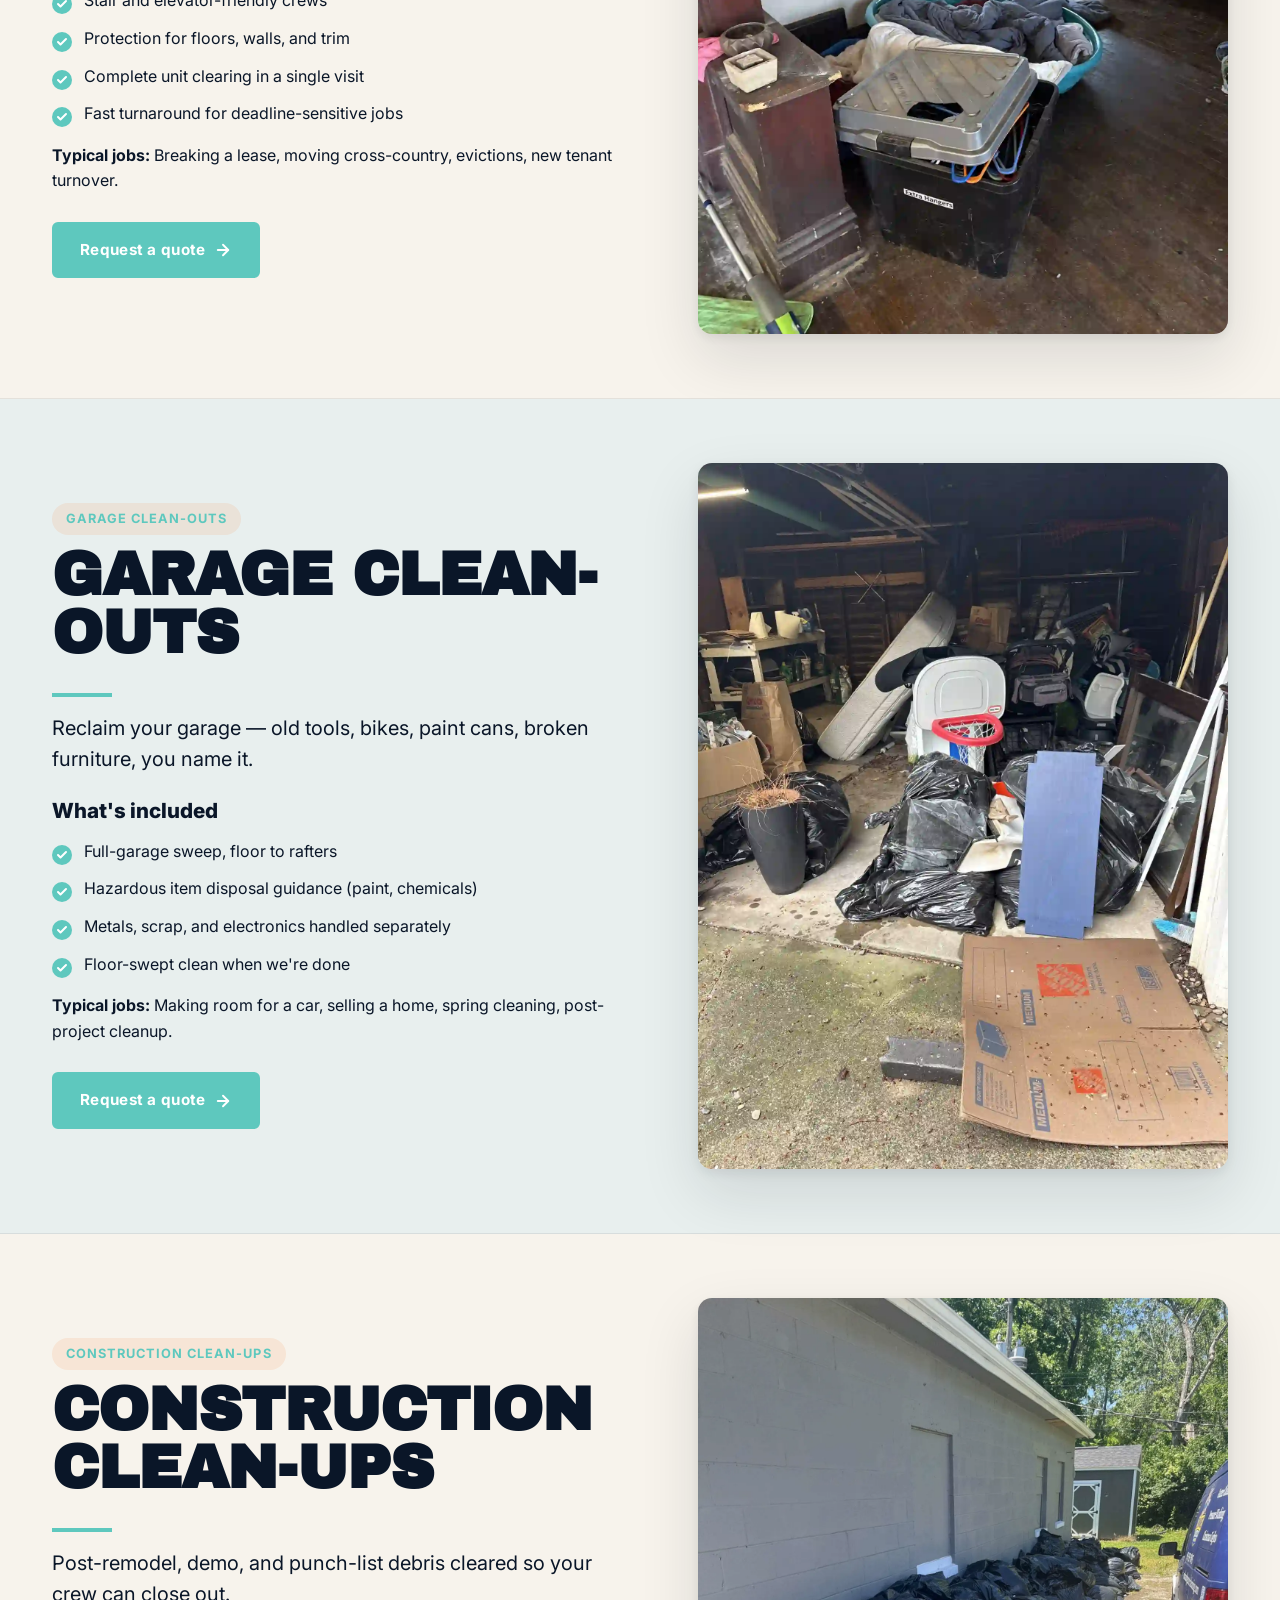
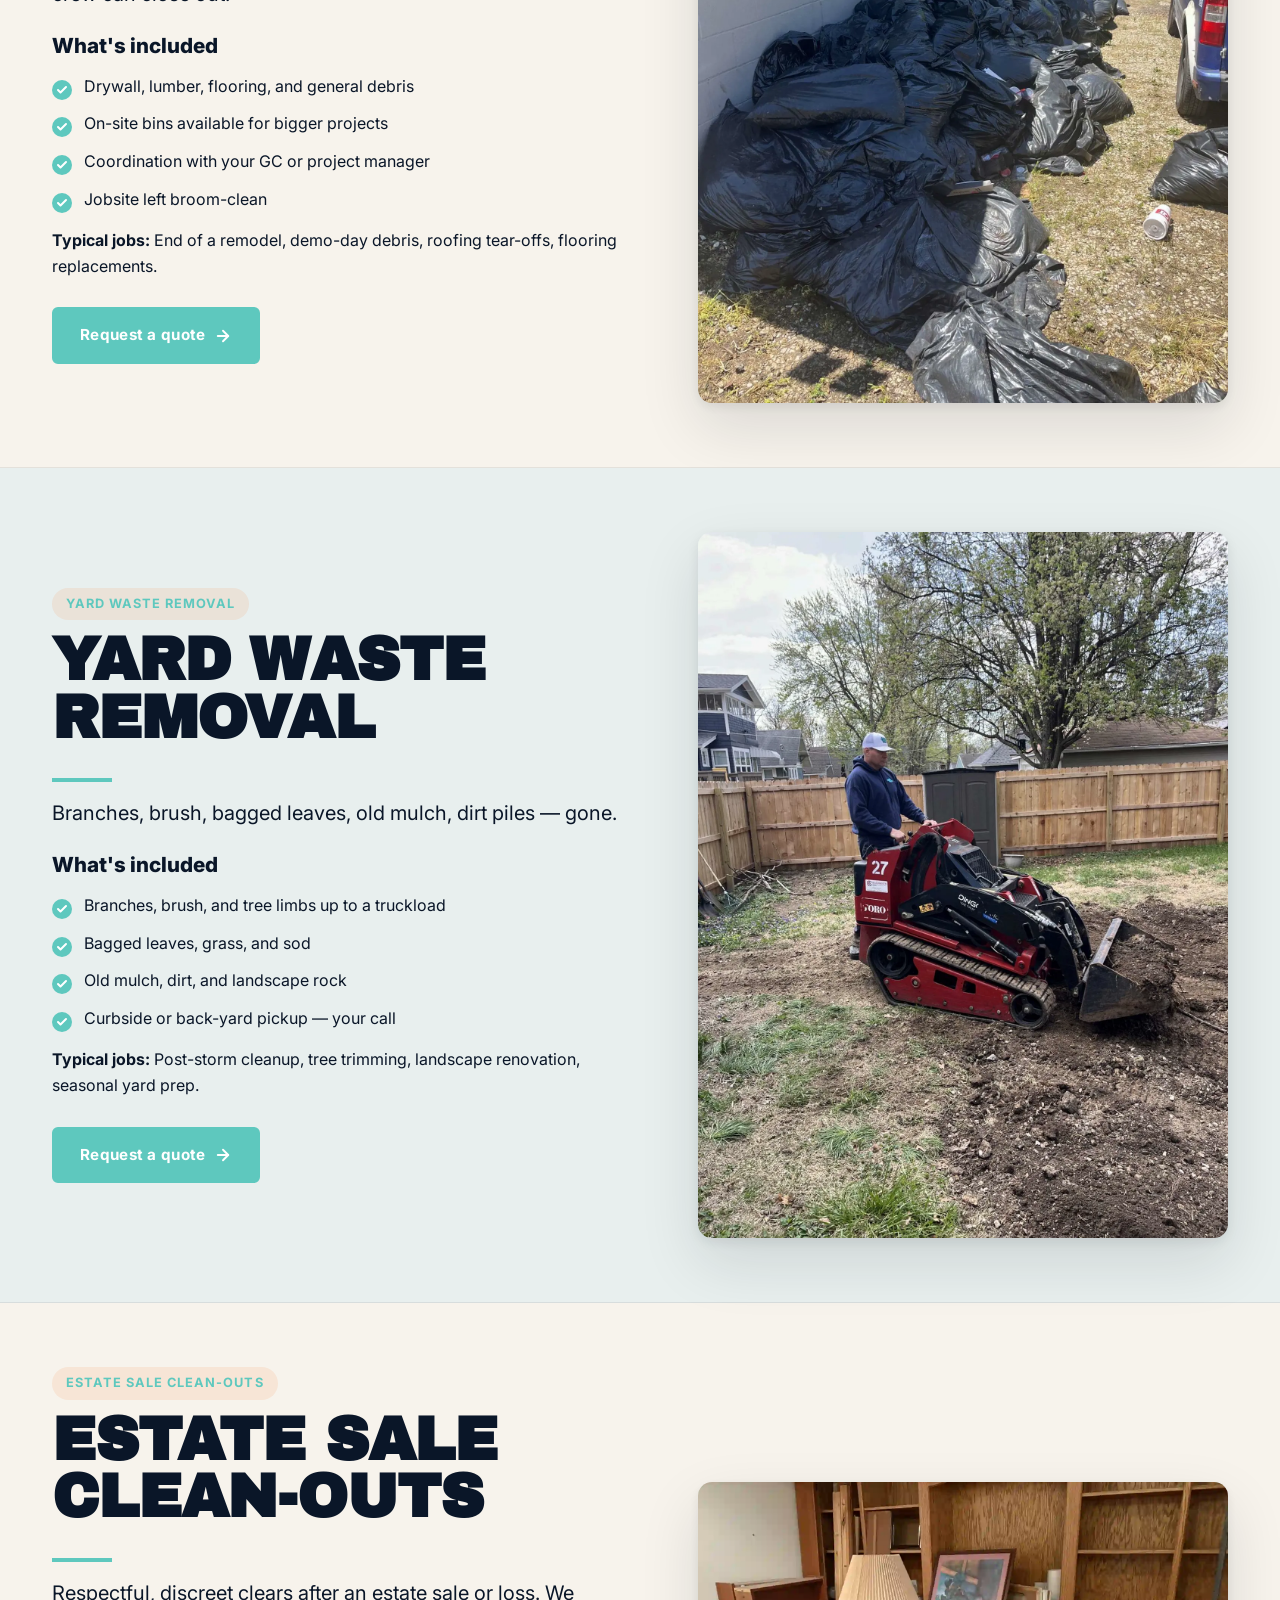
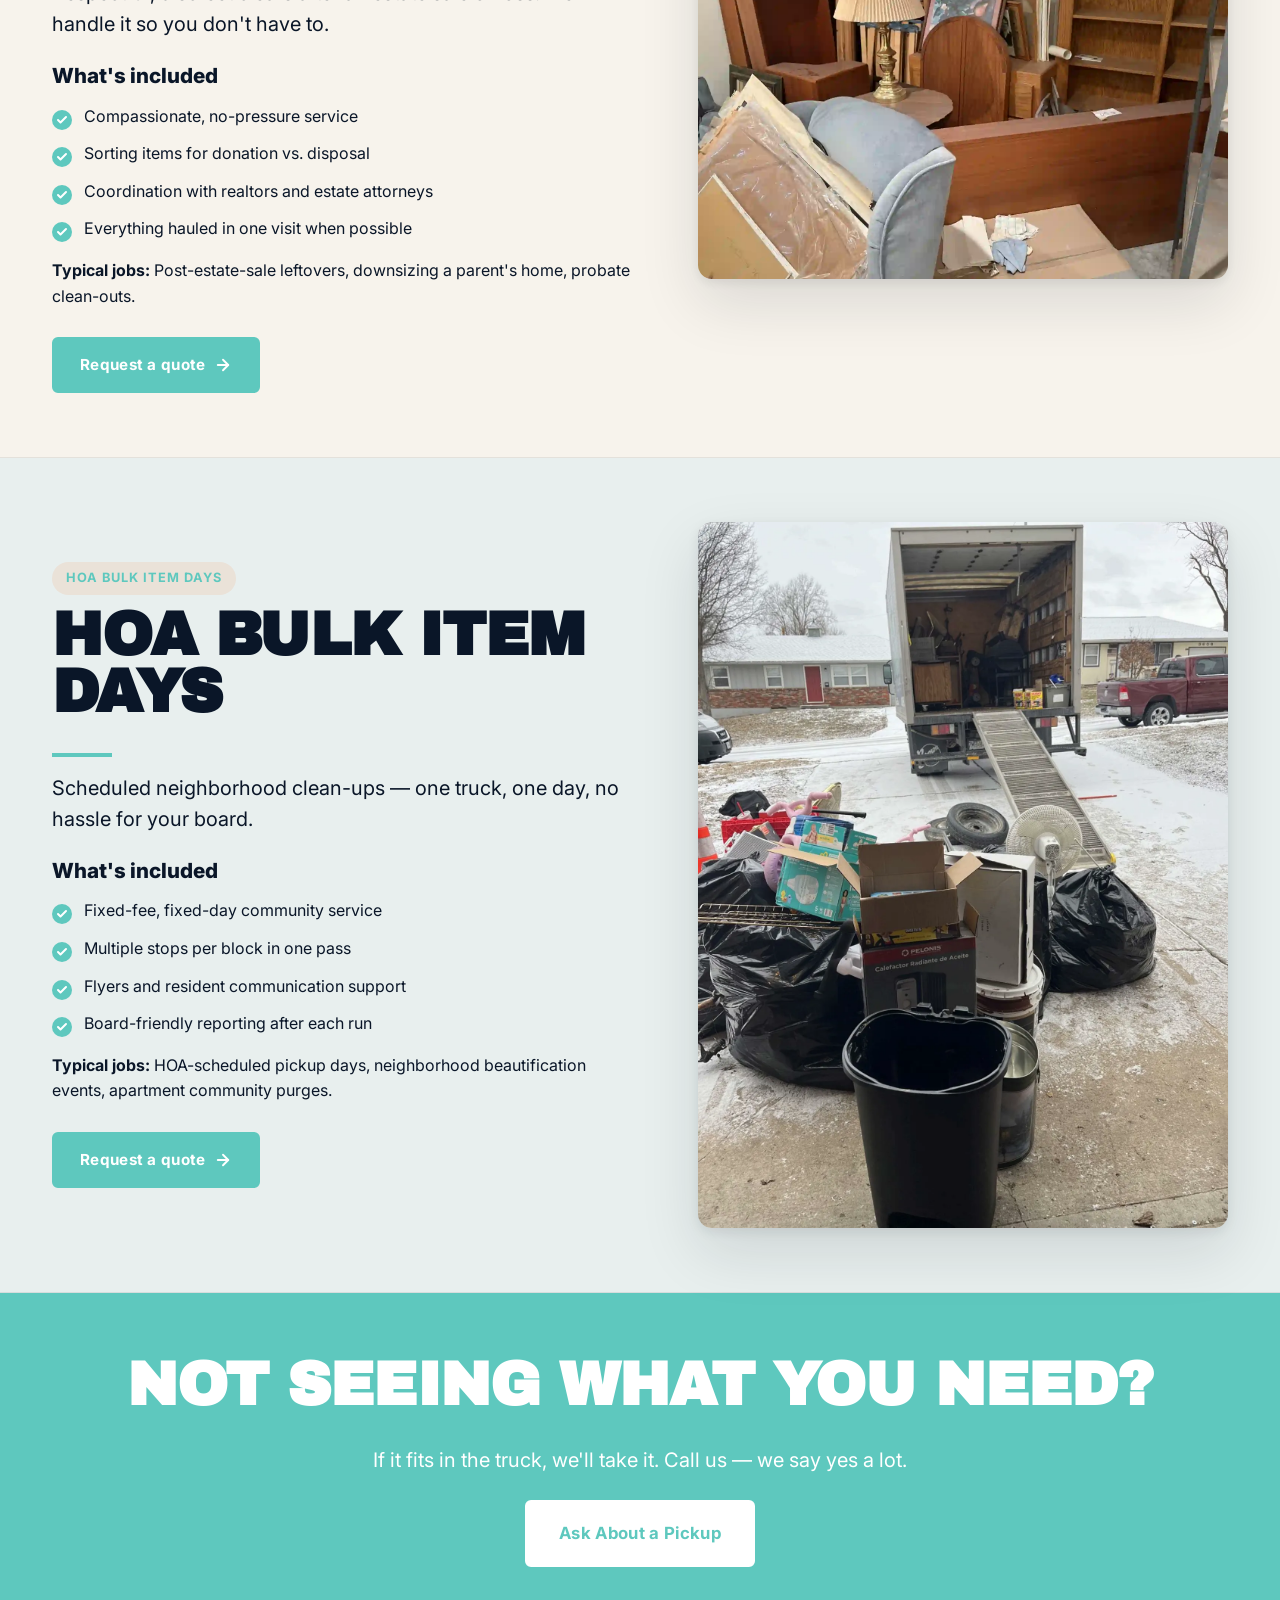
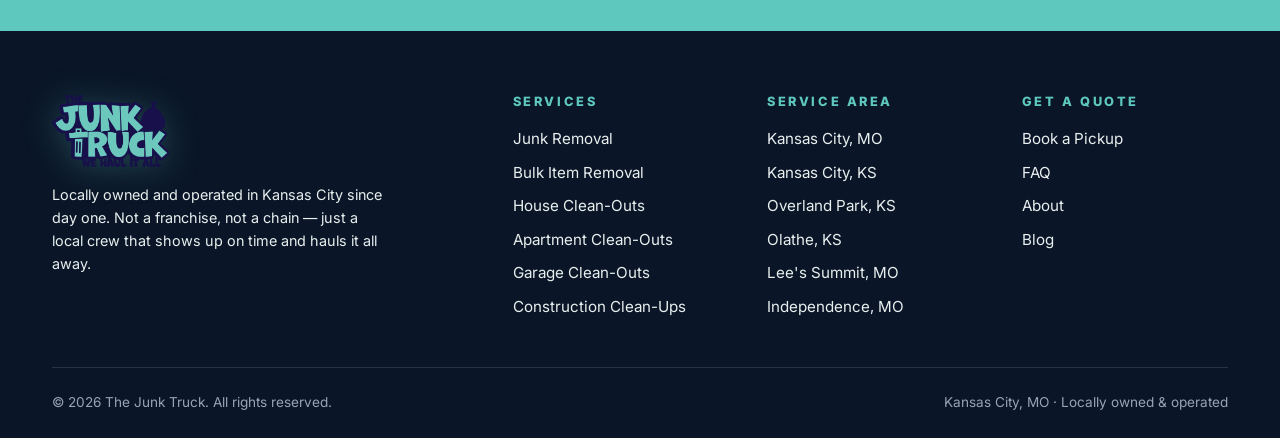
<file: services.html>
<!DOCTYPE html>
<html lang="en">
<head>
  <meta charset="UTF-8">
  <meta name="viewport" content="width=device-width, initial-scale=1.0">
  <title>Services — Junk Removal, Cleanouts &amp; Hauling | The Junk Truck</title>
  <meta name="description" content="Many ways The Junk Truck helps KC homeowners clear out. Residential junk removal, estate clean-outs, garage cleanouts, yard waste, HOA bulk days and more.">
  <link rel="canonical" href="https://junktruck123.com/services.html">

  <!-- Open Graph -->
  <meta property="og:title" content="Services — Junk Removal, Cleanouts &amp; Hauling | The Junk Truck">
  <meta property="og:description" content="Many ways The Junk Truck helps KC homeowners clear out. Residential junk removal, estate clean-outs, garage cleanouts, yard waste, HOA bulk days and more.">
  <meta property="og:type" content="website">
  <meta property="og:url" content="https://junktruck123.com/services.html">
  <meta property="og:image" content="https://junktruck123.com/assets/images/hero-truck.webp">
  <meta property="og:locale" content="en_US">

  <!-- Twitter -->
  <meta name="twitter:card" content="summary_large_image">
  <meta name="twitter:title" content="Services — Junk Removal, Cleanouts &amp; Hauling | The Junk Truck">
  <meta name="twitter:description" content="Many ways The Junk Truck helps KC homeowners clear out. Residential junk removal, estate clean-outs, garage cleanouts, yard waste, HOA bulk days and more.">

  <!-- Fonts -->
  <link rel="preconnect" href="https://fonts.googleapis.com">
  <link rel="preconnect" href="https://fonts.gstatic.com" crossorigin>
  <link href="https://fonts.googleapis.com/css2?family=Archivo+Black&family=Inter:wght@400;500;600;700;800&family=JetBrains+Mono:wght@400;600&display=swap" rel="stylesheet">

  <!-- Styles -->
  <link rel="stylesheet" href="css/styles.css">

  <!-- Favicon -->
  <link rel="icon" type="image/svg+xml" href="data:image/svg+xml,%3Csvg xmlns='http://www.w3.org/2000/svg' viewBox='0 0 44 44'%3E%3Crect x='1' y='1' width='42' height='42' rx='8' fill='%230a1628'/%3E%3Cpath d='M6 26 L6 18 L22 18 L26 14 L34 14 L38 18 L38 26 Z' fill='none' stroke='%235ec8be' stroke-width='2.5' stroke-linejoin='round'/%3E%3Ccircle cx='13' cy='30' r='3' fill='none' stroke='%235ec8be' stroke-width='2.5'/%3E%3Ccircle cx='31' cy='30' r='3' fill='none' stroke='%235ec8be' stroke-width='2.5'/%3E%3Crect x='28' y='19' width='6' height='5' fill='%235ec8be'/%3E%3C/svg%3E">
  <meta name="theme-color" content="#0a1628">

  <script type="application/ld+json">
{"@context":"https://schema.org","@graph":[{"@type":"Service","name":"Junk Removal","description":"Single items to full-home hauls — furniture, appliances, electronics, you name it.","provider":{"@type":"LocalBusiness","name":"The Junk Truck","areaServed":"Kansas City, MO metro"}},{"@type":"Service","name":"Bulk Item Removal","description":"Couches, mattresses, fridges, hot tubs — the big stuff municipal trash won't take.","provider":{"@type":"LocalBusiness","name":"The Junk Truck","areaServed":"Kansas City, MO metro"}},{"@type":"Service","name":"House Clean-Outs","description":"Whole-home clears for move-outs, foreclosures, rentals, or downsizing.","provider":{"@type":"LocalBusiness","name":"The Junk Truck","areaServed":"Kansas City, MO metro"}},{"@type":"Service","name":"Apartment Clean-Outs","description":"Fast, clean move-out hauls that meet your landlord's deadline.","provider":{"@type":"LocalBusiness","name":"The Junk Truck","areaServed":"Kansas City, MO metro"}},{"@type":"Service","name":"Garage Clean-Outs","description":"Reclaim your garage — old tools, bikes, paint cans, broken furniture, you name it.","provider":{"@type":"LocalBusiness","name":"The Junk Truck","areaServed":"Kansas City, MO metro"}},{"@type":"Service","name":"Construction Clean-Ups","description":"Post-remodel, demo, and punch-list debris cleared so your crew can close out.","provider":{"@type":"LocalBusiness","name":"The Junk Truck","areaServed":"Kansas City, MO metro"}},{"@type":"Service","name":"Yard Waste Removal","description":"Branches, brush, bagged leaves, old mulch, dirt piles — gone.","provider":{"@type":"LocalBusiness","name":"The Junk Truck","areaServed":"Kansas City, MO metro"}},{"@type":"Service","name":"Estate Sale Clean-Outs","description":"Respectful, discreet clears after an estate sale or loss. We handle it so you don't have to.","provider":{"@type":"LocalBusiness","name":"The Junk Truck","areaServed":"Kansas City, MO metro"}},{"@type":"Service","name":"HOA Bulk Item Days","description":"Scheduled neighborhood clean-ups — one truck, one day, no hassle for your board.","provider":{"@type":"LocalBusiness","name":"The Junk Truck","areaServed":"Kansas City, MO metro"}}]}
</script>
</head>
<body>
<a href="#main" class="skip-link">Skip to main content</a>
<header class="site-header">
  <div class="container">
    <div class="nav">
      <a href="index.html" class="brand" aria-label="The Junk Truck home">
        <img src="assets/images/logo.png" alt="The Junk Truck — Kansas City" class="brand-logo" width="220" height="136" loading="eager" decoding="async">
        </a>
      <nav aria-label="Primary">
        <ul class="nav-links">
          <li><a href="index.html" class="">Home</a></li>
<li><a href="services.html" class="active">Services</a></li>
<li><a href="locations.html" class="">Service Area</a></li>
<li><a href="about.html" class="">About</a></li>
<li><a href="blog.html" class="">Blog</a></li>
<li><a href="faq.html" class="">FAQ</a></li>

        </ul>
      </nav>
      <div class="nav-cta">
        <a href="tel:+18162989995" class="btn btn-outline" aria-label="Call The Junk Truck at (816) 298-9995">📞 (816) 298-9995</a>
        <a href="book.html" class="btn btn-primary">Book a Pickup</a>
      </div>
      <button class="nav-toggle" aria-expanded="false" aria-controls="mobile-menu" aria-label="Toggle menu">
        <span></span><span></span><span></span>
      </button>
    </div>
  </div>
  <div id="mobile-menu" class="mobile-menu" role="navigation" aria-label="Mobile">
    <ul>
      <li><a href="index.html">Home</a></li>
<li><a href="services.html">Services</a></li>
<li><a href="locations.html">Service Area</a></li>
<li><a href="about.html">About</a></li>
<li><a href="blog.html">Blog</a></li>
<li><a href="faq.html">FAQ</a></li>

      <li><a href="tel:+18162989995" class="btn btn-outline" aria-label="Call The Junk Truck">📞 Call (816) 298-9995</a></li>
      <li><a href="book.html" class="btn btn-primary">Book a Pickup</a></li>
    </ul>
  </div>
</header>

<main id="main">

<section class="page-hero">
  <div class="container">
    <span class="eyebrow">Services</span>
    <h1>We Haul It All.<br><span style="color: var(--orange);">Literally.</span></h1>
    <p class="lead">From single couches to whole-house clean-outs, here's the full list of what The Junk Truck hauls across the Kansas City metro.</p>
    <div class="btn-group" style="margin-top: var(--s-5);">
      <a href="book.html" class="btn btn-primary">Get a Free Quote</a>
      <a href="#junk-removal" class="btn btn-outline">Browse Services</a>
    </div>
  </div>
</section>


<section class="service-detail" id="junk-removal">
  <div class="container">
    <div class="service-detail-grid">
      <div>
        <span class="pill">Junk Removal</span>
        <h2 style="margin-top: var(--s-3);">Junk Removal</h2>
        <div class="divider"></div>
        <p class="lead">Single items to full-home hauls — furniture, appliances, electronics, you name it.</p>
        <h4 style="margin-top: var(--s-5);">What's included</h4>
        <ul class="check-list">
          <li>All lifting, loading, and hauling</li>
<li>Cleanup of the pickup area</li>
<li>Responsible recycling and donation when possible</li>
<li>Same-day service when available</li>
        </ul>
        <p style="margin-top: var(--s-4);"><strong>Typical jobs:</strong> Moving out, downsizing, clearing a basement, replacing furniture.</p>
        <a href="book.html" class="btn btn-primary" style="margin-top: var(--s-3);">Request a quote <svg viewBox="0 0 24 24" fill="none" stroke="currentColor" stroke-width="2.5" stroke-linecap="round" stroke-linejoin="round"><line x1="5" y1="12" x2="19" y2="12"/><polyline points="12 5 19 12 12 19"/></svg></a>
      </div>
      <div class="img-wrap">
        <img src="assets/images/hero-truck.webp" alt="Junk Removal — The Junk Truck Kansas City" loading="lazy">
      </div>
    </div>
  </div>
</section>

<section class="service-detail" id="bulk-item-removal">
  <div class="container">
    <div class="service-detail-grid reverse">
      <div>
        <span class="pill">Bulk Item Removal</span>
        <h2 style="margin-top: var(--s-3);">Bulk Item Removal</h2>
        <div class="divider"></div>
        <p class="lead">Couches, mattresses, fridges, hot tubs — the big stuff municipal trash won't take.</p>
        <h4 style="margin-top: var(--s-5);">What's included</h4>
        <ul class="check-list">
          <li>Pickup direct from any room — we do the heavy lifting</li>
<li>Proper disposal of mattresses and appliances</li>
<li>No stairs or doorway charge</li>
        </ul>
        <p style="margin-top: var(--s-4);"><strong>Typical jobs:</strong> Replacing a mattress or sofa, upgrading appliances, clearing out a workout room.</p>
        <a href="book.html" class="btn btn-primary" style="margin-top: var(--s-3);">Request a quote <svg viewBox="0 0 24 24" fill="none" stroke="currentColor" stroke-width="2.5" stroke-linecap="round" stroke-linejoin="round"><line x1="5" y1="12" x2="19" y2="12"/><polyline points="12 5 19 12 12 19"/></svg></a>
      </div>
      <div class="img-wrap">
        <img src="assets/images/bulk-item.webp" alt="Bulk Item Removal — The Junk Truck Kansas City" loading="lazy">
      </div>
    </div>
  </div>
</section>

<section class="service-detail" id="house-clean-outs">
  <div class="container">
    <div class="service-detail-grid">
      <div>
        <span class="pill">House Clean-Outs</span>
        <h2 style="margin-top: var(--s-3);">House Clean-Outs</h2>
        <div class="divider"></div>
        <p class="lead">Whole-home clears for move-outs, foreclosures, rentals, or downsizing.</p>
        <h4 style="margin-top: var(--s-5);">What's included</h4>
        <ul class="check-list">
          <li>Room-by-room clearing from top to bottom</li>
<li>Sorting items for donation, recycling, or disposal</li>
<li>Sweeping up after the job is done</li>
<li>Discreet, respectful service</li>
        </ul>
        <p style="margin-top: var(--s-4);"><strong>Typical jobs:</strong> Prepping a house for sale, post-move-out, landlord turnover, hoarding recovery.</p>
        <a href="book.html" class="btn btn-primary" style="margin-top: var(--s-3);">Request a quote <svg viewBox="0 0 24 24" fill="none" stroke="currentColor" stroke-width="2.5" stroke-linecap="round" stroke-linejoin="round"><line x1="5" y1="12" x2="19" y2="12"/><polyline points="12 5 19 12 12 19"/></svg></a>
      </div>
      <div class="img-wrap">
        <img src="assets/images/house-cleanout.webp" alt="House Clean-Outs — The Junk Truck Kansas City" loading="lazy">
      </div>
    </div>
  </div>
</section>

<section class="service-detail" id="apartment-clean-outs">
  <div class="container">
    <div class="service-detail-grid reverse">
      <div>
        <span class="pill">Apartment Clean-Outs</span>
        <h2 style="margin-top: var(--s-3);">Apartment Clean-Outs</h2>
        <div class="divider"></div>
        <p class="lead">Fast, clean move-out hauls that meet your landlord's deadline.</p>
        <h4 style="margin-top: var(--s-5);">What's included</h4>
        <ul class="check-list">
          <li>Stair and elevator-friendly crews</li>
<li>Protection for floors, walls, and trim</li>
<li>Complete unit clearing in a single visit</li>
<li>Fast turnaround for deadline-sensitive jobs</li>
        </ul>
        <p style="margin-top: var(--s-4);"><strong>Typical jobs:</strong> Breaking a lease, moving cross-country, evictions, new tenant turnover.</p>
        <a href="book.html" class="btn btn-primary" style="margin-top: var(--s-3);">Request a quote <svg viewBox="0 0 24 24" fill="none" stroke="currentColor" stroke-width="2.5" stroke-linecap="round" stroke-linejoin="round"><line x1="5" y1="12" x2="19" y2="12"/><polyline points="12 5 19 12 12 19"/></svg></a>
      </div>
      <div class="img-wrap">
        <img src="assets/images/apartment-cleanout.webp" alt="Apartment Clean-Outs — The Junk Truck Kansas City" loading="lazy">
      </div>
    </div>
  </div>
</section>

<section class="service-detail" id="garage-clean-outs">
  <div class="container">
    <div class="service-detail-grid">
      <div>
        <span class="pill">Garage Clean-Outs</span>
        <h2 style="margin-top: var(--s-3);">Garage Clean-Outs</h2>
        <div class="divider"></div>
        <p class="lead">Reclaim your garage — old tools, bikes, paint cans, broken furniture, you name it.</p>
        <h4 style="margin-top: var(--s-5);">What's included</h4>
        <ul class="check-list">
          <li>Full-garage sweep, floor to rafters</li>
<li>Hazardous item disposal guidance (paint, chemicals)</li>
<li>Metals, scrap, and electronics handled separately</li>
<li>Floor-swept clean when we're done</li>
        </ul>
        <p style="margin-top: var(--s-4);"><strong>Typical jobs:</strong> Making room for a car, selling a home, spring cleaning, post-project cleanup.</p>
        <a href="book.html" class="btn btn-primary" style="margin-top: var(--s-3);">Request a quote <svg viewBox="0 0 24 24" fill="none" stroke="currentColor" stroke-width="2.5" stroke-linecap="round" stroke-linejoin="round"><line x1="5" y1="12" x2="19" y2="12"/><polyline points="12 5 19 12 12 19"/></svg></a>
      </div>
      <div class="img-wrap">
        <img src="assets/images/garage-cleanout.webp" alt="Garage Clean-Outs — The Junk Truck Kansas City" loading="lazy">
      </div>
    </div>
  </div>
</section>

<section class="service-detail" id="construction-clean-ups">
  <div class="container">
    <div class="service-detail-grid reverse">
      <div>
        <span class="pill">Construction Clean-Ups</span>
        <h2 style="margin-top: var(--s-3);">Construction Clean-Ups</h2>
        <div class="divider"></div>
        <p class="lead">Post-remodel, demo, and punch-list debris cleared so your crew can close out.</p>
        <h4 style="margin-top: var(--s-5);">What's included</h4>
        <ul class="check-list">
          <li>Drywall, lumber, flooring, and general debris</li>
<li>On-site bins available for bigger projects</li>
<li>Coordination with your GC or project manager</li>
<li>Jobsite left broom-clean</li>
        </ul>
        <p style="margin-top: var(--s-4);"><strong>Typical jobs:</strong> End of a remodel, demo-day debris, roofing tear-offs, flooring replacements.</p>
        <a href="book.html" class="btn btn-primary" style="margin-top: var(--s-3);">Request a quote <svg viewBox="0 0 24 24" fill="none" stroke="currentColor" stroke-width="2.5" stroke-linecap="round" stroke-linejoin="round"><line x1="5" y1="12" x2="19" y2="12"/><polyline points="12 5 19 12 12 19"/></svg></a>
      </div>
      <div class="img-wrap">
        <img src="assets/images/construction-debris.webp" alt="Construction Clean-Ups — The Junk Truck Kansas City" loading="lazy">
      </div>
    </div>
  </div>
</section>

<section class="service-detail" id="yard-waste-removal">
  <div class="container">
    <div class="service-detail-grid">
      <div>
        <span class="pill">Yard Waste Removal</span>
        <h2 style="margin-top: var(--s-3);">Yard Waste Removal</h2>
        <div class="divider"></div>
        <p class="lead">Branches, brush, bagged leaves, old mulch, dirt piles — gone.</p>
        <h4 style="margin-top: var(--s-5);">What's included</h4>
        <ul class="check-list">
          <li>Branches, brush, and tree limbs up to a truckload</li>
<li>Bagged leaves, grass, and sod</li>
<li>Old mulch, dirt, and landscape rock</li>
<li>Curbside or back-yard pickup — your call</li>
        </ul>
        <p style="margin-top: var(--s-4);"><strong>Typical jobs:</strong> Post-storm cleanup, tree trimming, landscape renovation, seasonal yard prep.</p>
        <a href="book.html" class="btn btn-primary" style="margin-top: var(--s-3);">Request a quote <svg viewBox="0 0 24 24" fill="none" stroke="currentColor" stroke-width="2.5" stroke-linecap="round" stroke-linejoin="round"><line x1="5" y1="12" x2="19" y2="12"/><polyline points="12 5 19 12 12 19"/></svg></a>
      </div>
      <div class="img-wrap">
        <img src="assets/images/yard-waste.webp" alt="Yard Waste Removal — The Junk Truck Kansas City" loading="lazy">
      </div>
    </div>
  </div>
</section>

<section class="service-detail" id="estate-sale-clean-outs">
  <div class="container">
    <div class="service-detail-grid reverse">
      <div>
        <span class="pill">Estate Sale Clean-Outs</span>
        <h2 style="margin-top: var(--s-3);">Estate Sale Clean-Outs</h2>
        <div class="divider"></div>
        <p class="lead">Respectful, discreet clears after an estate sale or loss. We handle it so you don't have to.</p>
        <h4 style="margin-top: var(--s-5);">What's included</h4>
        <ul class="check-list">
          <li>Compassionate, no-pressure service</li>
<li>Sorting items for donation vs. disposal</li>
<li>Coordination with realtors and estate attorneys</li>
<li>Everything hauled in one visit when possible</li>
        </ul>
        <p style="margin-top: var(--s-4);"><strong>Typical jobs:</strong> Post-estate-sale leftovers, downsizing a parent's home, probate clean-outs.</p>
        <a href="book.html" class="btn btn-primary" style="margin-top: var(--s-3);">Request a quote <svg viewBox="0 0 24 24" fill="none" stroke="currentColor" stroke-width="2.5" stroke-linecap="round" stroke-linejoin="round"><line x1="5" y1="12" x2="19" y2="12"/><polyline points="12 5 19 12 12 19"/></svg></a>
      </div>
      <div class="img-wrap">
        <img src="assets/images/estate-sale.webp" alt="Estate Sale Clean-Outs — The Junk Truck Kansas City" loading="lazy">
      </div>
    </div>
  </div>
</section>

<section class="service-detail" id="hoa-bulk-item-days">
  <div class="container">
    <div class="service-detail-grid">
      <div>
        <span class="pill">HOA Bulk Item Days</span>
        <h2 style="margin-top: var(--s-3);">HOA Bulk Item Days</h2>
        <div class="divider"></div>
        <p class="lead">Scheduled neighborhood clean-ups — one truck, one day, no hassle for your board.</p>
        <h4 style="margin-top: var(--s-5);">What's included</h4>
        <ul class="check-list">
          <li>Fixed-fee, fixed-day community service</li>
<li>Multiple stops per block in one pass</li>
<li>Flyers and resident communication support</li>
<li>Board-friendly reporting after each run</li>
        </ul>
        <p style="margin-top: var(--s-4);"><strong>Typical jobs:</strong> HOA-scheduled pickup days, neighborhood beautification events, apartment community purges.</p>
        <a href="book.html" class="btn btn-primary" style="margin-top: var(--s-3);">Request a quote <svg viewBox="0 0 24 24" fill="none" stroke="currentColor" stroke-width="2.5" stroke-linecap="round" stroke-linejoin="round"><line x1="5" y1="12" x2="19" y2="12"/><polyline points="12 5 19 12 12 19"/></svg></a>
      </div>
      <div class="img-wrap">
        <img src="assets/images/crew-loading.webp" alt="HOA Bulk Item Days — The Junk Truck Kansas City" loading="lazy">
      </div>
    </div>
  </div>
</section>


<section class="cta-band">
  <div class="container">
    <h2>Not seeing what you need?</h2>
    <p class="lead" style="color:#fff; margin: 0 auto var(--s-5); max-width: 560px;">If it fits in the truck, we'll take it. Call us — we say yes a lot.</p>
    <a href="book.html" class="btn btn-lg">Ask About a Pickup</a>
  </div>
</section>

</main>
<footer class="site-footer">
  <div class="container">
    <div class="footer-grid">
      <div class="footer-brand">
        <div class="brand">
          <img src="assets/images/logo.png" alt="The Junk Truck — Kansas City" class="brand-logo" width="220" height="136" loading="eager" decoding="async">
          </div>
        <p>Locally owned and operated in Kansas City since day one. Not a franchise, not a chain — just a local crew that shows up on time and hauls it all away.</p>
      </div>
      <div>
        <h4>Services</h4>
        <ul><li><a href="services.html#junk-removal">Junk Removal</a></li>
<li><a href="services.html#bulk-item-removal">Bulk Item Removal</a></li>
<li><a href="services.html#house-clean-outs">House Clean-Outs</a></li>
<li><a href="services.html#apartment-clean-outs">Apartment Clean-Outs</a></li>
<li><a href="services.html#garage-clean-outs">Garage Clean-Outs</a></li>
<li><a href="services.html#construction-clean-ups">Construction Clean-Ups</a></li>
</ul>
      </div>
      <div>
        <h4>Service Area</h4>
        <ul><li><a href="locations.html">Kansas City, MO</a></li>
<li><a href="locations.html">Kansas City, KS</a></li>
<li><a href="locations.html">Overland Park, KS</a></li>
<li><a href="locations.html">Olathe, KS</a></li>
<li><a href="locations.html">Lee's Summit, MO</a></li>
<li><a href="locations.html">Independence, MO</a></li>
</ul>
      </div>
      <div>
        <h4>Get a Quote</h4>
        <ul>
          <li><a href="book.html">Book a Pickup</a></li>
          <li><a href="faq.html">FAQ</a></li>
          <li><a href="about.html">About</a></li>
          <li><a href="blog.html">Blog</a></li>
        </ul>
      </div>
    </div>
    <div class="copyright">
      <div>© 2026 The Junk Truck. All rights reserved.</div>
      <div>Kansas City, MO · Locally owned &amp; operated</div>
    </div>
  </div>
</footer>
<script src="js/main.js" defer></script>
</body></html>
</file>
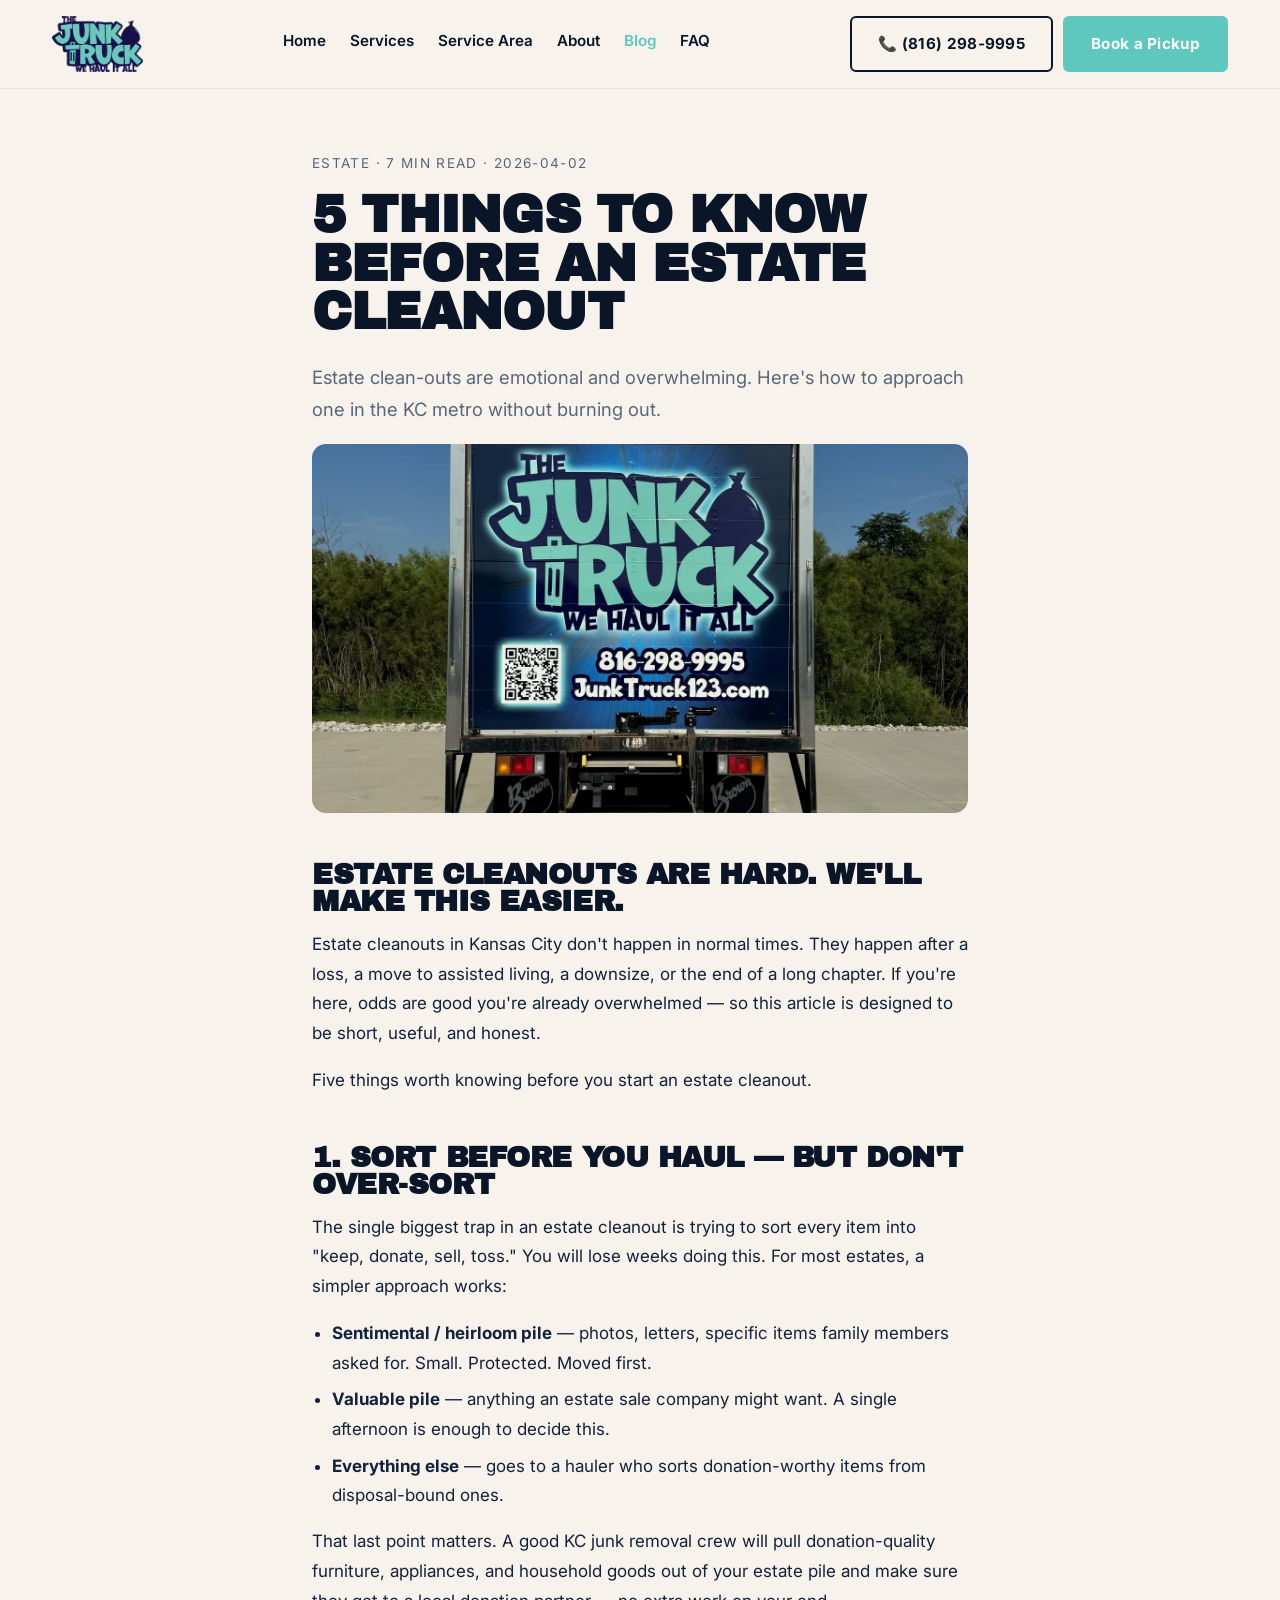
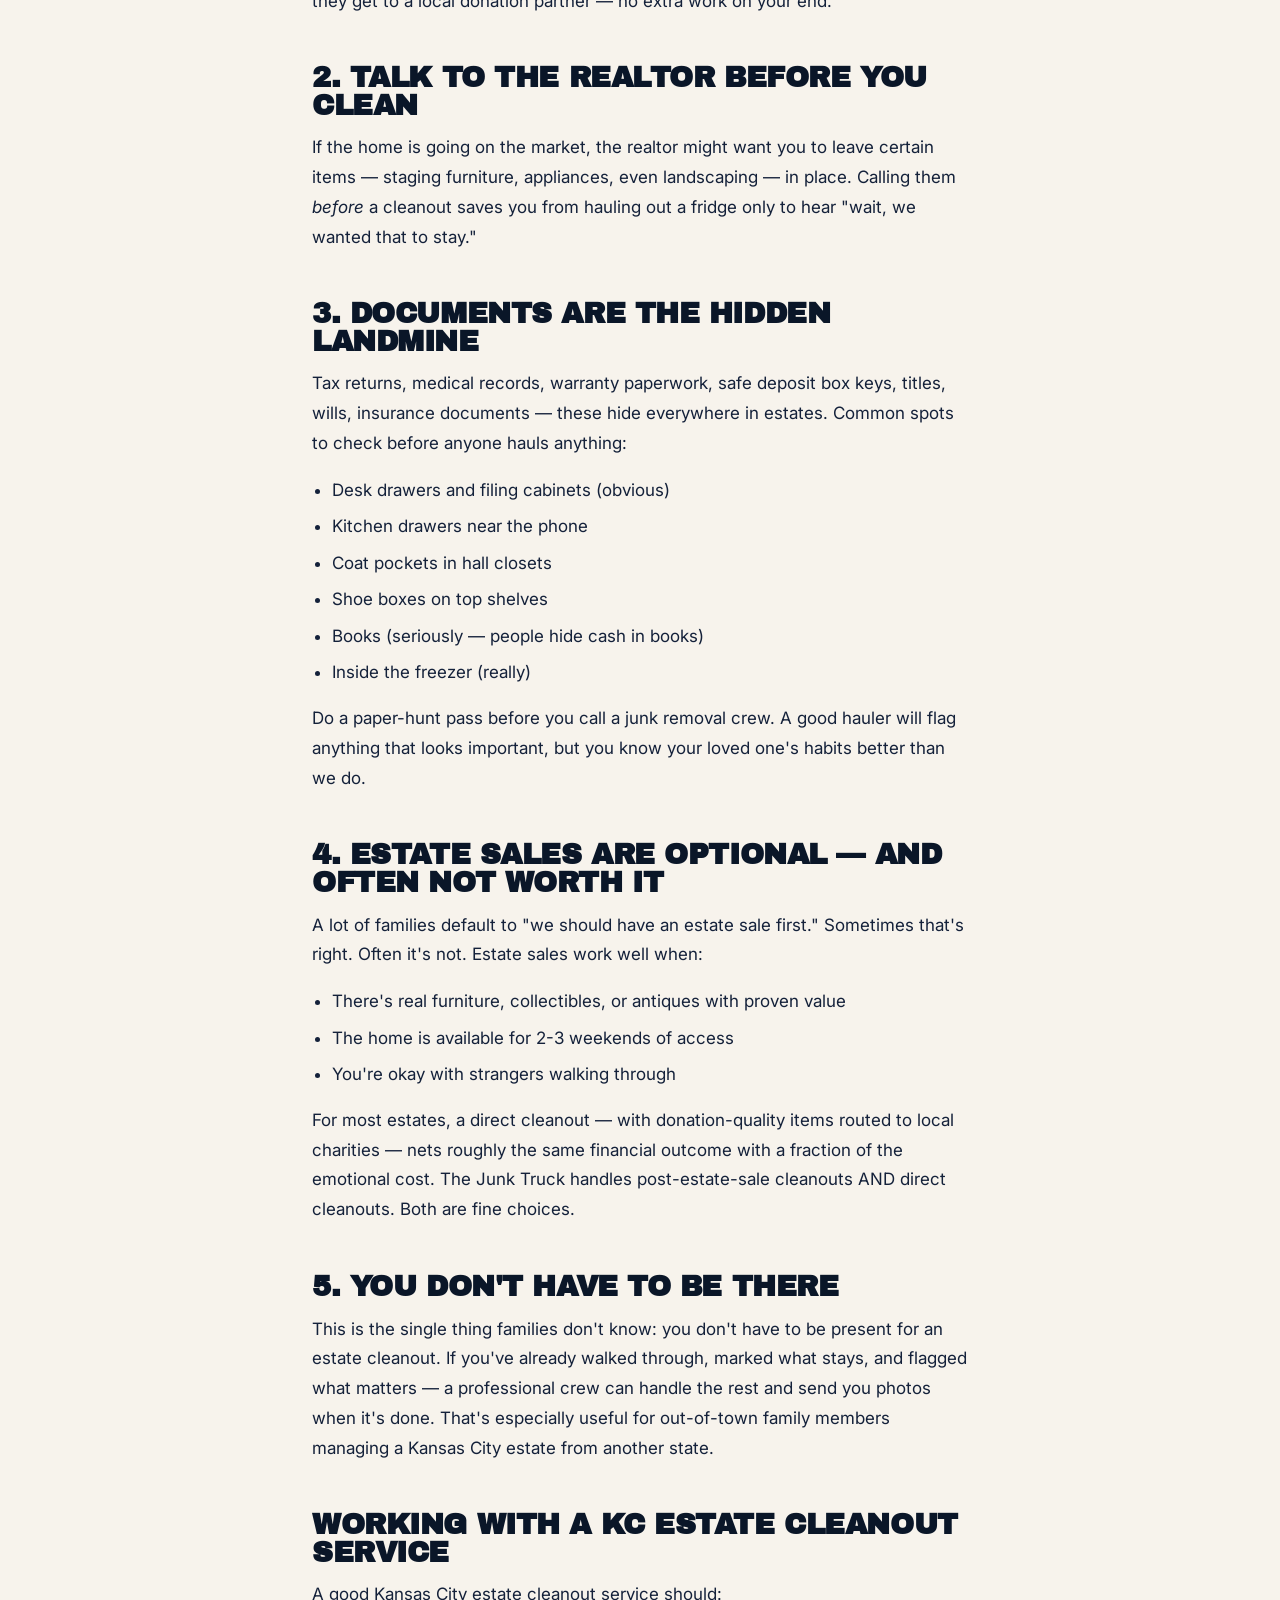
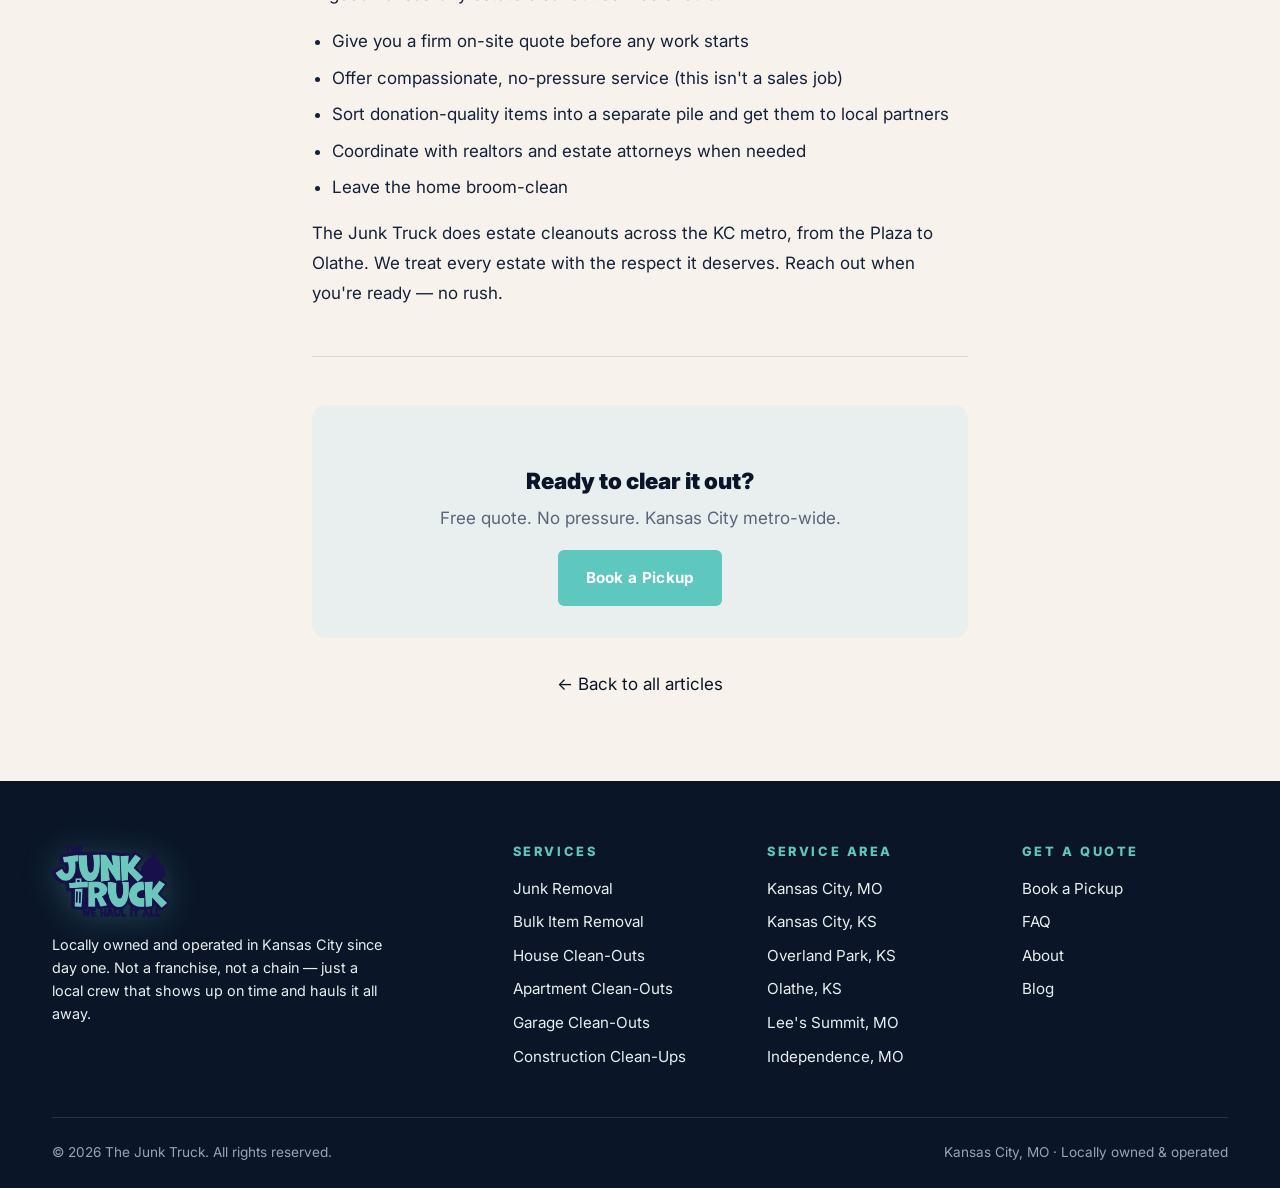
<file: blog/estate-cleanout-checklist.html>
<!DOCTYPE html>
<html lang="en">
<head>
  <meta charset="UTF-8">
  <meta name="viewport" content="width=device-width, initial-scale=1.0">
  <title>5 Things to Know Before an Estate Cleanout | The Junk Truck Blog</title>
  <meta name="description" content="Estate clean-outs are emotional and overwhelming. Here's how to approach one in the KC metro without burning out.">
  <link rel="canonical" href="https://junktruck123.com/blog/estate-cleanout-checklist.html">

  <!-- Open Graph -->
  <meta property="og:title" content="5 Things to Know Before an Estate Cleanout | The Junk Truck Blog">
  <meta property="og:description" content="Estate clean-outs are emotional and overwhelming. Here's how to approach one in the KC metro without burning out.">
  <meta property="og:type" content="website">
  <meta property="og:url" content="https://junktruck123.com/blog/estate-cleanout-checklist.html">
  <meta property="og:image" content="https://junktruck123.com/assets/images/hero-truck.webp">
  <meta property="og:locale" content="en_US">

  <!-- Twitter -->
  <meta name="twitter:card" content="summary_large_image">
  <meta name="twitter:title" content="5 Things to Know Before an Estate Cleanout | The Junk Truck Blog">
  <meta name="twitter:description" content="Estate clean-outs are emotional and overwhelming. Here's how to approach one in the KC metro without burning out.">

  <!-- Fonts -->
  <link rel="preconnect" href="https://fonts.googleapis.com">
  <link rel="preconnect" href="https://fonts.gstatic.com" crossorigin>
  <link href="https://fonts.googleapis.com/css2?family=Archivo+Black&family=Inter:wght@400;500;600;700;800&family=JetBrains+Mono:wght@400;600&display=swap" rel="stylesheet">

  <!-- Styles -->
  <link rel="stylesheet" href="../css/styles.css">

  <!-- Favicon -->
  <link rel="icon" type="image/svg+xml" href="data:image/svg+xml,%3Csvg xmlns='http://www.w3.org/2000/svg' viewBox='0 0 44 44'%3E%3Crect x='1' y='1' width='42' height='42' rx='8' fill='%230a1628'/%3E%3Cpath d='M6 26 L6 18 L22 18 L26 14 L34 14 L38 18 L38 26 Z' fill='none' stroke='%235ec8be' stroke-width='2.5' stroke-linejoin='round'/%3E%3Ccircle cx='13' cy='30' r='3' fill='none' stroke='%235ec8be' stroke-width='2.5'/%3E%3Ccircle cx='31' cy='30' r='3' fill='none' stroke='%235ec8be' stroke-width='2.5'/%3E%3Crect x='28' y='19' width='6' height='5' fill='%235ec8be'/%3E%3C/svg%3E">
  <meta name="theme-color" content="#0a1628">

  <script type="application/ld+json">{"@context":"https://schema.org","@type":"BlogPosting","headline":"5 Things to Know Before an Estate Cleanout","datePublished":"2026-04-02","image":"https://junktruck123.com/assets/images/clean-interior.webp","author":{"@type":"Organization","name":"The Junk Truck"},"publisher":{"@type":"Organization","name":"The Junk Truck"}}</script>
</head>
<body>
<a href="#main" class="skip-link">Skip to main content</a>
<header class="site-header">
  <div class="container">
    <div class="nav">
      <a href="../index.html" class="brand" aria-label="The Junk Truck home">
        <img src="../assets/images/logo.png" alt="The Junk Truck — Kansas City" class="brand-logo" width="220" height="136" loading="eager" decoding="async">
        </a>
      <nav aria-label="Primary">
        <ul class="nav-links">
          <li><a href="../index.html" class="">Home</a></li>
<li><a href="../services.html" class="">Services</a></li>
<li><a href="../locations.html" class="">Service Area</a></li>
<li><a href="../about.html" class="">About</a></li>
<li><a href="../blog.html" class="active">Blog</a></li>
<li><a href="../faq.html" class="">FAQ</a></li>

        </ul>
      </nav>
      <div class="nav-cta">
        <a href="tel:+18162989995" class="btn btn-outline" aria-label="Call The Junk Truck at (816) 298-9995">📞 (816) 298-9995</a>
        <a href="../book.html" class="btn btn-primary">Book a Pickup</a>
      </div>
      <button class="nav-toggle" aria-expanded="false" aria-controls="mobile-menu" aria-label="Toggle menu">
        <span></span><span></span><span></span>
      </button>
    </div>
  </div>
  <div id="mobile-menu" class="mobile-menu" role="navigation" aria-label="Mobile">
    <ul>
      <li><a href="../index.html">Home</a></li>
<li><a href="../services.html">Services</a></li>
<li><a href="../locations.html">Service Area</a></li>
<li><a href="../about.html">About</a></li>
<li><a href="../blog.html">Blog</a></li>
<li><a href="../faq.html">FAQ</a></li>

      <li><a href="tel:+18162989995" class="btn btn-outline" aria-label="Call The Junk Truck">📞 Call (816) 298-9995</a></li>
      <li><a href="../book.html" class="btn btn-primary">Book a Pickup</a></li>
    </ul>
  </div>
</header>

<main id="main">
<article class="article">
  <div class="container">
    <div class="meta">Estate · 7 min read · 2026-04-02</div>
    <h1>5 Things to Know Before an Estate Cleanout</h1>
    <p class="lead" style="color: var(--muted); font-size: 1.15rem;">Estate clean-outs are emotional and overwhelming. Here's how to approach one in the KC metro without burning out.</p>
    <div class="hero-img"><img src="../assets/images/clean-interior.webp" alt="5 Things to Know Before an Estate Cleanout" loading="eager"></div>
    
<h2>Estate cleanouts are hard. We'll make this easier.</h2>
<p>Estate cleanouts in Kansas City don't happen in normal times. They happen after a loss, a move to assisted living, a downsize, or the end of a long chapter. If you're here, odds are good you're already overwhelmed — so this article is designed to be short, useful, and honest.</p>
<p>Five things worth knowing before you start an estate cleanout.</p>

<h2>1. Sort before you haul — but don't over-sort</h2>
<p>The single biggest trap in an estate cleanout is trying to sort every item into "keep, donate, sell, toss." You will lose weeks doing this. For most estates, a simpler approach works:</p>
<ul>
  <li><strong>Sentimental / heirloom pile</strong> — photos, letters, specific items family members asked for. Small. Protected. Moved first.</li>
  <li><strong>Valuable pile</strong> — anything an estate sale company might want. A single afternoon is enough to decide this.</li>
  <li><strong>Everything else</strong> — goes to a hauler who sorts donation-worthy items from disposal-bound ones.</li>
</ul>
<p>That last point matters. A good KC junk removal crew will pull donation-quality furniture, appliances, and household goods out of your estate pile and make sure they get to a local donation partner — no extra work on your end.</p>

<h2>2. Talk to the realtor before you clean</h2>
<p>If the home is going on the market, the realtor might want you to leave certain items — staging furniture, appliances, even landscaping — in place. Calling them <em>before</em> a cleanout saves you from hauling out a fridge only to hear "wait, we wanted that to stay."</p>

<h2>3. Documents are the hidden landmine</h2>
<p>Tax returns, medical records, warranty paperwork, safe deposit box keys, titles, wills, insurance documents — these hide everywhere in estates. Common spots to check before anyone hauls anything:</p>
<ul>
  <li>Desk drawers and filing cabinets (obvious)</li>
  <li>Kitchen drawers near the phone</li>
  <li>Coat pockets in hall closets</li>
  <li>Shoe boxes on top shelves</li>
  <li>Books (seriously — people hide cash in books)</li>
  <li>Inside the freezer (really)</li>
</ul>
<p>Do a paper-hunt pass before you call a junk removal crew. A good hauler will flag anything that looks important, but you know your loved one's habits better than we do.</p>

<h2>4. Estate sales are optional — and often not worth it</h2>
<p>A lot of families default to "we should have an estate sale first." Sometimes that's right. Often it's not. Estate sales work well when:</p>
<ul>
  <li>There's real furniture, collectibles, or antiques with proven value</li>
  <li>The home is available for 2-3 weekends of access</li>
  <li>You're okay with strangers walking through</li>
</ul>
<p>For most estates, a direct cleanout — with donation-quality items routed to local charities — nets roughly the same financial outcome with a fraction of the emotional cost. The Junk Truck handles post-estate-sale cleanouts AND direct cleanouts. Both are fine choices.</p>

<h2>5. You don't have to be there</h2>
<p>This is the single thing families don't know: you don't have to be present for an estate cleanout. If you've already walked through, marked what stays, and flagged what matters — a professional crew can handle the rest and send you photos when it's done. That's especially useful for out-of-town family members managing a Kansas City estate from another state.</p>

<h2>Working with a KC estate cleanout service</h2>
<p>A good Kansas City estate cleanout service should:</p>
<ul>
  <li>Give you a firm on-site quote before any work starts</li>
  <li>Offer compassionate, no-pressure service (this isn't a sales job)</li>
  <li>Sort donation-quality items into a separate pile and get them to local partners</li>
  <li>Coordinate with realtors and estate attorneys when needed</li>
  <li>Leave the home broom-clean</li>
</ul>
<p>The Junk Truck does estate cleanouts across the KC metro, from the Plaza to Olathe. We treat every estate with the respect it deserves. Reach out when you're ready — no rush.</p>

    <hr style="margin: var(--s-7) 0; border: 0; border-top: 1px solid rgba(20,24,32,0.12);">
    <div style="background: var(--bone); padding: var(--s-6); border-radius: var(--radius-lg); text-align: center;">
      <h3 style="font-family: var(--sans); letter-spacing: 0; text-transform: none; font-size: 1.4rem;">Ready to clear it out?</h3>
      <p style="color: var(--muted); margin-bottom: var(--s-4);">Free quote. No pressure. Kansas City metro-wide.</p>
      <a href="../book.html" class="btn btn-primary">Book a Pickup</a>
    </div>
    <p style="margin-top: var(--s-6); text-align: center;"><a href="../blog.html">← Back to all articles</a></p>
  </div>
</article>
</main>
<footer class="site-footer">
  <div class="container">
    <div class="footer-grid">
      <div class="footer-brand">
        <div class="brand">
          <img src="../assets/images/logo.png" alt="The Junk Truck — Kansas City" class="brand-logo" width="220" height="136" loading="eager" decoding="async">
          </div>
        <p>Locally owned and operated in Kansas City since day one. Not a franchise, not a chain — just a local crew that shows up on time and hauls it all away.</p>
      </div>
      <div>
        <h4>Services</h4>
        <ul><li><a href="../services.html#junk-removal">Junk Removal</a></li>
<li><a href="../services.html#bulk-item-removal">Bulk Item Removal</a></li>
<li><a href="../services.html#house-clean-outs">House Clean-Outs</a></li>
<li><a href="../services.html#apartment-clean-outs">Apartment Clean-Outs</a></li>
<li><a href="../services.html#garage-clean-outs">Garage Clean-Outs</a></li>
<li><a href="../services.html#construction-clean-ups">Construction Clean-Ups</a></li>
</ul>
      </div>
      <div>
        <h4>Service Area</h4>
        <ul><li><a href="../locations.html">Kansas City, MO</a></li>
<li><a href="../locations.html">Kansas City, KS</a></li>
<li><a href="../locations.html">Overland Park, KS</a></li>
<li><a href="../locations.html">Olathe, KS</a></li>
<li><a href="../locations.html">Lee's Summit, MO</a></li>
<li><a href="../locations.html">Independence, MO</a></li>
</ul>
      </div>
      <div>
        <h4>Get a Quote</h4>
        <ul>
          <li><a href="../book.html">Book a Pickup</a></li>
          <li><a href="../faq.html">FAQ</a></li>
          <li><a href="../about.html">About</a></li>
          <li><a href="../blog.html">Blog</a></li>
        </ul>
      </div>
    </div>
    <div class="copyright">
      <div>© 2026 The Junk Truck. All rights reserved.</div>
      <div>Kansas City, MO · Locally owned &amp; operated</div>
    </div>
  </div>
</footer>
<script src="../js/main.js" defer></script>
</body></html>
</file>
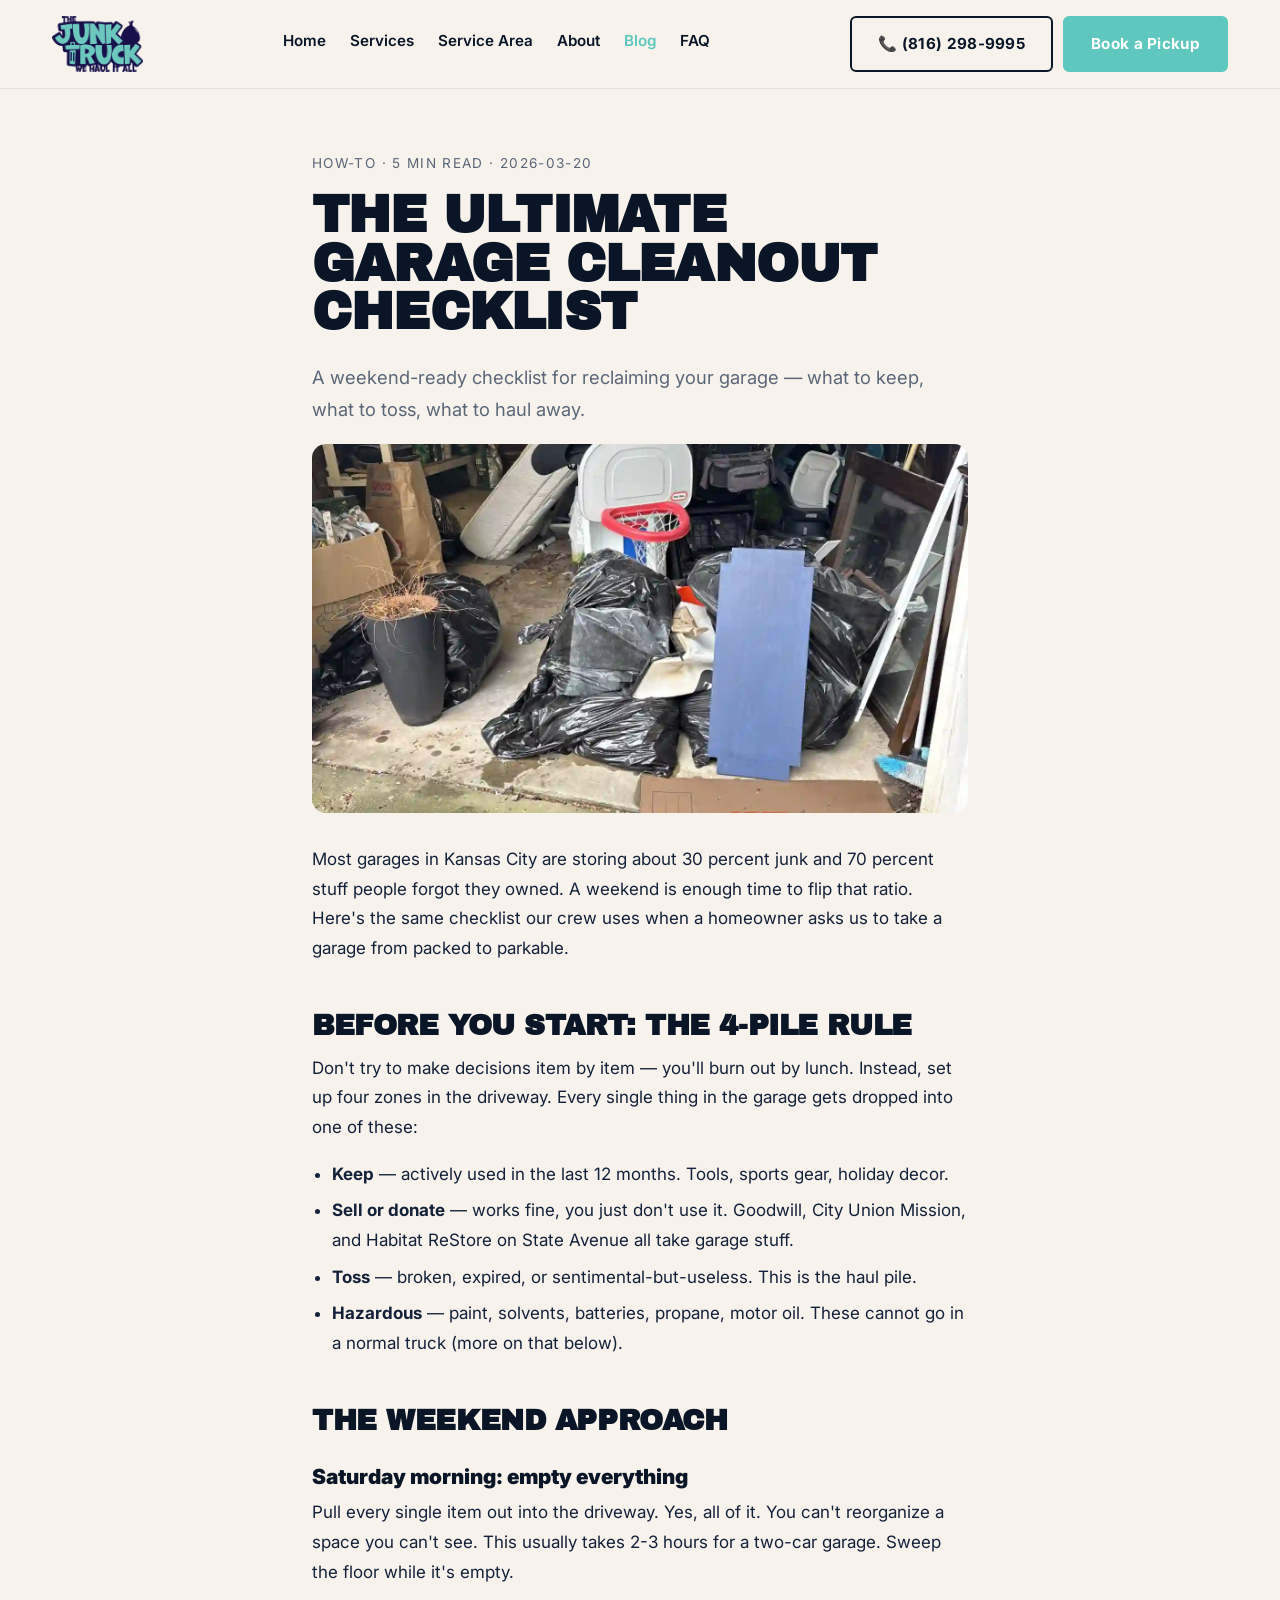
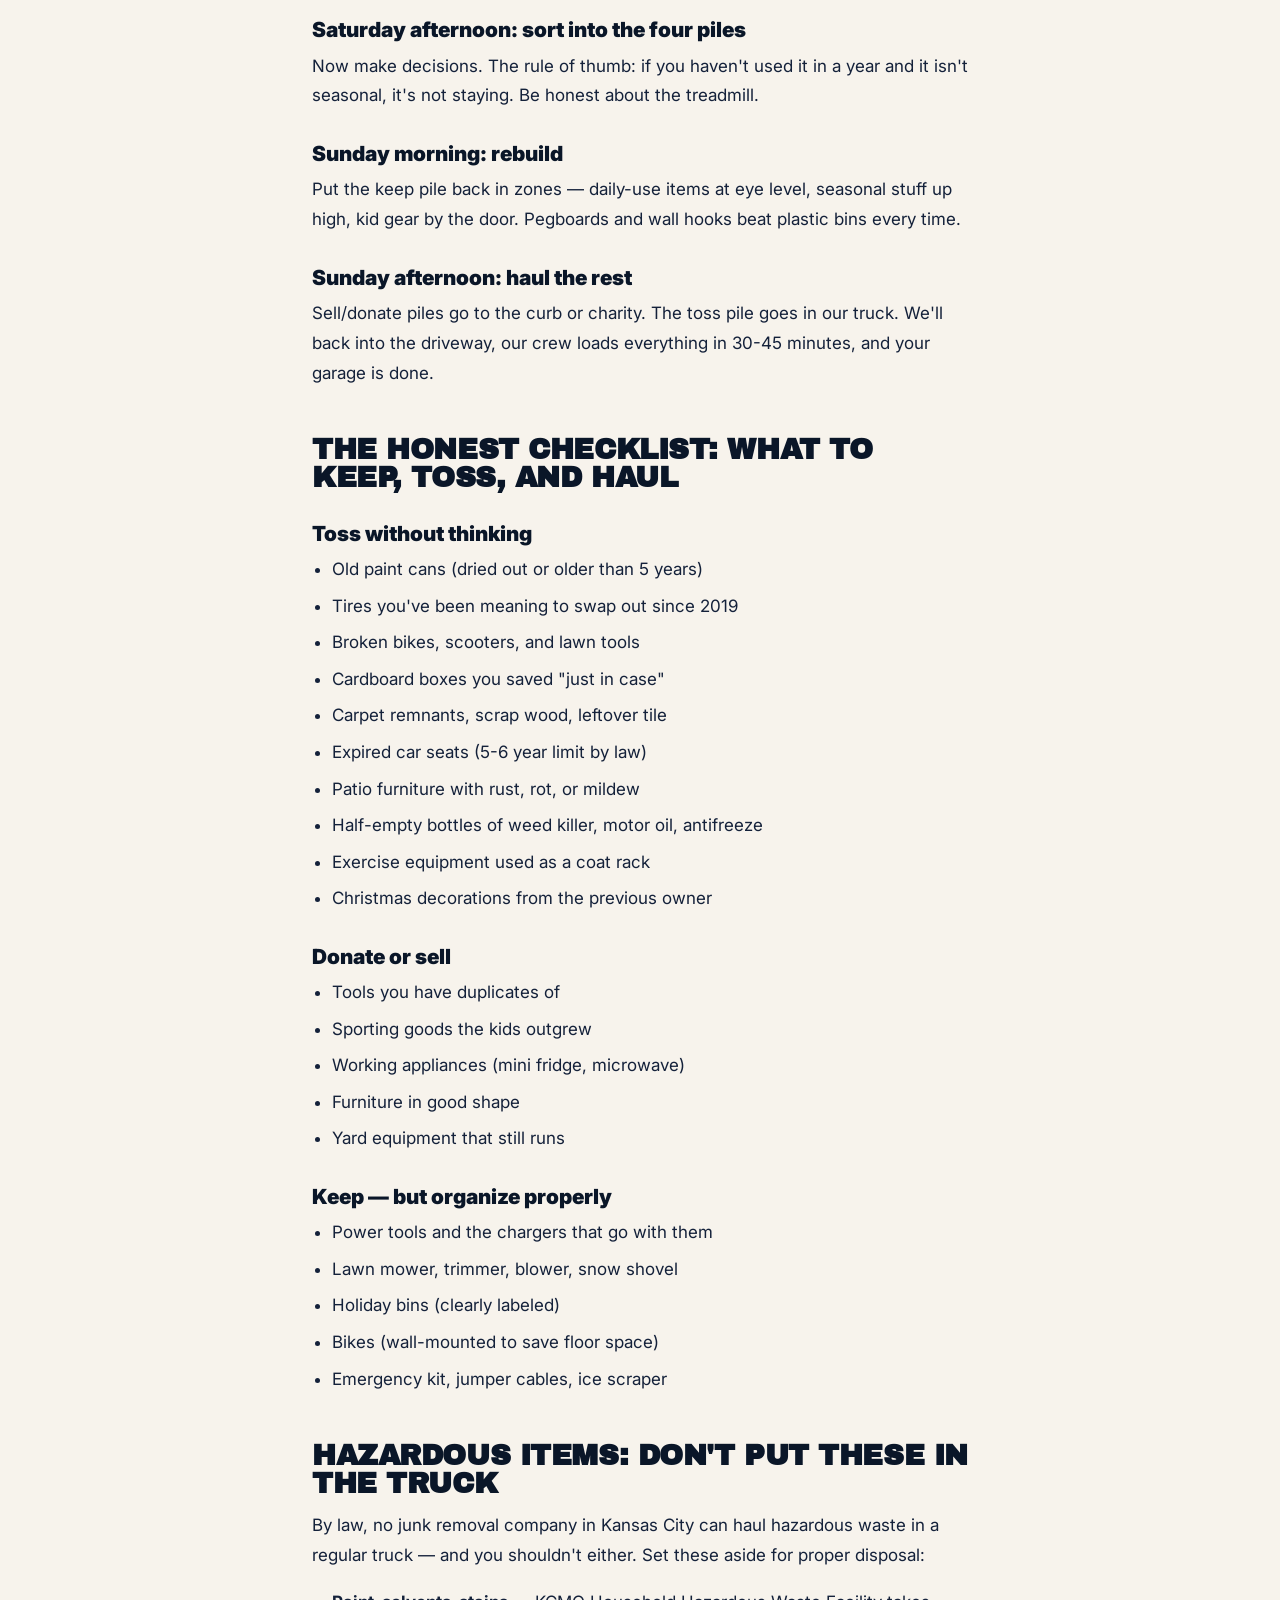
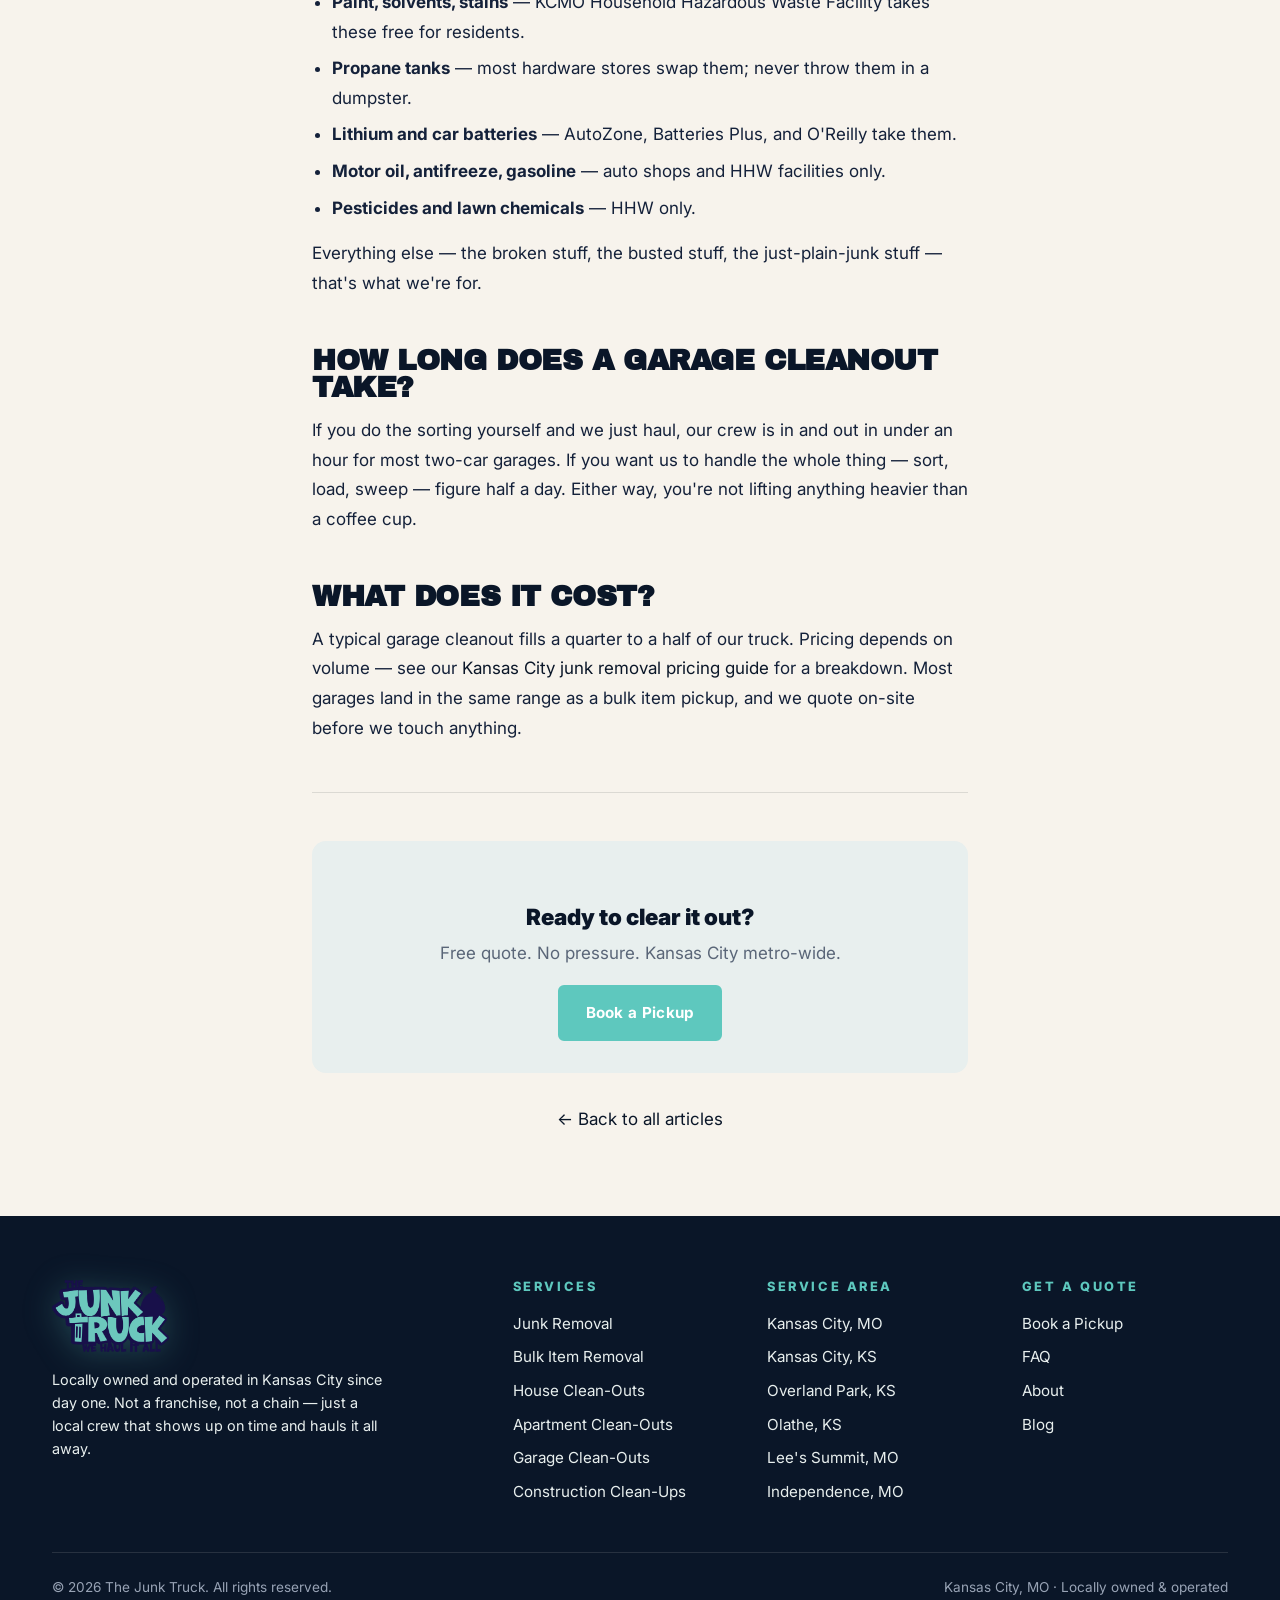
<file: blog/garage-cleanout-checklist.html>
<!DOCTYPE html>
<html lang="en">
<head>
  <meta charset="UTF-8">
  <meta name="viewport" content="width=device-width, initial-scale=1.0">
  <title>The Ultimate Garage Cleanout Checklist | The Junk Truck Blog</title>
  <meta name="description" content="A weekend-ready checklist for reclaiming your garage — what to keep, what to toss, what to haul away.">
  <link rel="canonical" href="https://junktruck123.com/blog/garage-cleanout-checklist.html">

  <!-- Open Graph -->
  <meta property="og:title" content="The Ultimate Garage Cleanout Checklist | The Junk Truck Blog">
  <meta property="og:description" content="A weekend-ready checklist for reclaiming your garage — what to keep, what to toss, what to haul away.">
  <meta property="og:type" content="website">
  <meta property="og:url" content="https://junktruck123.com/blog/garage-cleanout-checklist.html">
  <meta property="og:image" content="https://junktruck123.com/assets/images/hero-truck.webp">
  <meta property="og:locale" content="en_US">

  <!-- Twitter -->
  <meta name="twitter:card" content="summary_large_image">
  <meta name="twitter:title" content="The Ultimate Garage Cleanout Checklist | The Junk Truck Blog">
  <meta name="twitter:description" content="A weekend-ready checklist for reclaiming your garage — what to keep, what to toss, what to haul away.">

  <!-- Fonts -->
  <link rel="preconnect" href="https://fonts.googleapis.com">
  <link rel="preconnect" href="https://fonts.gstatic.com" crossorigin>
  <link href="https://fonts.googleapis.com/css2?family=Archivo+Black&family=Inter:wght@400;500;600;700;800&family=JetBrains+Mono:wght@400;600&display=swap" rel="stylesheet">

  <!-- Styles -->
  <link rel="stylesheet" href="../css/styles.css">

  <!-- Favicon -->
  <link rel="icon" type="image/svg+xml" href="data:image/svg+xml,%3Csvg xmlns='http://www.w3.org/2000/svg' viewBox='0 0 44 44'%3E%3Crect x='1' y='1' width='42' height='42' rx='8' fill='%230a1628'/%3E%3Cpath d='M6 26 L6 18 L22 18 L26 14 L34 14 L38 18 L38 26 Z' fill='none' stroke='%235ec8be' stroke-width='2.5' stroke-linejoin='round'/%3E%3Ccircle cx='13' cy='30' r='3' fill='none' stroke='%235ec8be' stroke-width='2.5'/%3E%3Ccircle cx='31' cy='30' r='3' fill='none' stroke='%235ec8be' stroke-width='2.5'/%3E%3Crect x='28' y='19' width='6' height='5' fill='%235ec8be'/%3E%3C/svg%3E">
  <meta name="theme-color" content="#0a1628">

  <script type="application/ld+json">{"@context":"https://schema.org","@type":"BlogPosting","headline":"The Ultimate Garage Cleanout Checklist","datePublished":"2026-03-20","image":"https://junktruck123.com/assets/images/garage-cleanout.webp","author":{"@type":"Organization","name":"The Junk Truck"},"publisher":{"@type":"Organization","name":"The Junk Truck"}}</script>
</head>
<body>
<a href="#main" class="skip-link">Skip to main content</a>
<header class="site-header">
  <div class="container">
    <div class="nav">
      <a href="../index.html" class="brand" aria-label="The Junk Truck home">
        <img src="../assets/images/logo.png" alt="The Junk Truck — Kansas City" class="brand-logo" width="220" height="136" loading="eager" decoding="async">
        </a>
      <nav aria-label="Primary">
        <ul class="nav-links">
          <li><a href="../index.html" class="">Home</a></li>
<li><a href="../services.html" class="">Services</a></li>
<li><a href="../locations.html" class="">Service Area</a></li>
<li><a href="../about.html" class="">About</a></li>
<li><a href="../blog.html" class="active">Blog</a></li>
<li><a href="../faq.html" class="">FAQ</a></li>

        </ul>
      </nav>
      <div class="nav-cta">
        <a href="tel:+18162989995" class="btn btn-outline" aria-label="Call The Junk Truck at (816) 298-9995">📞 (816) 298-9995</a>
        <a href="../book.html" class="btn btn-primary">Book a Pickup</a>
      </div>
      <button class="nav-toggle" aria-expanded="false" aria-controls="mobile-menu" aria-label="Toggle menu">
        <span></span><span></span><span></span>
      </button>
    </div>
  </div>
  <div id="mobile-menu" class="mobile-menu" role="navigation" aria-label="Mobile">
    <ul>
      <li><a href="../index.html">Home</a></li>
<li><a href="../services.html">Services</a></li>
<li><a href="../locations.html">Service Area</a></li>
<li><a href="../about.html">About</a></li>
<li><a href="../blog.html">Blog</a></li>
<li><a href="../faq.html">FAQ</a></li>

      <li><a href="tel:+18162989995" class="btn btn-outline" aria-label="Call The Junk Truck">📞 Call (816) 298-9995</a></li>
      <li><a href="../book.html" class="btn btn-primary">Book a Pickup</a></li>
    </ul>
  </div>
</header>

<main id="main">
<article class="article">
  <div class="container">
    <div class="meta">How-to · 5 min read · 2026-03-20</div>
    <h1>The Ultimate Garage Cleanout Checklist</h1>
    <p class="lead" style="color: var(--muted); font-size: 1.15rem;">A weekend-ready checklist for reclaiming your garage — what to keep, what to toss, what to haul away.</p>
    <div class="hero-img"><img src="../assets/images/garage-cleanout.webp" alt="The Ultimate Garage Cleanout Checklist" loading="eager"></div>
    <p>Most garages in Kansas City are storing about 30 percent junk and 70 percent stuff people forgot they owned. A weekend is enough time to flip that ratio. Here's the same checklist our crew uses when a homeowner asks us to take a garage from packed to parkable.</p>

    <h2>Before you start: the 4-pile rule</h2>
    <p>Don't try to make decisions item by item — you'll burn out by lunch. Instead, set up four zones in the driveway. Every single thing in the garage gets dropped into one of these:</p>
    <ul>
      <li><strong>Keep</strong> — actively used in the last 12 months. Tools, sports gear, holiday decor.</li>
      <li><strong>Sell or donate</strong> — works fine, you just don't use it. Goodwill, City Union Mission, and Habitat ReStore on State Avenue all take garage stuff.</li>
      <li><strong>Toss</strong> — broken, expired, or sentimental-but-useless. This is the haul pile.</li>
      <li><strong>Hazardous</strong> — paint, solvents, batteries, propane, motor oil. These cannot go in a normal truck (more on that below).</li>
    </ul>

    <h2>The weekend approach</h2>
    <h3>Saturday morning: empty everything</h3>
    <p>Pull every single item out into the driveway. Yes, all of it. You can't reorganize a space you can't see. This usually takes 2-3 hours for a two-car garage. Sweep the floor while it's empty.</p>

    <h3>Saturday afternoon: sort into the four piles</h3>
    <p>Now make decisions. The rule of thumb: if you haven't used it in a year and it isn't seasonal, it's not staying. Be honest about the treadmill.</p>

    <h3>Sunday morning: rebuild</h3>
    <p>Put the keep pile back in zones — daily-use items at eye level, seasonal stuff up high, kid gear by the door. Pegboards and wall hooks beat plastic bins every time.</p>

    <h3>Sunday afternoon: haul the rest</h3>
    <p>Sell/donate piles go to the curb or charity. The toss pile goes in our truck. We'll back into the driveway, our crew loads everything in 30-45 minutes, and your garage is done.</p>

    <h2>The honest checklist: what to keep, toss, and haul</h2>
    <h3>Toss without thinking</h3>
    <ul>
      <li>Old paint cans (dried out or older than 5 years)</li>
      <li>Tires you've been meaning to swap out since 2019</li>
      <li>Broken bikes, scooters, and lawn tools</li>
      <li>Cardboard boxes you saved "just in case"</li>
      <li>Carpet remnants, scrap wood, leftover tile</li>
      <li>Expired car seats (5-6 year limit by law)</li>
      <li>Patio furniture with rust, rot, or mildew</li>
      <li>Half-empty bottles of weed killer, motor oil, antifreeze</li>
      <li>Exercise equipment used as a coat rack</li>
      <li>Christmas decorations from the previous owner</li>
    </ul>

    <h3>Donate or sell</h3>
    <ul>
      <li>Tools you have duplicates of</li>
      <li>Sporting goods the kids outgrew</li>
      <li>Working appliances (mini fridge, microwave)</li>
      <li>Furniture in good shape</li>
      <li>Yard equipment that still runs</li>
    </ul>

    <h3>Keep — but organize properly</h3>
    <ul>
      <li>Power tools and the chargers that go with them</li>
      <li>Lawn mower, trimmer, blower, snow shovel</li>
      <li>Holiday bins (clearly labeled)</li>
      <li>Bikes (wall-mounted to save floor space)</li>
      <li>Emergency kit, jumper cables, ice scraper</li>
    </ul>

    <h2>Hazardous items: don't put these in the truck</h2>
    <p>By law, no junk removal company in Kansas City can haul hazardous waste in a regular truck — and you shouldn't either. Set these aside for proper disposal:</p>
    <ul>
      <li><strong>Paint, solvents, stains</strong> — KCMO Household Hazardous Waste Facility takes these free for residents.</li>
      <li><strong>Propane tanks</strong> — most hardware stores swap them; never throw them in a dumpster.</li>
      <li><strong>Lithium and car batteries</strong> — AutoZone, Batteries Plus, and O'Reilly take them.</li>
      <li><strong>Motor oil, antifreeze, gasoline</strong> — auto shops and HHW facilities only.</li>
      <li><strong>Pesticides and lawn chemicals</strong> — HHW only.</li>
    </ul>
    <p>Everything else — the broken stuff, the busted stuff, the just-plain-junk stuff — that's what we're for.</p>

    <h2>How long does a garage cleanout take?</h2>
    <p>If you do the sorting yourself and we just haul, our crew is in and out in under an hour for most two-car garages. If you want us to handle the whole thing — sort, load, sweep — figure half a day. Either way, you're not lifting anything heavier than a coffee cup.</p>

    <h2>What does it cost?</h2>
    <p>A typical garage cleanout fills a quarter to a half of our truck. Pricing depends on volume — see our <a href="junk-removal-cost-kansas-city.html">Kansas City junk removal pricing guide</a> for a breakdown. Most garages land in the same range as a bulk item pickup, and we quote on-site before we touch anything.</p>
    <hr style="margin: var(--s-7) 0; border: 0; border-top: 1px solid rgba(20,24,32,0.12);">
    <div style="background: var(--bone); padding: var(--s-6); border-radius: var(--radius-lg); text-align: center;">
      <h3 style="font-family: var(--sans); letter-spacing: 0; text-transform: none; font-size: 1.4rem;">Ready to clear it out?</h3>
      <p style="color: var(--muted); margin-bottom: var(--s-4);">Free quote. No pressure. Kansas City metro-wide.</p>
      <a href="../book.html" class="btn btn-primary">Book a Pickup</a>
    </div>
    <p style="margin-top: var(--s-6); text-align: center;"><a href="../blog.html">← Back to all articles</a></p>
  </div>
</article>
</main>
<footer class="site-footer">
  <div class="container">
    <div class="footer-grid">
      <div class="footer-brand">
        <div class="brand">
          <img src="../assets/images/logo.png" alt="The Junk Truck — Kansas City" class="brand-logo" width="220" height="136" loading="eager" decoding="async">
          </div>
        <p>Locally owned and operated in Kansas City since day one. Not a franchise, not a chain — just a local crew that shows up on time and hauls it all away.</p>
      </div>
      <div>
        <h4>Services</h4>
        <ul><li><a href="../services.html#junk-removal">Junk Removal</a></li>
<li><a href="../services.html#bulk-item-removal">Bulk Item Removal</a></li>
<li><a href="../services.html#house-clean-outs">House Clean-Outs</a></li>
<li><a href="../services.html#apartment-clean-outs">Apartment Clean-Outs</a></li>
<li><a href="../services.html#garage-clean-outs">Garage Clean-Outs</a></li>
<li><a href="../services.html#construction-clean-ups">Construction Clean-Ups</a></li>
</ul>
      </div>
      <div>
        <h4>Service Area</h4>
        <ul><li><a href="../locations.html">Kansas City, MO</a></li>
<li><a href="../locations.html">Kansas City, KS</a></li>
<li><a href="../locations.html">Overland Park, KS</a></li>
<li><a href="../locations.html">Olathe, KS</a></li>
<li><a href="../locations.html">Lee's Summit, MO</a></li>
<li><a href="../locations.html">Independence, MO</a></li>
</ul>
      </div>
      <div>
        <h4>Get a Quote</h4>
        <ul>
          <li><a href="../book.html">Book a Pickup</a></li>
          <li><a href="../faq.html">FAQ</a></li>
          <li><a href="../about.html">About</a></li>
          <li><a href="../blog.html">Blog</a></li>
        </ul>
      </div>
    </div>
    <div class="copyright">
      <div>© 2026 The Junk Truck. All rights reserved.</div>
      <div>Kansas City, MO · Locally owned &amp; operated</div>
    </div>
  </div>
</footer>
<script src="../js/main.js" defer></script>
</body></html>
</file>
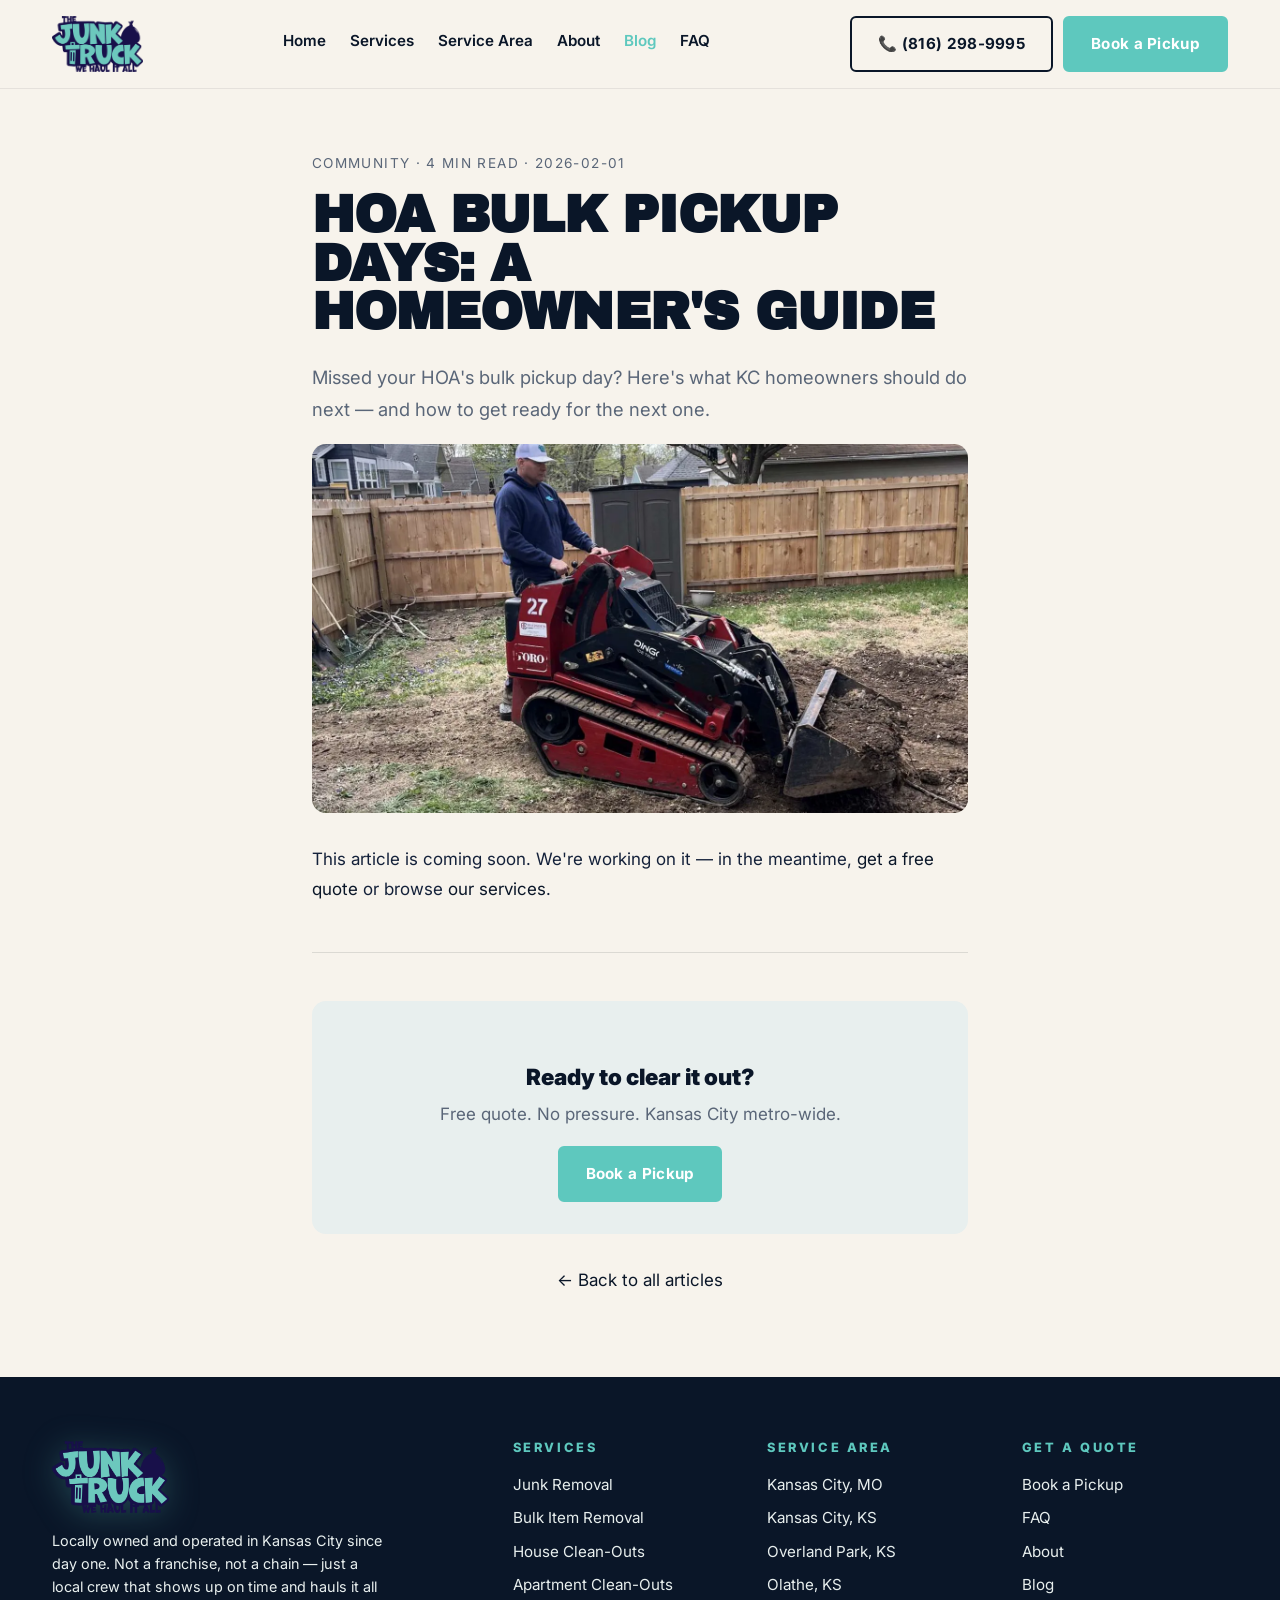
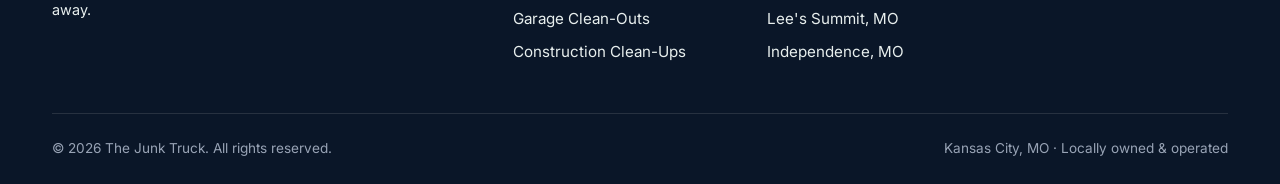
<file: blog/hoa-bulk-pickup-guide.html>
<!DOCTYPE html>
<html lang="en">
<head>
  <meta charset="UTF-8">
  <meta name="viewport" content="width=device-width, initial-scale=1.0">
  <title>HOA Bulk Pickup Days: A Homeowner's Guide | The Junk Truck Blog</title>
  <meta name="description" content="Missed your HOA's bulk pickup day? Here's what KC homeowners should do next — and how to get ready for the next one.">
  <link rel="canonical" href="https://junktruck123.com/blog/hoa-bulk-pickup-guide.html">

  <!-- Open Graph -->
  <meta property="og:title" content="HOA Bulk Pickup Days: A Homeowner's Guide | The Junk Truck Blog">
  <meta property="og:description" content="Missed your HOA's bulk pickup day? Here's what KC homeowners should do next — and how to get ready for the next one.">
  <meta property="og:type" content="website">
  <meta property="og:url" content="https://junktruck123.com/blog/hoa-bulk-pickup-guide.html">
  <meta property="og:image" content="https://junktruck123.com/assets/images/hero-truck.webp">
  <meta property="og:locale" content="en_US">

  <!-- Twitter -->
  <meta name="twitter:card" content="summary_large_image">
  <meta name="twitter:title" content="HOA Bulk Pickup Days: A Homeowner's Guide | The Junk Truck Blog">
  <meta name="twitter:description" content="Missed your HOA's bulk pickup day? Here's what KC homeowners should do next — and how to get ready for the next one.">

  <!-- Fonts -->
  <link rel="preconnect" href="https://fonts.googleapis.com">
  <link rel="preconnect" href="https://fonts.gstatic.com" crossorigin>
  <link href="https://fonts.googleapis.com/css2?family=Archivo+Black&family=Inter:wght@400;500;600;700;800&family=JetBrains+Mono:wght@400;600&display=swap" rel="stylesheet">

  <!-- Styles -->
  <link rel="stylesheet" href="../css/styles.css">

  <!-- Favicon -->
  <link rel="icon" type="image/svg+xml" href="data:image/svg+xml,%3Csvg xmlns='http://www.w3.org/2000/svg' viewBox='0 0 44 44'%3E%3Crect x='1' y='1' width='42' height='42' rx='8' fill='%230a1628'/%3E%3Cpath d='M6 26 L6 18 L22 18 L26 14 L34 14 L38 18 L38 26 Z' fill='none' stroke='%235ec8be' stroke-width='2.5' stroke-linejoin='round'/%3E%3Ccircle cx='13' cy='30' r='3' fill='none' stroke='%235ec8be' stroke-width='2.5'/%3E%3Ccircle cx='31' cy='30' r='3' fill='none' stroke='%235ec8be' stroke-width='2.5'/%3E%3Crect x='28' y='19' width='6' height='5' fill='%235ec8be'/%3E%3C/svg%3E">
  <meta name="theme-color" content="#0a1628">

  <script type="application/ld+json">{"@context":"https://schema.org","@type":"BlogPosting","headline":"HOA Bulk Pickup Days: A Homeowner's Guide","datePublished":"2026-02-01","image":"https://junktruck123.com/assets/images/yard-waste.webp","author":{"@type":"Organization","name":"The Junk Truck"},"publisher":{"@type":"Organization","name":"The Junk Truck"}}</script>
</head>
<body>
<a href="#main" class="skip-link">Skip to main content</a>
<header class="site-header">
  <div class="container">
    <div class="nav">
      <a href="../index.html" class="brand" aria-label="The Junk Truck home">
        <img src="../assets/images/logo.png" alt="The Junk Truck — Kansas City" class="brand-logo" width="220" height="136" loading="eager" decoding="async">
        </a>
      <nav aria-label="Primary">
        <ul class="nav-links">
          <li><a href="../index.html" class="">Home</a></li>
<li><a href="../services.html" class="">Services</a></li>
<li><a href="../locations.html" class="">Service Area</a></li>
<li><a href="../about.html" class="">About</a></li>
<li><a href="../blog.html" class="active">Blog</a></li>
<li><a href="../faq.html" class="">FAQ</a></li>

        </ul>
      </nav>
      <div class="nav-cta">
        <a href="tel:+18162989995" class="btn btn-outline" aria-label="Call The Junk Truck at (816) 298-9995">📞 (816) 298-9995</a>
        <a href="../book.html" class="btn btn-primary">Book a Pickup</a>
      </div>
      <button class="nav-toggle" aria-expanded="false" aria-controls="mobile-menu" aria-label="Toggle menu">
        <span></span><span></span><span></span>
      </button>
    </div>
  </div>
  <div id="mobile-menu" class="mobile-menu" role="navigation" aria-label="Mobile">
    <ul>
      <li><a href="../index.html">Home</a></li>
<li><a href="../services.html">Services</a></li>
<li><a href="../locations.html">Service Area</a></li>
<li><a href="../about.html">About</a></li>
<li><a href="../blog.html">Blog</a></li>
<li><a href="../faq.html">FAQ</a></li>

      <li><a href="tel:+18162989995" class="btn btn-outline" aria-label="Call The Junk Truck">📞 Call (816) 298-9995</a></li>
      <li><a href="../book.html" class="btn btn-primary">Book a Pickup</a></li>
    </ul>
  </div>
</header>

<main id="main">
<article class="article">
  <div class="container">
    <div class="meta">Community · 4 min read · 2026-02-01</div>
    <h1>HOA Bulk Pickup Days: A Homeowner's Guide</h1>
    <p class="lead" style="color: var(--muted); font-size: 1.15rem;">Missed your HOA's bulk pickup day? Here's what KC homeowners should do next — and how to get ready for the next one.</p>
    <div class="hero-img"><img src="../assets/images/yard-waste.webp" alt="HOA Bulk Pickup Days: A Homeowner's Guide" loading="eager"></div>
    <p>This article is coming soon. We're working on it — in the meantime, <a href="../book.html">get a free quote</a> or browse <a href="../services.html">our services</a>.</p>
    <hr style="margin: var(--s-7) 0; border: 0; border-top: 1px solid rgba(20,24,32,0.12);">
    <div style="background: var(--bone); padding: var(--s-6); border-radius: var(--radius-lg); text-align: center;">
      <h3 style="font-family: var(--sans); letter-spacing: 0; text-transform: none; font-size: 1.4rem;">Ready to clear it out?</h3>
      <p style="color: var(--muted); margin-bottom: var(--s-4);">Free quote. No pressure. Kansas City metro-wide.</p>
      <a href="../book.html" class="btn btn-primary">Book a Pickup</a>
    </div>
    <p style="margin-top: var(--s-6); text-align: center;"><a href="../blog.html">← Back to all articles</a></p>
  </div>
</article>
</main>
<footer class="site-footer">
  <div class="container">
    <div class="footer-grid">
      <div class="footer-brand">
        <div class="brand">
          <img src="../assets/images/logo.png" alt="The Junk Truck — Kansas City" class="brand-logo" width="220" height="136" loading="eager" decoding="async">
          </div>
        <p>Locally owned and operated in Kansas City since day one. Not a franchise, not a chain — just a local crew that shows up on time and hauls it all away.</p>
      </div>
      <div>
        <h4>Services</h4>
        <ul><li><a href="../services.html#junk-removal">Junk Removal</a></li>
<li><a href="../services.html#bulk-item-removal">Bulk Item Removal</a></li>
<li><a href="../services.html#house-clean-outs">House Clean-Outs</a></li>
<li><a href="../services.html#apartment-clean-outs">Apartment Clean-Outs</a></li>
<li><a href="../services.html#garage-clean-outs">Garage Clean-Outs</a></li>
<li><a href="../services.html#construction-clean-ups">Construction Clean-Ups</a></li>
</ul>
      </div>
      <div>
        <h4>Service Area</h4>
        <ul><li><a href="../locations.html">Kansas City, MO</a></li>
<li><a href="../locations.html">Kansas City, KS</a></li>
<li><a href="../locations.html">Overland Park, KS</a></li>
<li><a href="../locations.html">Olathe, KS</a></li>
<li><a href="../locations.html">Lee's Summit, MO</a></li>
<li><a href="../locations.html">Independence, MO</a></li>
</ul>
      </div>
      <div>
        <h4>Get a Quote</h4>
        <ul>
          <li><a href="../book.html">Book a Pickup</a></li>
          <li><a href="../faq.html">FAQ</a></li>
          <li><a href="../about.html">About</a></li>
          <li><a href="../blog.html">Blog</a></li>
        </ul>
      </div>
    </div>
    <div class="copyright">
      <div>© 2026 The Junk Truck. All rights reserved.</div>
      <div>Kansas City, MO · Locally owned &amp; operated</div>
    </div>
  </div>
</footer>
<script src="../js/main.js" defer></script>
</body></html>
</file>
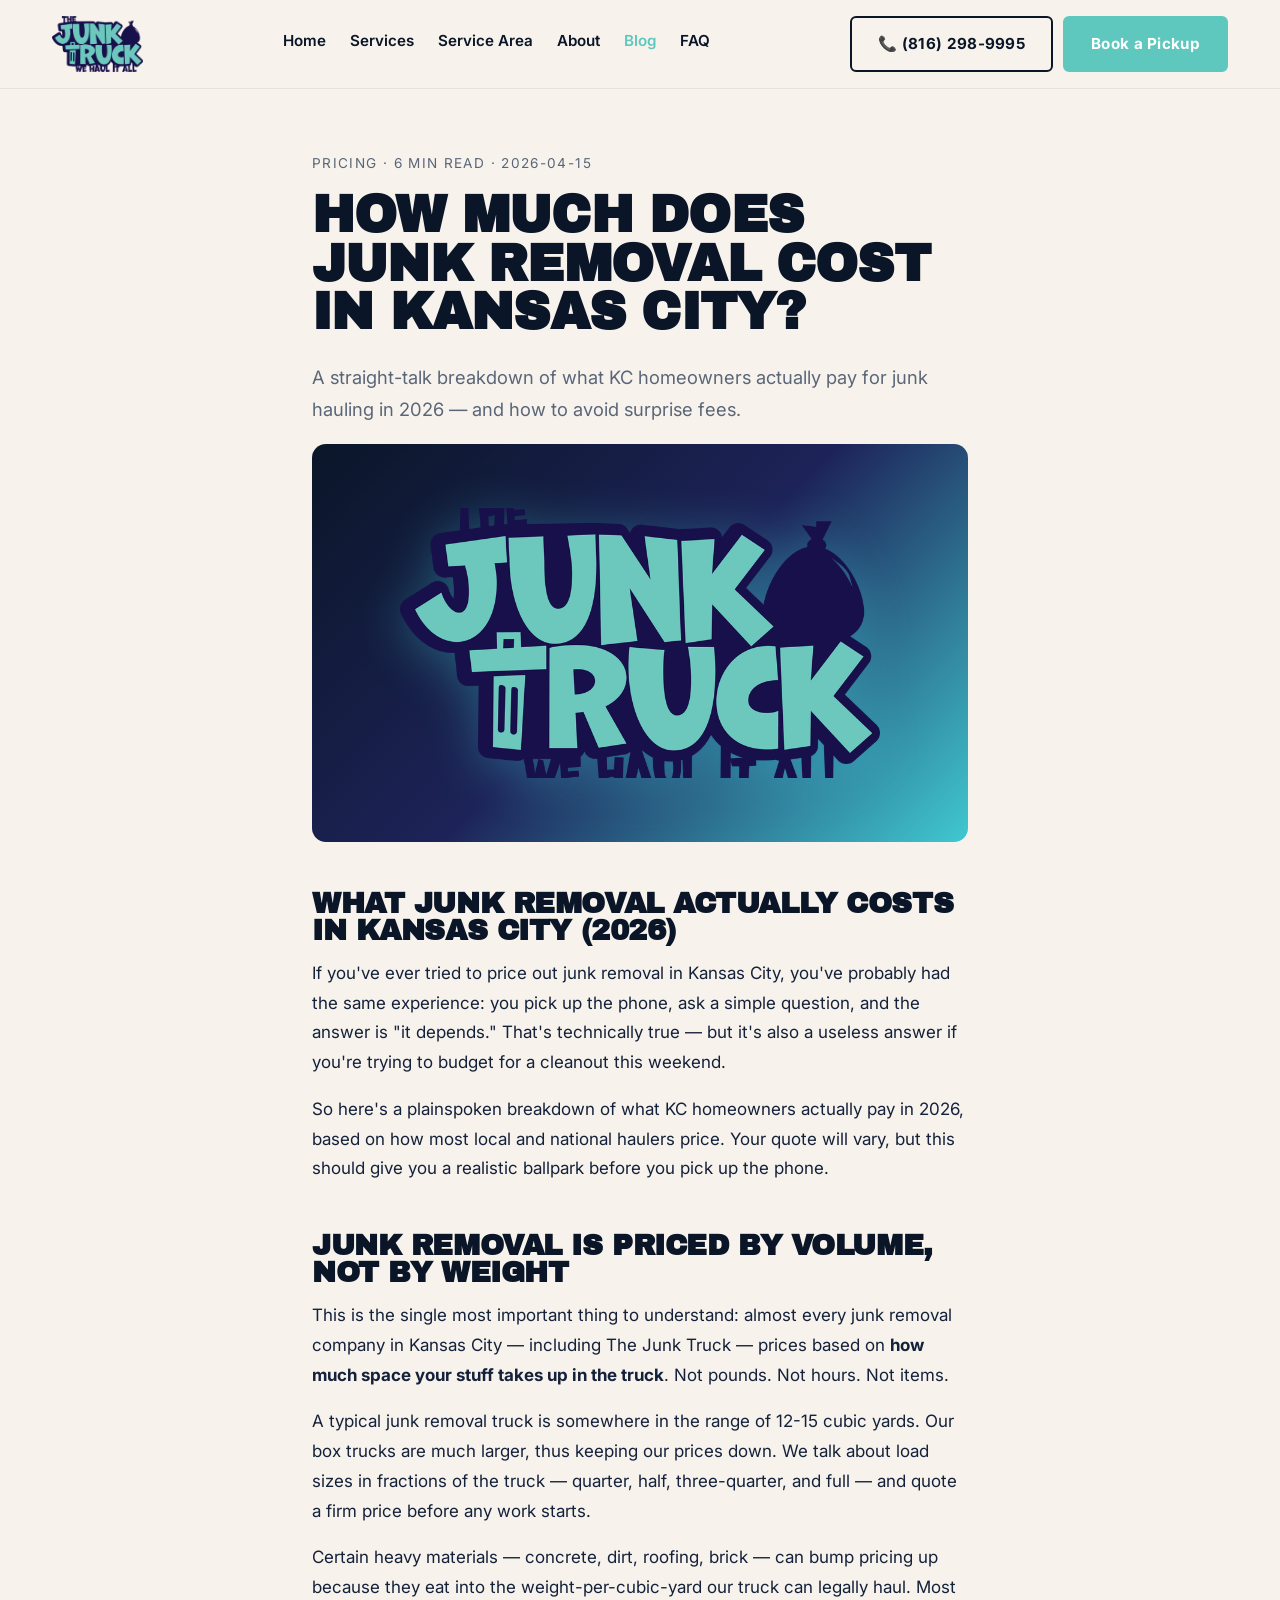
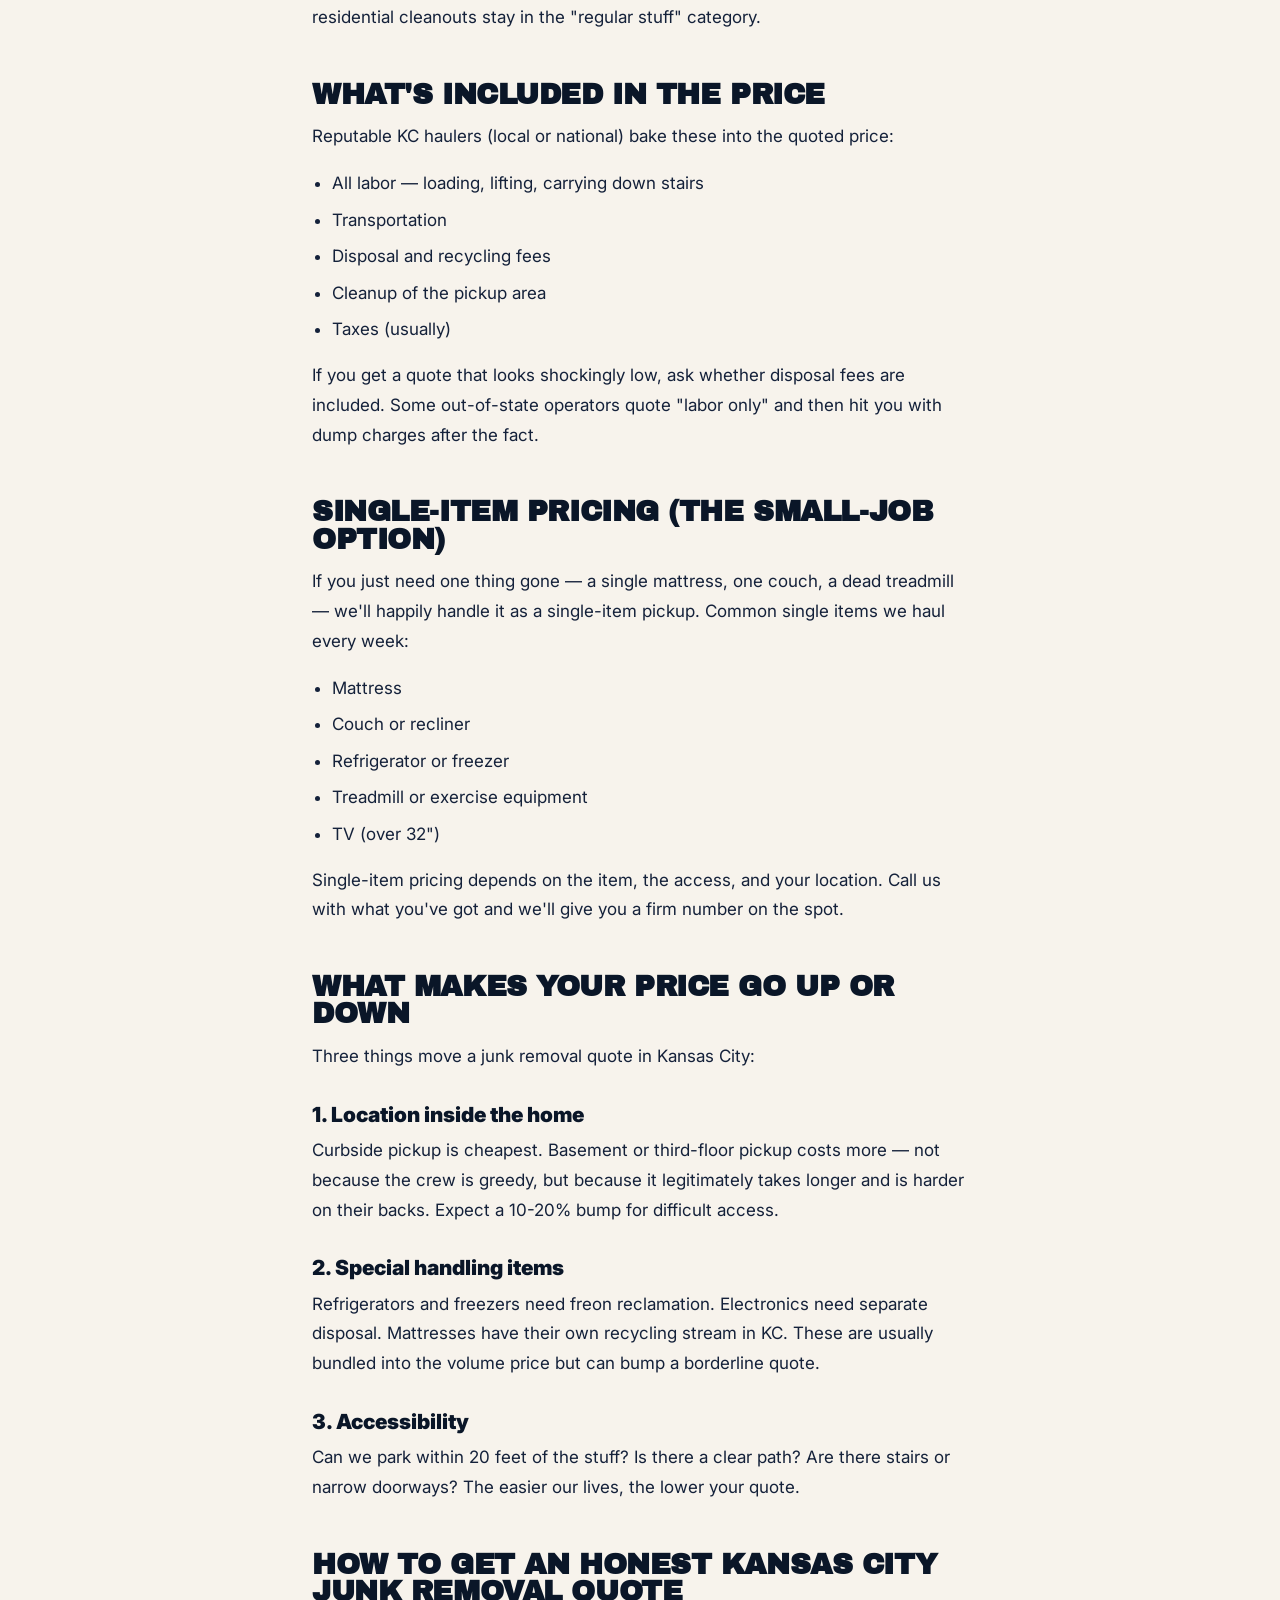
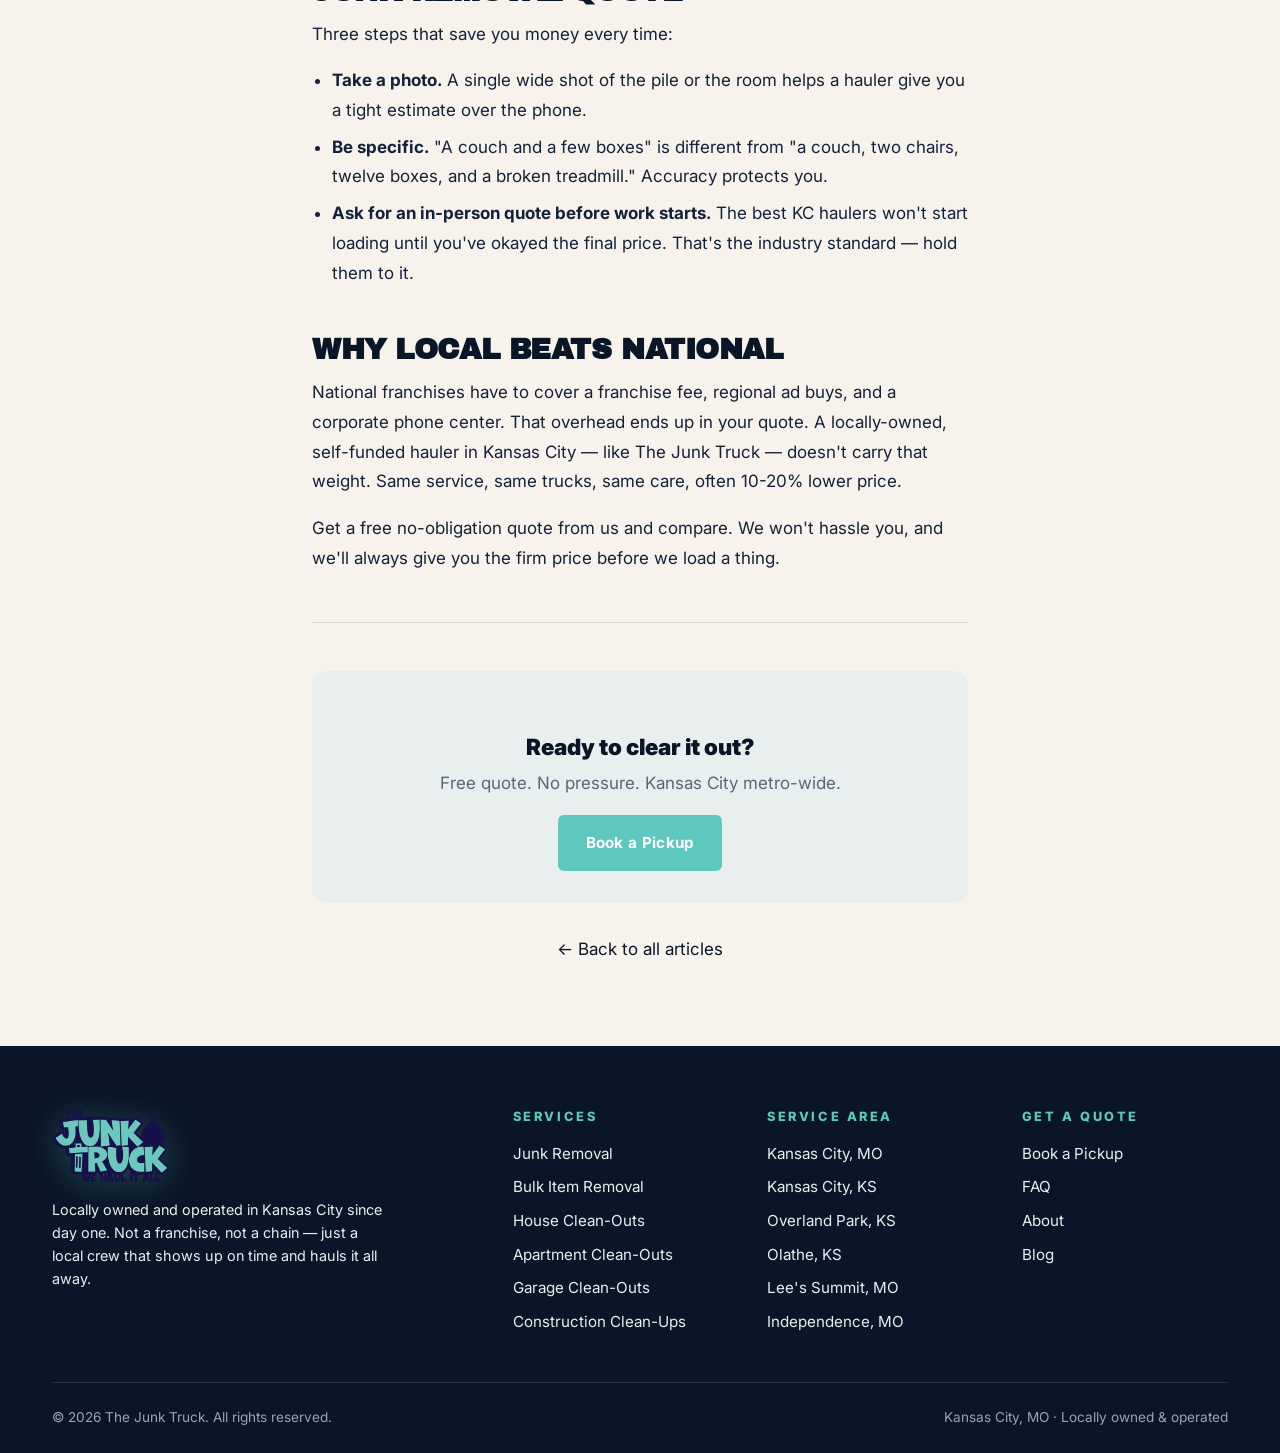
<file: blog/junk-removal-cost-kansas-city.html>
<!DOCTYPE html>
<html lang="en">
<head>
  <meta charset="UTF-8">
  <meta name="viewport" content="width=device-width, initial-scale=1.0">
  <title>How Much Does Junk Removal Cost in Kansas City? | The Junk Truck Blog</title>
  <meta name="description" content="A straight-talk breakdown of what KC homeowners actually pay for junk hauling in 2026 — and how to avoid surprise fees.">
  <link rel="canonical" href="https://junktruck123.com/blog/junk-removal-cost-kansas-city.html">

  <!-- Open Graph -->
  <meta property="og:title" content="How Much Does Junk Removal Cost in Kansas City? | The Junk Truck Blog">
  <meta property="og:description" content="A straight-talk breakdown of what KC homeowners actually pay for junk hauling in 2026 — and how to avoid surprise fees.">
  <meta property="og:type" content="website">
  <meta property="og:url" content="https://junktruck123.com/blog/junk-removal-cost-kansas-city.html">
  <meta property="og:image" content="https://junktruck123.com/assets/images/hero-truck.webp">
  <meta property="og:locale" content="en_US">

  <!-- Twitter -->
  <meta name="twitter:card" content="summary_large_image">
  <meta name="twitter:title" content="How Much Does Junk Removal Cost in Kansas City? | The Junk Truck Blog">
  <meta name="twitter:description" content="A straight-talk breakdown of what KC homeowners actually pay for junk hauling in 2026 — and how to avoid surprise fees.">

  <!-- Fonts -->
  <link rel="preconnect" href="https://fonts.googleapis.com">
  <link rel="preconnect" href="https://fonts.gstatic.com" crossorigin>
  <link href="https://fonts.googleapis.com/css2?family=Archivo+Black&family=Inter:wght@400;500;600;700;800&family=JetBrains+Mono:wght@400;600&display=swap" rel="stylesheet">

  <!-- Styles -->
  <link rel="stylesheet" href="../css/styles.css">

  <!-- Favicon -->
  <link rel="icon" type="image/svg+xml" href="data:image/svg+xml,%3Csvg xmlns='http://www.w3.org/2000/svg' viewBox='0 0 44 44'%3E%3Crect x='1' y='1' width='42' height='42' rx='8' fill='%230a1628'/%3E%3Cpath d='M6 26 L6 18 L22 18 L26 14 L34 14 L38 18 L38 26 Z' fill='none' stroke='%235ec8be' stroke-width='2.5' stroke-linejoin='round'/%3E%3Ccircle cx='13' cy='30' r='3' fill='none' stroke='%235ec8be' stroke-width='2.5'/%3E%3Ccircle cx='31' cy='30' r='3' fill='none' stroke='%235ec8be' stroke-width='2.5'/%3E%3Crect x='28' y='19' width='6' height='5' fill='%235ec8be'/%3E%3C/svg%3E">
  <meta name="theme-color" content="#0a1628">

  <script type="application/ld+json">{"@context":"https://schema.org","@type":"BlogPosting","headline":"How Much Does Junk Removal Cost in Kansas City?","datePublished":"2026-04-15","image":"https://junktruck123.com/assets/images/hero-truck.webp","author":{"@type":"Organization","name":"The Junk Truck"},"publisher":{"@type":"Organization","name":"The Junk Truck"}}</script>
</head>
<body>
<a href="#main" class="skip-link">Skip to main content</a>
<header class="site-header">
  <div class="container">
    <div class="nav">
      <a href="../index.html" class="brand" aria-label="The Junk Truck home">
        <img src="../assets/images/logo.png" alt="The Junk Truck — Kansas City" class="brand-logo" width="220" height="136" loading="eager" decoding="async">
        </a>
      <nav aria-label="Primary">
        <ul class="nav-links">
          <li><a href="../index.html" class="">Home</a></li>
<li><a href="../services.html" class="">Services</a></li>
<li><a href="../locations.html" class="">Service Area</a></li>
<li><a href="../about.html" class="">About</a></li>
<li><a href="../blog.html" class="active">Blog</a></li>
<li><a href="../faq.html" class="">FAQ</a></li>

        </ul>
      </nav>
      <div class="nav-cta">
        <a href="tel:+18162989995" class="btn btn-outline" aria-label="Call The Junk Truck at (816) 298-9995">📞 (816) 298-9995</a>
        <a href="../book.html" class="btn btn-primary">Book a Pickup</a>
      </div>
      <button class="nav-toggle" aria-expanded="false" aria-controls="mobile-menu" aria-label="Toggle menu">
        <span></span><span></span><span></span>
      </button>
    </div>
  </div>
  <div id="mobile-menu" class="mobile-menu" role="navigation" aria-label="Mobile">
    <ul>
      <li><a href="../index.html">Home</a></li>
<li><a href="../services.html">Services</a></li>
<li><a href="../locations.html">Service Area</a></li>
<li><a href="../about.html">About</a></li>
<li><a href="../blog.html">Blog</a></li>
<li><a href="../faq.html">FAQ</a></li>

      <li><a href="tel:+18162989995" class="btn btn-outline" aria-label="Call The Junk Truck">📞 Call (816) 298-9995</a></li>
      <li><a href="../book.html" class="btn btn-primary">Book a Pickup</a></li>
    </ul>
  </div>
</header>

<main id="main">
<article class="article">
  <div class="container">
    <div class="meta">Pricing · 6 min read · 2026-04-15</div>
    <h1>How Much Does Junk Removal Cost in Kansas City?</h1>
    <p class="lead" style="color: var(--muted); font-size: 1.15rem;">A straight-talk breakdown of what KC homeowners actually pay for junk hauling in 2026 — and how to avoid surprise fees.</p>
    <div class="hero-img" style="background: linear-gradient(135deg, var(--ink) 0%, var(--navy) 50%, var(--teal-glow) 100%); padding: var(--s-8) var(--s-6); display: flex; align-items: center; justify-content: center; border-radius: var(--radius-lg);">
      <img src="../assets/images/logo.png" alt="The Junk Truck — Kansas City" loading="eager" style="max-width: 480px; width: 100%; height: auto; filter: drop-shadow(0 8px 24px rgba(64,200,208,0.35));">
    </div>
    
<h2>What junk removal actually costs in Kansas City (2026)</h2>
<p>If you've ever tried to price out junk removal in Kansas City, you've probably had the same experience: you pick up the phone, ask a simple question, and the answer is "it depends." That's technically true — but it's also a useless answer if you're trying to budget for a cleanout this weekend.</p>
<p>So here's a plainspoken breakdown of what KC homeowners actually pay in 2026, based on how most local and national haulers price. Your quote will vary, but this should give you a realistic ballpark before you pick up the phone.</p>

<h2>Junk removal is priced by volume, not by weight</h2>
<p>This is the single most important thing to understand: almost every junk removal company in Kansas City — including The Junk Truck — prices based on <strong>how much space your stuff takes up in the truck</strong>. Not pounds. Not hours. Not items.</p>
<p>A typical junk removal truck is somewhere in the range of 12-15 cubic yards. Our box trucks are much larger, thus keeping our prices down. We talk about load sizes in fractions of the truck — quarter, half, three-quarter, and full — and quote a firm price before any work starts.</p>
<p>Certain heavy materials — concrete, dirt, roofing, brick — can bump pricing up because they eat into the weight-per-cubic-yard our truck can legally haul. Most residential cleanouts stay in the "regular stuff" category.</p>

<h2>What's included in the price</h2>
<p>Reputable KC haulers (local or national) bake these into the quoted price:</p>
<ul>
  <li>All labor — loading, lifting, carrying down stairs</li>
  <li>Transportation</li>
  <li>Disposal and recycling fees</li>
  <li>Cleanup of the pickup area</li>
  <li>Taxes (usually)</li>
</ul>
<p>If you get a quote that looks shockingly low, ask whether disposal fees are included. Some out-of-state operators quote "labor only" and then hit you with dump charges after the fact.</p>

<h2>Single-item pricing (the small-job option)</h2>
<p>If you just need one thing gone — a single mattress, one couch, a dead treadmill — we'll happily handle it as a single-item pickup. Common single items we haul every week:</p>
<ul>
  <li>Mattress</li>
  <li>Couch or recliner</li>
  <li>Refrigerator or freezer</li>
  <li>Treadmill or exercise equipment</li>
  <li>TV (over 32")</li>
</ul>
<p>Single-item pricing depends on the item, the access, and your location. Call us with what you've got and we'll give you a firm number on the spot.</p>

<h2>What makes your price go up or down</h2>
<p>Three things move a junk removal quote in Kansas City:</p>
<h3>1. Location inside the home</h3>
<p>Curbside pickup is cheapest. Basement or third-floor pickup costs more — not because the crew is greedy, but because it legitimately takes longer and is harder on their backs. Expect a 10-20% bump for difficult access.</p>
<h3>2. Special handling items</h3>
<p>Refrigerators and freezers need freon reclamation. Electronics need separate disposal. Mattresses have their own recycling stream in KC. These are usually bundled into the volume price but can bump a borderline quote.</p>
<h3>3. Accessibility</h3>
<p>Can we park within 20 feet of the stuff? Is there a clear path? Are there stairs or narrow doorways? The easier our lives, the lower your quote.</p>

<h2>How to get an honest Kansas City junk removal quote</h2>
<p>Three steps that save you money every time:</p>
<ul>
  <li><strong>Take a photo.</strong> A single wide shot of the pile or the room helps a hauler give you a tight estimate over the phone.</li>
  <li><strong>Be specific.</strong> "A couch and a few boxes" is different from "a couch, two chairs, twelve boxes, and a broken treadmill." Accuracy protects you.</li>
  <li><strong>Ask for an in-person quote before work starts.</strong> The best KC haulers won't start loading until you've okayed the final price. That's the industry standard — hold them to it.</li>
</ul>

<h2>Why local beats national</h2>
<p>National franchises have to cover a franchise fee, regional ad buys, and a corporate phone center. That overhead ends up in your quote. A locally-owned, self-funded hauler in Kansas City — like The Junk Truck — doesn't carry that weight. Same service, same trucks, same care, often 10-20% lower price.</p>
<p>Get a free no-obligation quote from us and compare. We won't hassle you, and we'll always give you the firm price before we load a thing.</p>

    <hr style="margin: var(--s-7) 0; border: 0; border-top: 1px solid rgba(20,24,32,0.12);">
    <div style="background: var(--bone); padding: var(--s-6); border-radius: var(--radius-lg); text-align: center;">
      <h3 style="font-family: var(--sans); letter-spacing: 0; text-transform: none; font-size: 1.4rem;">Ready to clear it out?</h3>
      <p style="color: var(--muted); margin-bottom: var(--s-4);">Free quote. No pressure. Kansas City metro-wide.</p>
      <a href="../book.html" class="btn btn-primary">Book a Pickup</a>
    </div>
    <p style="margin-top: var(--s-6); text-align: center;"><a href="../blog.html">← Back to all articles</a></p>
  </div>
</article>
</main>
<footer class="site-footer">
  <div class="container">
    <div class="footer-grid">
      <div class="footer-brand">
        <div class="brand">
          <img src="../assets/images/logo.png" alt="The Junk Truck — Kansas City" class="brand-logo" width="220" height="136" loading="eager" decoding="async">
          </div>
        <p>Locally owned and operated in Kansas City since day one. Not a franchise, not a chain — just a local crew that shows up on time and hauls it all away.</p>
      </div>
      <div>
        <h4>Services</h4>
        <ul><li><a href="../services.html#junk-removal">Junk Removal</a></li>
<li><a href="../services.html#bulk-item-removal">Bulk Item Removal</a></li>
<li><a href="../services.html#house-clean-outs">House Clean-Outs</a></li>
<li><a href="../services.html#apartment-clean-outs">Apartment Clean-Outs</a></li>
<li><a href="../services.html#garage-clean-outs">Garage Clean-Outs</a></li>
<li><a href="../services.html#construction-clean-ups">Construction Clean-Ups</a></li>
</ul>
      </div>
      <div>
        <h4>Service Area</h4>
        <ul><li><a href="../locations.html">Kansas City, MO</a></li>
<li><a href="../locations.html">Kansas City, KS</a></li>
<li><a href="../locations.html">Overland Park, KS</a></li>
<li><a href="../locations.html">Olathe, KS</a></li>
<li><a href="../locations.html">Lee's Summit, MO</a></li>
<li><a href="../locations.html">Independence, MO</a></li>
</ul>
      </div>
      <div>
        <h4>Get a Quote</h4>
        <ul>
          <li><a href="../book.html">Book a Pickup</a></li>
          <li><a href="../faq.html">FAQ</a></li>
          <li><a href="../about.html">About</a></li>
          <li><a href="../blog.html">Blog</a></li>
        </ul>
      </div>
    </div>
    <div class="copyright">
      <div>© 2026 The Junk Truck. All rights reserved.</div>
      <div>Kansas City, MO · Locally owned &amp; operated</div>
    </div>
  </div>
</footer>
<script src="../js/main.js" defer></script>
</body></html>
</file>
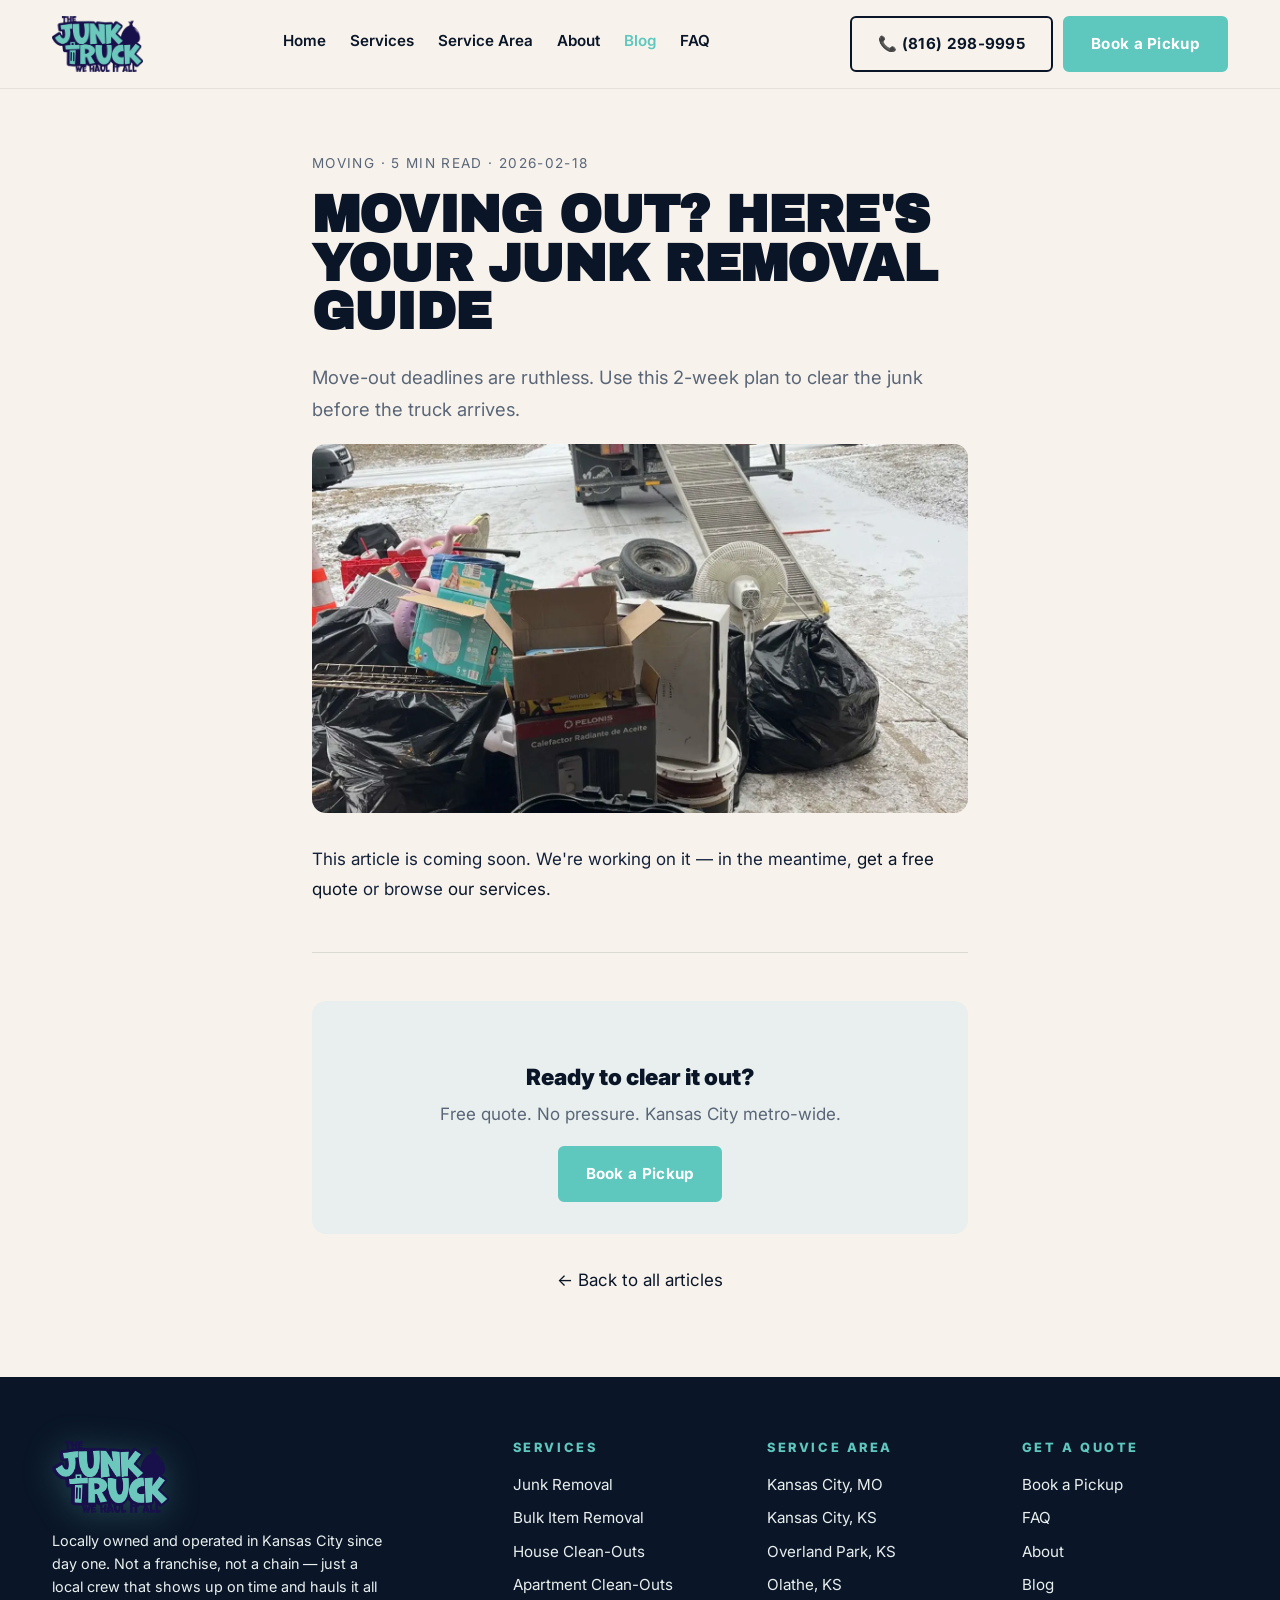
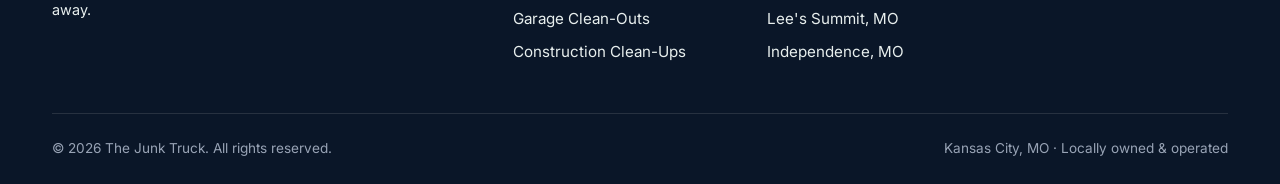
<file: blog/moving-out-junk-removal-guide.html>
<!DOCTYPE html>
<html lang="en">
<head>
  <meta charset="UTF-8">
  <meta name="viewport" content="width=device-width, initial-scale=1.0">
  <title>Moving Out? Here's Your Junk Removal Guide | The Junk Truck Blog</title>
  <meta name="description" content="Move-out deadlines are ruthless. Use this 2-week plan to clear the junk before the truck arrives.">
  <link rel="canonical" href="https://junktruck123.com/blog/moving-out-junk-removal-guide.html">

  <!-- Open Graph -->
  <meta property="og:title" content="Moving Out? Here's Your Junk Removal Guide | The Junk Truck Blog">
  <meta property="og:description" content="Move-out deadlines are ruthless. Use this 2-week plan to clear the junk before the truck arrives.">
  <meta property="og:type" content="website">
  <meta property="og:url" content="https://junktruck123.com/blog/moving-out-junk-removal-guide.html">
  <meta property="og:image" content="https://junktruck123.com/assets/images/hero-truck.webp">
  <meta property="og:locale" content="en_US">

  <!-- Twitter -->
  <meta name="twitter:card" content="summary_large_image">
  <meta name="twitter:title" content="Moving Out? Here's Your Junk Removal Guide | The Junk Truck Blog">
  <meta name="twitter:description" content="Move-out deadlines are ruthless. Use this 2-week plan to clear the junk before the truck arrives.">

  <!-- Fonts -->
  <link rel="preconnect" href="https://fonts.googleapis.com">
  <link rel="preconnect" href="https://fonts.gstatic.com" crossorigin>
  <link href="https://fonts.googleapis.com/css2?family=Archivo+Black&family=Inter:wght@400;500;600;700;800&family=JetBrains+Mono:wght@400;600&display=swap" rel="stylesheet">

  <!-- Styles -->
  <link rel="stylesheet" href="../css/styles.css">

  <!-- Favicon -->
  <link rel="icon" type="image/svg+xml" href="data:image/svg+xml,%3Csvg xmlns='http://www.w3.org/2000/svg' viewBox='0 0 44 44'%3E%3Crect x='1' y='1' width='42' height='42' rx='8' fill='%230a1628'/%3E%3Cpath d='M6 26 L6 18 L22 18 L26 14 L34 14 L38 18 L38 26 Z' fill='none' stroke='%235ec8be' stroke-width='2.5' stroke-linejoin='round'/%3E%3Ccircle cx='13' cy='30' r='3' fill='none' stroke='%235ec8be' stroke-width='2.5'/%3E%3Ccircle cx='31' cy='30' r='3' fill='none' stroke='%235ec8be' stroke-width='2.5'/%3E%3Crect x='28' y='19' width='6' height='5' fill='%235ec8be'/%3E%3C/svg%3E">
  <meta name="theme-color" content="#0a1628">

  <script type="application/ld+json">{"@context":"https://schema.org","@type":"BlogPosting","headline":"Moving Out? Here's Your Junk Removal Guide","datePublished":"2026-02-18","image":"https://junktruck123.com/assets/images/crew-loading.webp","author":{"@type":"Organization","name":"The Junk Truck"},"publisher":{"@type":"Organization","name":"The Junk Truck"}}</script>
</head>
<body>
<a href="#main" class="skip-link">Skip to main content</a>
<header class="site-header">
  <div class="container">
    <div class="nav">
      <a href="../index.html" class="brand" aria-label="The Junk Truck home">
        <img src="../assets/images/logo.png" alt="The Junk Truck — Kansas City" class="brand-logo" width="220" height="136" loading="eager" decoding="async">
        </a>
      <nav aria-label="Primary">
        <ul class="nav-links">
          <li><a href="../index.html" class="">Home</a></li>
<li><a href="../services.html" class="">Services</a></li>
<li><a href="../locations.html" class="">Service Area</a></li>
<li><a href="../about.html" class="">About</a></li>
<li><a href="../blog.html" class="active">Blog</a></li>
<li><a href="../faq.html" class="">FAQ</a></li>

        </ul>
      </nav>
      <div class="nav-cta">
        <a href="tel:+18162989995" class="btn btn-outline" aria-label="Call The Junk Truck at (816) 298-9995">📞 (816) 298-9995</a>
        <a href="../book.html" class="btn btn-primary">Book a Pickup</a>
      </div>
      <button class="nav-toggle" aria-expanded="false" aria-controls="mobile-menu" aria-label="Toggle menu">
        <span></span><span></span><span></span>
      </button>
    </div>
  </div>
  <div id="mobile-menu" class="mobile-menu" role="navigation" aria-label="Mobile">
    <ul>
      <li><a href="../index.html">Home</a></li>
<li><a href="../services.html">Services</a></li>
<li><a href="../locations.html">Service Area</a></li>
<li><a href="../about.html">About</a></li>
<li><a href="../blog.html">Blog</a></li>
<li><a href="../faq.html">FAQ</a></li>

      <li><a href="tel:+18162989995" class="btn btn-outline" aria-label="Call The Junk Truck">📞 Call (816) 298-9995</a></li>
      <li><a href="../book.html" class="btn btn-primary">Book a Pickup</a></li>
    </ul>
  </div>
</header>

<main id="main">
<article class="article">
  <div class="container">
    <div class="meta">Moving · 5 min read · 2026-02-18</div>
    <h1>Moving Out? Here's Your Junk Removal Guide</h1>
    <p class="lead" style="color: var(--muted); font-size: 1.15rem;">Move-out deadlines are ruthless. Use this 2-week plan to clear the junk before the truck arrives.</p>
    <div class="hero-img"><img src="../assets/images/crew-loading.webp" alt="Moving Out? Here's Your Junk Removal Guide" loading="eager"></div>
    <p>This article is coming soon. We're working on it — in the meantime, <a href="../book.html">get a free quote</a> or browse <a href="../services.html">our services</a>.</p>
    <hr style="margin: var(--s-7) 0; border: 0; border-top: 1px solid rgba(20,24,32,0.12);">
    <div style="background: var(--bone); padding: var(--s-6); border-radius: var(--radius-lg); text-align: center;">
      <h3 style="font-family: var(--sans); letter-spacing: 0; text-transform: none; font-size: 1.4rem;">Ready to clear it out?</h3>
      <p style="color: var(--muted); margin-bottom: var(--s-4);">Free quote. No pressure. Kansas City metro-wide.</p>
      <a href="../book.html" class="btn btn-primary">Book a Pickup</a>
    </div>
    <p style="margin-top: var(--s-6); text-align: center;"><a href="../blog.html">← Back to all articles</a></p>
  </div>
</article>
</main>
<footer class="site-footer">
  <div class="container">
    <div class="footer-grid">
      <div class="footer-brand">
        <div class="brand">
          <img src="../assets/images/logo.png" alt="The Junk Truck — Kansas City" class="brand-logo" width="220" height="136" loading="eager" decoding="async">
          </div>
        <p>Locally owned and operated in Kansas City since day one. Not a franchise, not a chain — just a local crew that shows up on time and hauls it all away.</p>
      </div>
      <div>
        <h4>Services</h4>
        <ul><li><a href="../services.html#junk-removal">Junk Removal</a></li>
<li><a href="../services.html#bulk-item-removal">Bulk Item Removal</a></li>
<li><a href="../services.html#house-clean-outs">House Clean-Outs</a></li>
<li><a href="../services.html#apartment-clean-outs">Apartment Clean-Outs</a></li>
<li><a href="../services.html#garage-clean-outs">Garage Clean-Outs</a></li>
<li><a href="../services.html#construction-clean-ups">Construction Clean-Ups</a></li>
</ul>
      </div>
      <div>
        <h4>Service Area</h4>
        <ul><li><a href="../locations.html">Kansas City, MO</a></li>
<li><a href="../locations.html">Kansas City, KS</a></li>
<li><a href="../locations.html">Overland Park, KS</a></li>
<li><a href="../locations.html">Olathe, KS</a></li>
<li><a href="../locations.html">Lee's Summit, MO</a></li>
<li><a href="../locations.html">Independence, MO</a></li>
</ul>
      </div>
      <div>
        <h4>Get a Quote</h4>
        <ul>
          <li><a href="../book.html">Book a Pickup</a></li>
          <li><a href="../faq.html">FAQ</a></li>
          <li><a href="../about.html">About</a></li>
          <li><a href="../blog.html">Blog</a></li>
        </ul>
      </div>
    </div>
    <div class="copyright">
      <div>© 2026 The Junk Truck. All rights reserved.</div>
      <div>Kansas City, MO · Locally owned &amp; operated</div>
    </div>
  </div>
</footer>
<script src="../js/main.js" defer></script>
</body></html>
</file>
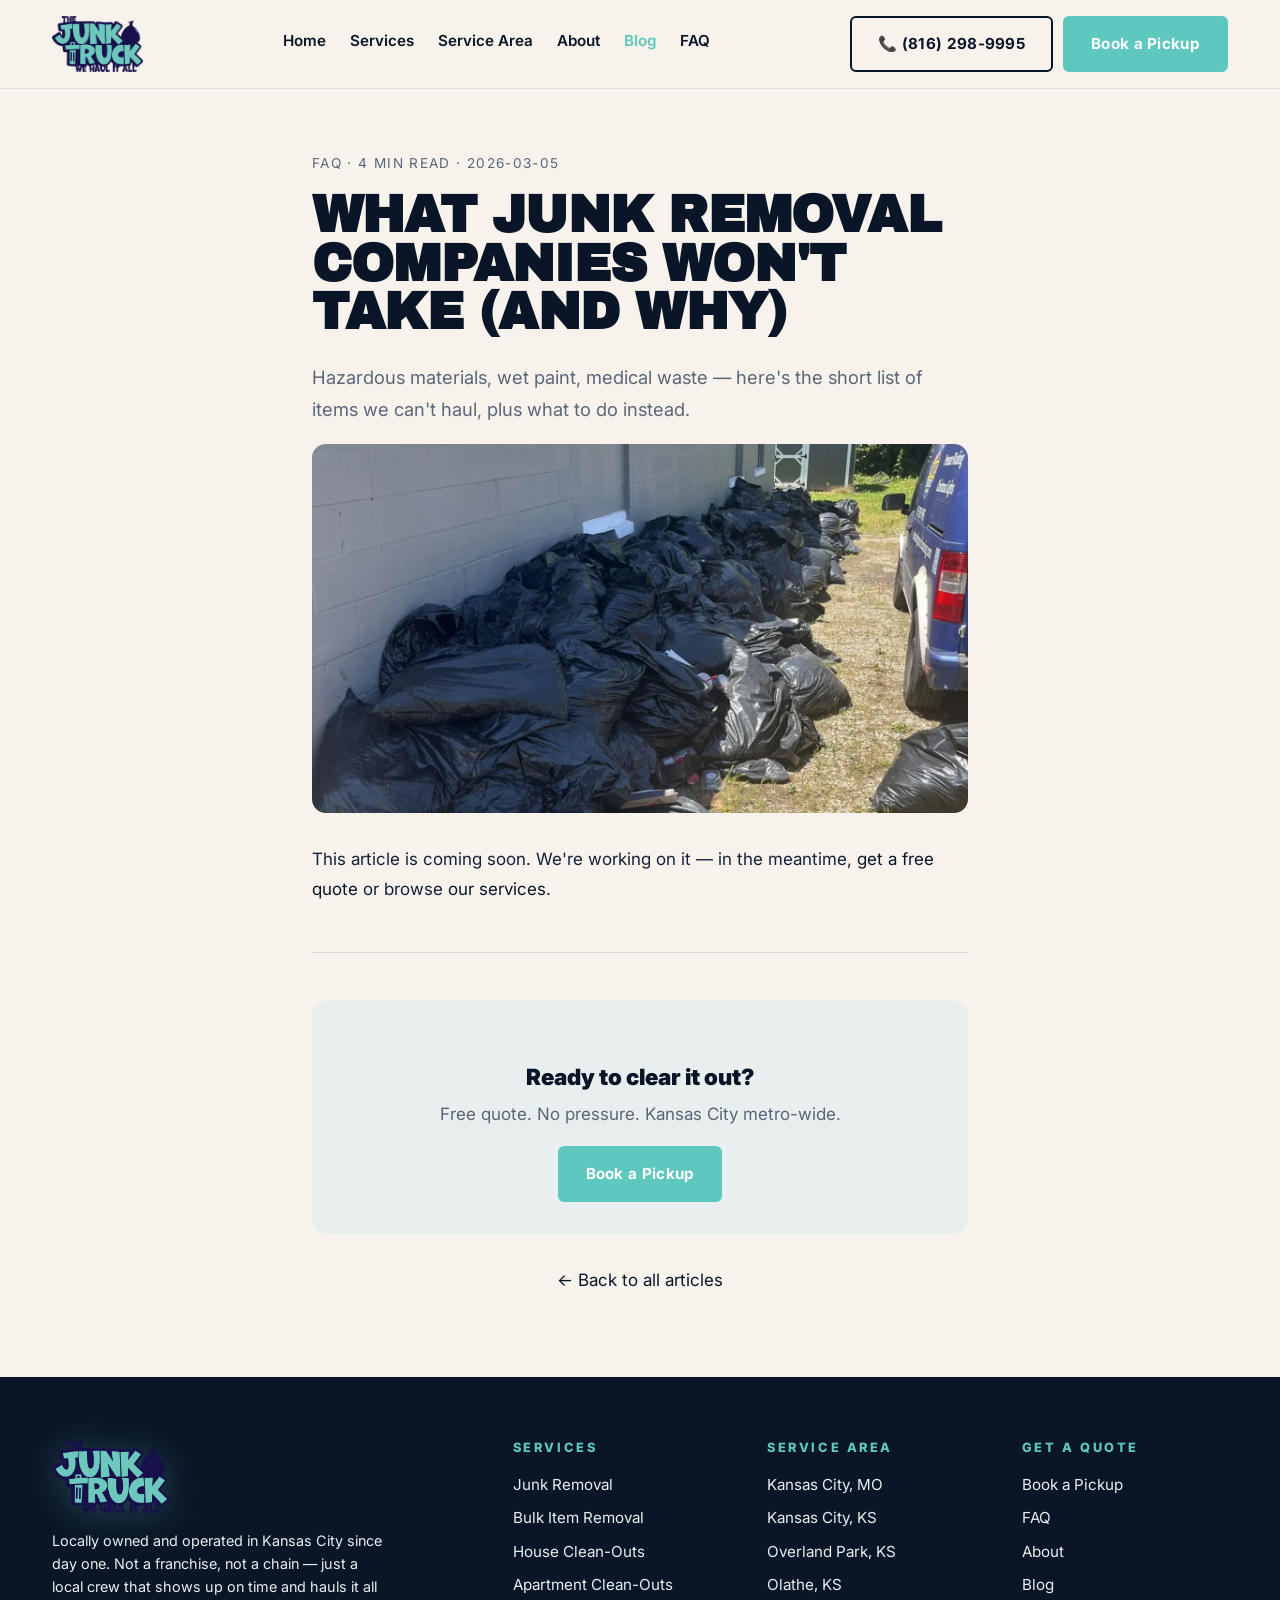
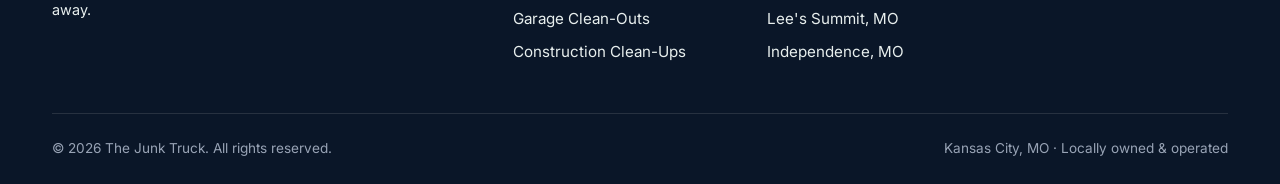
<file: blog/what-junk-removal-wont-take.html>
<!DOCTYPE html>
<html lang="en">
<head>
  <meta charset="UTF-8">
  <meta name="viewport" content="width=device-width, initial-scale=1.0">
  <title>What Junk Removal Companies Won't Take (and Why) | The Junk Truck Blog</title>
  <meta name="description" content="Hazardous materials, wet paint, medical waste — here's the short list of items we can't haul, plus what to do instead.">
  <link rel="canonical" href="https://junktruck123.com/blog/what-junk-removal-wont-take.html">

  <!-- Open Graph -->
  <meta property="og:title" content="What Junk Removal Companies Won't Take (and Why) | The Junk Truck Blog">
  <meta property="og:description" content="Hazardous materials, wet paint, medical waste — here's the short list of items we can't haul, plus what to do instead.">
  <meta property="og:type" content="website">
  <meta property="og:url" content="https://junktruck123.com/blog/what-junk-removal-wont-take.html">
  <meta property="og:image" content="https://junktruck123.com/assets/images/hero-truck.webp">
  <meta property="og:locale" content="en_US">

  <!-- Twitter -->
  <meta name="twitter:card" content="summary_large_image">
  <meta name="twitter:title" content="What Junk Removal Companies Won't Take (and Why) | The Junk Truck Blog">
  <meta name="twitter:description" content="Hazardous materials, wet paint, medical waste — here's the short list of items we can't haul, plus what to do instead.">

  <!-- Fonts -->
  <link rel="preconnect" href="https://fonts.googleapis.com">
  <link rel="preconnect" href="https://fonts.gstatic.com" crossorigin>
  <link href="https://fonts.googleapis.com/css2?family=Archivo+Black&family=Inter:wght@400;500;600;700;800&family=JetBrains+Mono:wght@400;600&display=swap" rel="stylesheet">

  <!-- Styles -->
  <link rel="stylesheet" href="../css/styles.css">

  <!-- Favicon -->
  <link rel="icon" type="image/svg+xml" href="data:image/svg+xml,%3Csvg xmlns='http://www.w3.org/2000/svg' viewBox='0 0 44 44'%3E%3Crect x='1' y='1' width='42' height='42' rx='8' fill='%230a1628'/%3E%3Cpath d='M6 26 L6 18 L22 18 L26 14 L34 14 L38 18 L38 26 Z' fill='none' stroke='%235ec8be' stroke-width='2.5' stroke-linejoin='round'/%3E%3Ccircle cx='13' cy='30' r='3' fill='none' stroke='%235ec8be' stroke-width='2.5'/%3E%3Ccircle cx='31' cy='30' r='3' fill='none' stroke='%235ec8be' stroke-width='2.5'/%3E%3Crect x='28' y='19' width='6' height='5' fill='%235ec8be'/%3E%3C/svg%3E">
  <meta name="theme-color" content="#0a1628">

  <script type="application/ld+json">{"@context":"https://schema.org","@type":"BlogPosting","headline":"What Junk Removal Companies Won't Take (and Why)","datePublished":"2026-03-05","image":"https://junktruck123.com/assets/images/construction-debris.webp","author":{"@type":"Organization","name":"The Junk Truck"},"publisher":{"@type":"Organization","name":"The Junk Truck"}}</script>
</head>
<body>
<a href="#main" class="skip-link">Skip to main content</a>
<header class="site-header">
  <div class="container">
    <div class="nav">
      <a href="../index.html" class="brand" aria-label="The Junk Truck home">
        <img src="../assets/images/logo.png" alt="The Junk Truck — Kansas City" class="brand-logo" width="220" height="136" loading="eager" decoding="async">
        </a>
      <nav aria-label="Primary">
        <ul class="nav-links">
          <li><a href="../index.html" class="">Home</a></li>
<li><a href="../services.html" class="">Services</a></li>
<li><a href="../locations.html" class="">Service Area</a></li>
<li><a href="../about.html" class="">About</a></li>
<li><a href="../blog.html" class="active">Blog</a></li>
<li><a href="../faq.html" class="">FAQ</a></li>

        </ul>
      </nav>
      <div class="nav-cta">
        <a href="tel:+18162989995" class="btn btn-outline" aria-label="Call The Junk Truck at (816) 298-9995">📞 (816) 298-9995</a>
        <a href="../book.html" class="btn btn-primary">Book a Pickup</a>
      </div>
      <button class="nav-toggle" aria-expanded="false" aria-controls="mobile-menu" aria-label="Toggle menu">
        <span></span><span></span><span></span>
      </button>
    </div>
  </div>
  <div id="mobile-menu" class="mobile-menu" role="navigation" aria-label="Mobile">
    <ul>
      <li><a href="../index.html">Home</a></li>
<li><a href="../services.html">Services</a></li>
<li><a href="../locations.html">Service Area</a></li>
<li><a href="../about.html">About</a></li>
<li><a href="../blog.html">Blog</a></li>
<li><a href="../faq.html">FAQ</a></li>

      <li><a href="tel:+18162989995" class="btn btn-outline" aria-label="Call The Junk Truck">📞 Call (816) 298-9995</a></li>
      <li><a href="../book.html" class="btn btn-primary">Book a Pickup</a></li>
    </ul>
  </div>
</header>

<main id="main">
<article class="article">
  <div class="container">
    <div class="meta">FAQ · 4 min read · 2026-03-05</div>
    <h1>What Junk Removal Companies Won't Take (and Why)</h1>
    <p class="lead" style="color: var(--muted); font-size: 1.15rem;">Hazardous materials, wet paint, medical waste — here's the short list of items we can't haul, plus what to do instead.</p>
    <div class="hero-img"><img src="../assets/images/construction-debris.webp" alt="What Junk Removal Companies Won't Take (and Why)" loading="eager"></div>
    <p>This article is coming soon. We're working on it — in the meantime, <a href="../book.html">get a free quote</a> or browse <a href="../services.html">our services</a>.</p>
    <hr style="margin: var(--s-7) 0; border: 0; border-top: 1px solid rgba(20,24,32,0.12);">
    <div style="background: var(--bone); padding: var(--s-6); border-radius: var(--radius-lg); text-align: center;">
      <h3 style="font-family: var(--sans); letter-spacing: 0; text-transform: none; font-size: 1.4rem;">Ready to clear it out?</h3>
      <p style="color: var(--muted); margin-bottom: var(--s-4);">Free quote. No pressure. Kansas City metro-wide.</p>
      <a href="../book.html" class="btn btn-primary">Book a Pickup</a>
    </div>
    <p style="margin-top: var(--s-6); text-align: center;"><a href="../blog.html">← Back to all articles</a></p>
  </div>
</article>
</main>
<footer class="site-footer">
  <div class="container">
    <div class="footer-grid">
      <div class="footer-brand">
        <div class="brand">
          <img src="../assets/images/logo.png" alt="The Junk Truck — Kansas City" class="brand-logo" width="220" height="136" loading="eager" decoding="async">
          </div>
        <p>Locally owned and operated in Kansas City since day one. Not a franchise, not a chain — just a local crew that shows up on time and hauls it all away.</p>
      </div>
      <div>
        <h4>Services</h4>
        <ul><li><a href="../services.html#junk-removal">Junk Removal</a></li>
<li><a href="../services.html#bulk-item-removal">Bulk Item Removal</a></li>
<li><a href="../services.html#house-clean-outs">House Clean-Outs</a></li>
<li><a href="../services.html#apartment-clean-outs">Apartment Clean-Outs</a></li>
<li><a href="../services.html#garage-clean-outs">Garage Clean-Outs</a></li>
<li><a href="../services.html#construction-clean-ups">Construction Clean-Ups</a></li>
</ul>
      </div>
      <div>
        <h4>Service Area</h4>
        <ul><li><a href="../locations.html">Kansas City, MO</a></li>
<li><a href="../locations.html">Kansas City, KS</a></li>
<li><a href="../locations.html">Overland Park, KS</a></li>
<li><a href="../locations.html">Olathe, KS</a></li>
<li><a href="../locations.html">Lee's Summit, MO</a></li>
<li><a href="../locations.html">Independence, MO</a></li>
</ul>
      </div>
      <div>
        <h4>Get a Quote</h4>
        <ul>
          <li><a href="../book.html">Book a Pickup</a></li>
          <li><a href="../faq.html">FAQ</a></li>
          <li><a href="../about.html">About</a></li>
          <li><a href="../blog.html">Blog</a></li>
        </ul>
      </div>
    </div>
    <div class="copyright">
      <div>© 2026 The Junk Truck. All rights reserved.</div>
      <div>Kansas City, MO · Locally owned &amp; operated</div>
    </div>
  </div>
</footer>
<script src="../js/main.js" defer></script>
</body></html>
</file>
<file: css/styles.css>
/* ============================================================
   THE JUNK TRUCK — Kansas City, MO
   Design System — matches the truck wrap
   Palette: Deep Navy + Aqua Teal + Off-white
============================================================ */

:root {
  /* Colors — match truck wrap (deep navy + aqua teal glow) */
  --ink: #0a1628;            /* truck wrap base navy */
  --ink-2: #14213a;
  --navy: #1d2358;           /* logo deep navy/indigo */
  --cream: #f7f3ec;          /* off-white paper */
  --bone: #e8efee;           /* very faint teal-tinted bone */
  --rule: #233052;
  --orange: #5ec8be;         /* PRIMARY teal — replaces former safety-orange role */
  --orange-2: #6dd5cb;       /* lighter aqua teal */
  --orange-deep: #2da498;    /* deep teal */
  --yellow: #ffd45e;         /* warm accent retained */
  --green: #1d4944;           /* deep teal-green for icons */
  --teal: #5ec8be;           /* explicit teal alias */
  --teal-glow: #40c8d0;      /* cyan glow accent */
  --muted: #5a6678;
  --muted-light: #98a3b5;

  /* Type */
  --sans: "Inter", -apple-system, BlinkMacSystemFont, "Segoe UI", Roboto, sans-serif;
  --display: "Archivo Black", "Anton", "Arial Black", system-ui, sans-serif;
  --mono: "JetBrains Mono", ui-monospace, monospace;

  /* Sizes — fluid type */
  --h1: clamp(2.5rem, 5.5vw + 1rem, 6.25rem);
  --h2: clamp(2rem, 3.5vw + 1rem, 4rem);
  --h3: clamp(1.35rem, 1.6vw + 1rem, 2rem);
  --h4: clamp(1.1rem, 0.7vw + 0.9rem, 1.3rem);
  --lead: clamp(1.05rem, 0.5vw + 0.9rem, 1.25rem);
  --body: 1rem;
  --small: 0.875rem;

  /* Space scale */
  --s-1: 0.25rem;
  --s-2: 0.5rem;
  --s-3: 0.75rem;
  --s-4: 1rem;
  --s-5: 1.5rem;
  --s-6: 2rem;
  --s-7: 3rem;
  --s-8: 4rem;
  --s-9: 6rem;
  --s-10: 8rem;

  /* Layout */
  --content-max: 1240px;
  --radius: 6px;
  --radius-lg: 14px;
  --shadow-sm: 0 1px 2px rgba(20, 24, 32, 0.06), 0 1px 3px rgba(20, 24, 32, 0.08);
  --shadow: 0 4px 20px rgba(20, 24, 32, 0.08), 0 1px 3px rgba(20, 24, 32, 0.05);
  --shadow-lg: 0 24px 60px rgba(20, 24, 32, 0.12), 0 4px 12px rgba(20, 24, 32, 0.08);

  /* Motion */
  --ease: cubic-bezier(.2, .7, .2, 1);
  --t-fast: 140ms;
  --t: 240ms;
  --t-slow: 420ms;
}

/* ------------------------------ Base ------------------------------ */

* { box-sizing: border-box; }
html { -webkit-text-size-adjust: 100%; scroll-behavior: smooth; }
body {
  margin: 0;
  font-family: var(--sans);
  font-size: var(--body);
  line-height: 1.6;
  color: var(--ink);
  background: var(--cream);
  -webkit-font-smoothing: antialiased;
  text-rendering: optimizeLegibility;
}

img, svg { display: block; max-width: 100%; height: auto; }
a { color: var(--ink); text-decoration: none; transition: color var(--t-fast) var(--ease); }
a:hover { color: var(--orange); }

h1, h2, h3, h4 {
  font-family: var(--display);
  font-weight: 900;
  line-height: 0.95;
  letter-spacing: -0.015em;
  text-transform: uppercase;
  margin: 0 0 0.5em;
}
h1 { font-size: var(--h1); }
h2 { font-size: var(--h2); }
h3 { font-size: var(--h3); line-height: 1.05; }
h4 { font-size: var(--h4); line-height: 1.15; text-transform: none; letter-spacing: 0; font-family: var(--sans); font-weight: 800; }

p { margin: 0 0 1em; max-width: 68ch; }
p.lead { font-size: var(--lead); line-height: 1.55; }

ul, ol { margin: 0 0 1em; padding-left: 1.25rem; }
li { margin-bottom: 0.4em; }

strong { font-weight: 700; }
em { font-style: italic; }

::selection { background: var(--orange); color: #fff; }

/* ------------------------------ Utilities ------------------------------ */
.container {
  max-width: var(--content-max);
  margin: 0 auto;
  padding: 0 var(--s-5);
}
@media (min-width: 768px) { .container { padding: 0 var(--s-6); } }

.section { padding: var(--s-9) 0; }
.section-sm { padding: var(--s-7) 0; }
.section-dark { background: var(--ink); color: var(--cream); }
.section-dark h1, .section-dark h2, .section-dark h3 { color: var(--cream); }
.section-dark a { color: var(--cream); }
.section-dark a:hover { color: var(--orange-2); }

.eyebrow {
  display: inline-flex;
  align-items: center;
  gap: var(--s-2);
  font-family: var(--sans);
  font-weight: 700;
  font-size: 0.75rem;
  letter-spacing: 0.15em;
  text-transform: uppercase;
  color: var(--orange);
  margin-bottom: var(--s-4);
}
.eyebrow::before {
  content: "";
  width: 28px; height: 2px;
  background: var(--orange);
}

.accent { color: var(--orange); }
.text-muted { color: var(--muted); }
.text-center { text-align: center; }
.max-measure { max-width: 62ch; }
.max-measure-lg { max-width: 74ch; }

.grid { display: grid; gap: var(--s-5); }
.grid-2 { grid-template-columns: 1fr; }
.grid-3 { grid-template-columns: 1fr; }
.grid-4 { grid-template-columns: 1fr 1fr; }
@media (min-width: 768px) {
  .grid-2 { grid-template-columns: 1fr 1fr; gap: var(--s-6); }
  .grid-3 { grid-template-columns: 1fr 1fr 1fr; gap: var(--s-6); }
  .grid-4 { grid-template-columns: 1fr 1fr 1fr 1fr; gap: var(--s-5); }
}

/* ------------------------------ Buttons ------------------------------ */
.btn {
  display: inline-flex;
  align-items: center;
  gap: var(--s-2);
  font-family: var(--sans);
  font-weight: 700;
  font-size: 0.95rem;
  letter-spacing: 0.02em;
  padding: 14px 26px;
  border: 2px solid var(--ink);
  border-radius: var(--radius);
  background: var(--ink);
  color: var(--cream);
  cursor: pointer;
  white-space: nowrap;
  text-decoration: none;
  transition: transform var(--t-fast) var(--ease), box-shadow var(--t) var(--ease), background var(--t-fast) var(--ease);
}
.btn svg { width: 18px; height: 18px; flex-shrink: 0; }
.btn:hover { transform: translateY(-2px); box-shadow: var(--shadow-lg); color: var(--cream); background: var(--ink-2); }
.btn-primary {
  background: var(--orange);
  border-color: var(--orange);
  color: #fff;
}
.btn-primary:hover { background: var(--orange-deep); border-color: var(--orange-deep); color: #fff; }
.btn-outline {
  background: transparent;
  color: var(--ink);
}
.btn-outline:hover { background: var(--ink); color: var(--cream); }
.section-dark .btn-outline { color: var(--cream); border-color: var(--cream); }
.section-dark .btn-outline:hover { background: var(--cream); color: var(--ink); }
.btn-lg { padding: 18px 32px; font-size: 1.05rem; }

.btn-group { display: flex; flex-wrap: wrap; gap: var(--s-3); }

/* ------------------------------ Nav ------------------------------ */
.site-header {
  position: sticky; top: 0; z-index: 50;
  background: var(--cream);
  border-bottom: 1px solid rgba(20, 24, 32, 0.08);
  backdrop-filter: saturate(180%) blur(8px);
}
.nav {
  display: flex;
  align-items: center;
  justify-content: space-between;
  padding: var(--s-4) 0;
  gap: var(--s-5);
}
.brand { display: flex; align-items: center; gap: var(--s-3); }
.brand svg { width: 44px; height: 44px; }
.brand-logo {
  display: block;
  height: 56px;
  width: auto;
  max-width: 220px;
  object-fit: contain;
}
.footer-brand .brand-logo {
  height: 72px;
  max-width: 280px;
  filter: drop-shadow(0 4px 16px rgba(94,200,190,0.25));
}
@media (max-width: 720px) {
  .brand-logo { height: 44px; max-width: 170px; }
}
.brand-text {
  font-family: var(--display);
  font-size: 1.15rem;
  line-height: 0.9;
  letter-spacing: -0.01em;
  text-transform: uppercase;
  color: var(--ink);
}
.brand-text small { display: block; font-family: var(--sans); font-size: 0.65rem; letter-spacing: 0.2em; color: var(--orange); font-weight: 700; }

.nav-links {
  display: none;
  gap: var(--s-5);
  align-items: center;
  list-style: none;
  padding: 0; margin: 0;
}
.nav-links a {
  font-weight: 600;
  font-size: 0.95rem;
  color: var(--ink);
}
.nav-links a.active { color: var(--orange); }
.nav-cta { display: none; gap: 0.625rem; align-items: center; }

@media (min-width: 960px) {
  .nav-links, .nav-cta { display: flex; }
}
.nav-cta .btn-outline { white-space: nowrap; }

.nav-toggle {
  display: flex;
  flex-direction: column; gap: 4px;
  width: 36px; height: 36px;
  justify-content: center; align-items: center;
  background: transparent; border: 0;
  cursor: pointer;
}
.nav-toggle span { width: 22px; height: 2px; background: var(--ink); transition: transform var(--t) var(--ease), opacity var(--t) var(--ease); }
.nav-toggle[aria-expanded="true"] span:nth-child(1) { transform: translateY(6px) rotate(45deg); }
.nav-toggle[aria-expanded="true"] span:nth-child(2) { opacity: 0; }
.nav-toggle[aria-expanded="true"] span:nth-child(3) { transform: translateY(-6px) rotate(-45deg); }
@media (min-width: 960px) { .nav-toggle { display: none; } }

.mobile-menu {
  display: none;
  background: var(--cream);
  border-bottom: 1px solid rgba(20,24,32,0.08);
}
.mobile-menu.open { display: block; }
.mobile-menu ul {
  list-style: none; padding: var(--s-4) var(--s-5); margin: 0;
  display: flex; flex-direction: column; gap: var(--s-3);
}
.mobile-menu a {
  display: block; padding: var(--s-2) 0;
  font-weight: 600; font-size: 1.05rem;
}
.mobile-menu .btn { margin-top: var(--s-3); width: 100%; justify-content: center; }

/* ------------------------------ Hero ------------------------------ */
.hero {
  position: relative;
  overflow: hidden;
  background: var(--ink);
  color: var(--cream);
  padding: var(--s-8) 0 var(--s-9);
}
.hero::before {
  content: "";
  position: absolute; inset: 0;
  background: linear-gradient(135deg, rgba(20,24,32,0.92) 0%, rgba(20,24,32,0.55) 60%, rgba(20,24,32,0.35) 100%),
              url("../assets/images/hero-truck.webp") center/cover no-repeat;
  z-index: 0;
}
.hero > * { position: relative; z-index: 1; }
.hero .container { position: relative; z-index: 1; }
.hero-inner { max-width: 880px; padding: var(--s-7) 0; }
.hero h1 {
  color: #fff;
  font-size: clamp(3rem, 8vw, 7rem);
}
.hero h1 .stroke {
  -webkit-text-stroke: 2px var(--cream);
  color: transparent;
}
.hero h1 .accent-word {
  color: var(--orange);
  font-style: italic;
}
.hero .lead {
  color: var(--cream);
  max-width: 620px;
  margin-bottom: var(--s-6);
  font-size: var(--lead);
}
.hero .btn-group { margin-top: var(--s-5); }
.hero-meta {
  display: flex; flex-wrap: wrap; gap: var(--s-6);
  margin-top: var(--s-7);
  padding-top: var(--s-5);
  border-top: 1px solid rgba(247,243,236,0.15);
  color: var(--cream);
}
.hero-meta .item {
  display: flex; align-items: center; gap: var(--s-2);
  font-weight: 700; font-size: 0.9rem;
  letter-spacing: 0.05em;
  text-transform: uppercase;
}
.hero-meta .item svg { width: 20px; height: 20px; color: var(--orange); flex-shrink: 0; }

/* ------------------------------ Page hero (non-home) ------------------------------ */
.page-hero {
  background: var(--ink);
  color: var(--cream);
  padding: var(--s-8) 0 var(--s-7);
  position: relative;
  overflow: hidden;
}
.page-hero::after {
  content: "";
  position: absolute;
  top: 0; right: -100px;
  width: 400px; height: 100%;
  background: var(--orange);
  transform: skew(-14deg);
  opacity: 0.08;
  z-index: 0;
}
.page-hero > * { position: relative; z-index: 1; }
.page-hero h1 { color: #fff; max-width: 16ch; }
.page-hero .lead { color: var(--bone); max-width: 640px; }

/* ------------------------------ Cards ------------------------------ */
.card {
  background: #fff;
  border: 1px solid rgba(20,24,32,0.08);
  border-radius: var(--radius-lg);
  padding: var(--s-5);
  transition: transform var(--t) var(--ease), box-shadow var(--t) var(--ease), border-color var(--t) var(--ease);
}
.card:hover { transform: translateY(-4px); box-shadow: var(--shadow-lg); border-color: var(--orange); }

.service-card {
  display: block;
  position: relative;
  padding: var(--s-6);
  background: #fff;
  border: 1px solid rgba(20,24,32,0.1);
  border-radius: var(--radius-lg);
  color: var(--ink);
  transition: transform var(--t) var(--ease), box-shadow var(--t) var(--ease), background var(--t) var(--ease);
}
.service-card:hover {
  transform: translateY(-4px);
  box-shadow: var(--shadow-lg);
  color: var(--ink);
  background: var(--ink);
  color: var(--cream);
}
.service-card:hover h3, .service-card:hover p { color: var(--cream); }
.service-card:hover .service-icon { background: var(--orange); color: #fff; }
.service-card h3 { font-size: 1.35rem; line-height: 1.05; }
.service-card p { font-size: 0.95rem; color: var(--muted); margin-bottom: 0; }
.service-card .service-icon {
  display: inline-flex; align-items: center; justify-content: center;
  width: 52px; height: 52px;
  background: var(--bone);
  color: var(--ink);
  border-radius: var(--radius);
  margin-bottom: var(--s-4);
  transition: background var(--t) var(--ease), color var(--t) var(--ease);
}
.service-card .service-icon svg { width: 26px; height: 26px; }
.service-card .arrow {
  position: absolute; top: var(--s-5); right: var(--s-5);
  opacity: 0; transform: translateX(-6px);
  transition: opacity var(--t) var(--ease), transform var(--t) var(--ease);
  color: var(--orange);
}
.service-card:hover .arrow { opacity: 1; transform: translateX(0); }

/* ------------------------------ Why Choose strip ------------------------------ */
.feature-row {
  display: grid;
  grid-template-columns: 1fr;
  gap: var(--s-5);
}
@media (min-width: 768px) { .feature-row { grid-template-columns: repeat(4, 1fr); gap: var(--s-6); } }
.feature {
  text-align: left;
}
.section section-dark .feature .num { color: var(--orange-2); }
.feature .num {
  display: block;
  font-family: var(--display);
  font-size: 2rem;
  color: var(--orange);
  margin-bottom: var(--s-3);
  line-height: 1;
}
.feature h3 { font-size: 1.2rem; text-transform: none; letter-spacing: 0; font-family: var(--sans); font-weight: 800; margin-bottom: var(--s-2); }
.feature p { font-size: 0.95rem; color: var(--muted); margin: 0; }
.section-dark .feature h3 { color: var(--cream); }
.section-dark .feature p { color: var(--bone); }

/* ------------------------------ Banner / CTA ------------------------------ */
.cta-band {
  background: var(--orange);
  color: #fff;
  padding: var(--s-8) 0;
  text-align: center;
}
.cta-band h2 { color: #fff; }
.cta-band .btn { background: #fff; color: var(--orange); border-color: #fff; }
.cta-band .btn:hover { background: var(--ink); color: #fff; border-color: var(--ink); }

/* ------------------------------ Footer ------------------------------ */
.site-footer {
  background: var(--ink);
  color: var(--bone);
  padding: var(--s-8) 0 var(--s-5);
}
.site-footer h4 {
  color: #fff;
  font-family: var(--sans);
  font-size: 0.8rem;
  letter-spacing: 0.2em;
  text-transform: uppercase;
  margin-bottom: var(--s-4);
  color: var(--orange);
}
.site-footer a { color: var(--bone); font-size: 0.95rem; }
.site-footer a:hover { color: var(--orange); }
.site-footer ul { list-style: none; padding: 0; }
.site-footer li { margin-bottom: var(--s-2); }
.footer-grid {
  display: grid;
  grid-template-columns: 1fr;
  gap: var(--s-6);
  padding-bottom: var(--s-6);
  border-bottom: 1px solid rgba(247,243,236,0.12);
}
@media (min-width: 768px) { .footer-grid { grid-template-columns: 2fr 1fr 1fr 1fr; gap: var(--s-7); } }
.footer-brand { max-width: 340px; }
.footer-brand .brand-text { color: #fff; }
.footer-brand .brand-text small { color: var(--orange); }
.footer-brand p { color: var(--bone); font-size: 0.9rem; margin-top: var(--s-4); }
.copyright {
  margin-top: var(--s-5);
  display: flex; flex-wrap: wrap; justify-content: space-between; gap: var(--s-3);
  font-size: 0.85rem;
  color: var(--muted-light);
}

/* ------------------------------ Service detail sections ------------------------------ */
.service-detail {
  padding: var(--s-8) 0;
  border-bottom: 1px solid rgba(20,24,32,0.08);
}
.service-detail:nth-child(even) { background: var(--bone); }
.service-detail-grid {
  display: grid; grid-template-columns: 1fr; gap: var(--s-6);
}
@media (min-width: 900px) { .service-detail-grid { grid-template-columns: 1.1fr 1fr; gap: var(--s-8); align-items: center; } }
.service-detail h2 { max-width: 14ch; }
.service-detail ul.check-list {
  list-style: none; padding: 0; margin: var(--s-4) 0;
}
.check-list, ul.check-list { list-style: none; padding: 0; }
.service-detail ul.check-list li, ul.check-list li {
  padding-left: 32px;
  position: relative;
  margin-bottom: var(--s-3);
  list-style: none;
}
.service-detail ul.check-list li::before, ul.check-list li::before {
  content: "";
  position: absolute;
  left: 0; top: 6px;
  width: 20px; height: 20px;
  background-color: var(--orange);
  border-radius: 50%;
  background-image: url("data:image/svg+xml,%3Csvg xmlns='http://www.w3.org/2000/svg' width='12' height='12' viewBox='0 0 24 24' fill='none' stroke='white' stroke-width='4' stroke-linecap='round' stroke-linejoin='round'%3E%3Cpolyline points='20 6 9 17 4 12'/%3E%3C/svg%3E");
  background-position: center; background-repeat: no-repeat;
}
.service-detail .img-wrap {
  border-radius: var(--radius-lg); overflow: hidden;
  box-shadow: var(--shadow-lg);
}
.service-detail .img-wrap img { width: 100%; height: 100%; object-fit: cover; }

/* ------------------------------ FAQ Accordion ------------------------------ */
.accordion { margin-top: var(--s-5); max-width: 860px; }
.accordion details {
  border-bottom: 1px solid rgba(20,24,32,0.12);
  padding: var(--s-5) 0;
  transition: background var(--t-fast) var(--ease);
}
.accordion details[open] { }
.accordion summary {
  display: flex;
  align-items: center; justify-content: space-between;
  gap: var(--s-4);
  cursor: pointer;
  list-style: none;
  font-family: var(--sans);
  font-weight: 800;
  font-size: 1.1rem;
  line-height: 1.3;
  color: var(--ink);
  transition: color var(--t-fast) var(--ease);
}
.accordion summary::-webkit-details-marker { display: none; }
.accordion summary:hover { color: var(--orange); }
.accordion summary::after {
  content: "+";
  font-family: var(--display);
  font-size: 2rem;
  line-height: 1;
  color: var(--orange);
  transition: transform var(--t) var(--ease);
  flex-shrink: 0;
  min-width: 24px;
  text-align: center;
}
.accordion details[open] summary::after { content: "–"; }
.accordion details > *:not(summary) { margin-top: var(--s-4); color: var(--muted); }
.accordion details > *:not(summary):last-child { margin-bottom: 0; }

/* ------------------------------ Blog ------------------------------ */
.blog-grid {
  display: grid;
  grid-template-columns: 1fr;
  gap: var(--s-6);
}
@media (min-width: 700px) { .blog-grid { grid-template-columns: 1fr 1fr; } }
@media (min-width: 1024px) { .blog-grid { grid-template-columns: 1fr 1fr 1fr; } }

.post-card {
  display: flex; flex-direction: column;
  background: #fff;
  border: 1px solid rgba(20,24,32,0.08);
  border-radius: var(--radius-lg);
  overflow: hidden;
  transition: transform var(--t) var(--ease), box-shadow var(--t) var(--ease);
}
.post-card:hover { transform: translateY(-4px); box-shadow: var(--shadow-lg); }
.post-card .thumb { aspect-ratio: 16/10; background: var(--bone); overflow: hidden; }
.post-card .thumb img { width: 100%; height: 100%; object-fit: cover; transition: transform var(--t-slow) var(--ease); }
.post-card:hover .thumb img { transform: scale(1.05); }
.post-card .body { padding: var(--s-5); flex: 1; display: flex; flex-direction: column; }
.post-card h3 { font-family: var(--sans); font-weight: 800; text-transform: none; letter-spacing: 0; font-size: 1.25rem; line-height: 1.2; margin-bottom: var(--s-3); }
.post-card .meta { font-size: 0.8rem; color: var(--muted); text-transform: uppercase; letter-spacing: 0.1em; margin-bottom: var(--s-2); }
.post-card p { font-size: 0.95rem; color: var(--muted); flex: 1; }
.post-card .read-more {
  font-weight: 700;
  color: var(--orange);
  margin-top: var(--s-3);
  display: inline-flex; align-items: center; gap: 6px;
}

/* Article content */
.article {
  max-width: 720px; margin: 0 auto;
  padding: var(--s-8) 0;
}
.article .meta { font-size: 0.85rem; color: var(--muted); text-transform: uppercase; letter-spacing: 0.1em; margin-bottom: var(--s-4); }
.article h1 { font-size: clamp(2rem, 4vw, 3.5rem); margin-bottom: var(--s-5); }
.article h2 { font-size: 1.8rem; margin-top: var(--s-7); }
.article h3 { font-size: 1.3rem; margin-top: var(--s-6); text-transform: none; letter-spacing: 0; font-family: var(--sans); }
.article p, .article li { font-size: 1.0625rem; line-height: 1.75; color: var(--ink-2); }
.article .hero-img { margin: 0 calc(var(--s-5) * -1) var(--s-6); border-radius: var(--radius-lg); overflow: hidden; }
@media (min-width: 900px) { .article .hero-img { margin-left: 0; margin-right: 0; } }
.article .hero-img img { width: 100%; aspect-ratio: 16/9; object-fit: cover; }

/* ------------------------------ Locations ------------------------------ */
.locations-grid {
  display: grid;
  grid-template-columns: repeat(auto-fill, minmax(260px, 1fr));
  gap: var(--s-4);
}
.location-card {
  padding: var(--s-5);
  border: 1px solid rgba(20,24,32,0.1);
  border-radius: var(--radius-lg);
  background: #fff;
  transition: transform var(--t) var(--ease), border-color var(--t) var(--ease);
}
.location-card:hover { border-color: var(--orange); transform: translateY(-2px); }
.location-card h3 { font-family: var(--sans); font-weight: 800; text-transform: none; letter-spacing: 0; font-size: 1.15rem; margin-bottom: var(--s-2); }
.location-card .state { font-size: 0.75rem; font-weight: 700; text-transform: uppercase; letter-spacing: 0.15em; color: var(--orange); margin-bottom: var(--s-2); }
.location-card p { font-size: 0.9rem; color: var(--muted); margin-bottom: var(--s-3); }
.location-card .zips { font-family: var(--mono); font-size: 0.8rem; color: var(--muted); }

.service-area-map {
  background: var(--ink);
  border-radius: var(--radius-lg);
  padding: var(--s-7) var(--s-5);
  text-align: center;
  color: var(--cream);
  position: relative;
  overflow: hidden;
}
.service-area-map svg { max-width: 100%; height: auto; margin: 0 auto; display: block; }

/* ------------------------------ Booking form ------------------------------ */
.booking-form {
  background: #fff;
  border: 1px solid rgba(20,24,32,0.1);
  border-radius: var(--radius-lg);
  padding: var(--s-6);
  max-width: 760px;
  margin: 0 auto;
  box-shadow: var(--shadow);
}
.form-row { display: grid; grid-template-columns: 1fr; gap: var(--s-4); margin-bottom: var(--s-4); }
@media (min-width: 600px) { .form-row.two { grid-template-columns: 1fr 1fr; } }
.field label {
  display: block;
  font-weight: 700;
  font-size: 0.85rem;
  text-transform: uppercase;
  letter-spacing: 0.08em;
  margin-bottom: var(--s-2);
  color: var(--ink);
}
.field label .req { color: var(--orange); }
.field input, .field select, .field textarea {
  width: 100%;
  padding: 12px 14px;
  font-family: var(--sans);
  font-size: 1rem;
  color: var(--ink);
  border: 1.5px solid rgba(20,24,32,0.15);
  border-radius: var(--radius);
  background: var(--cream);
  transition: border-color var(--t-fast) var(--ease);
}
.field input:focus, .field select:focus, .field textarea:focus {
  outline: none;
  border-color: var(--orange);
}
.field textarea { min-height: 120px; resize: vertical; }
.field .hint { font-size: 0.8rem; color: var(--muted); margin-top: var(--s-2); }
.field.upload {
  border: 2px dashed rgba(20,24,32,0.2);
  padding: var(--s-5);
  border-radius: var(--radius);
  background: var(--cream);
  text-align: center;
  color: var(--muted);
}
.field.upload svg { margin: 0 auto var(--s-2); width: 32px; height: 32px; color: var(--orange); }

/* ------------------------------ Split (two-column) ------------------------------ */
.split {
  display: grid;
  grid-template-columns: 1fr;
  gap: var(--s-6);
  align-items: center;
}
@media (min-width: 900px) { .split { grid-template-columns: 1fr 1fr; gap: var(--s-8); } }
.split.reverse > :first-child { order: 2; }
.split .img-wrap img { border-radius: var(--radius-lg); box-shadow: var(--shadow-lg); aspect-ratio: 4/3; object-fit: cover; }

/* ------------------------------ Misc ------------------------------ */
.divider {
  width: 60px; height: 4px;
  background: var(--orange);
  margin: var(--s-4) 0;
}
.pill {
  display: inline-block;
  padding: 6px 14px;
  background: rgba(255, 107, 26, 0.1);
  color: var(--orange);
  font-size: 0.8rem;
  font-weight: 700;
  letter-spacing: 0.08em;
  text-transform: uppercase;
  border-radius: 999px;
}
.badge-row { display: flex; flex-wrap: wrap; gap: var(--s-2); margin-bottom: var(--s-4); }
.badge-row .pill { background: var(--bone); color: var(--ink); }

/* Animation */
@keyframes fadeUp {
  from { opacity: 0; transform: translateY(20px); }
  to { opacity: 1; transform: translateY(0); }
}
.fade-up { animation: fadeUp 600ms var(--ease) both; }
.fade-up-delay-1 { animation: fadeUp 600ms var(--ease) 120ms both; }
.fade-up-delay-2 { animation: fadeUp 600ms var(--ease) 240ms both; }

@media (prefers-reduced-motion: reduce) {
  * { animation: none !important; transition: none !important; }
}

/* Skip link */
.skip-link {
  position: absolute;
  top: -100px; left: 0;
  background: var(--ink);
  color: var(--cream);
  padding: var(--s-3) var(--s-4);
  z-index: 100;
}
.skip-link:focus { top: 0; }

/* Reviews */
.reviews-embed{margin-top:16px;}
.reviews-grid{display:grid;grid-template-columns:repeat(3,minmax(0,1fr));gap:var(--s-4);}
.review-card{background:var(--bone);border:1px solid rgba(10,20,30,.08);border-radius:16px;padding:var(--s-5);box-shadow:0 10px 22px rgba(10,20,30,.06);}
.review-card .stars{color:var(--orange);font-weight:900;letter-spacing:.08em;margin-bottom:10px;font-size:1rem;}
.review-card .quote{margin:0 0 10px;line-height:1.6;}
.review-card .meta{margin:0;color:var(--muted);font-weight:700;font-size:.95rem;}
@media (max-width: 900px){.reviews-grid{grid-template-columns:1fr;}}

.fineprint{font-size:0.95rem; opacity:.9; margin-top:12px;}
</file>
